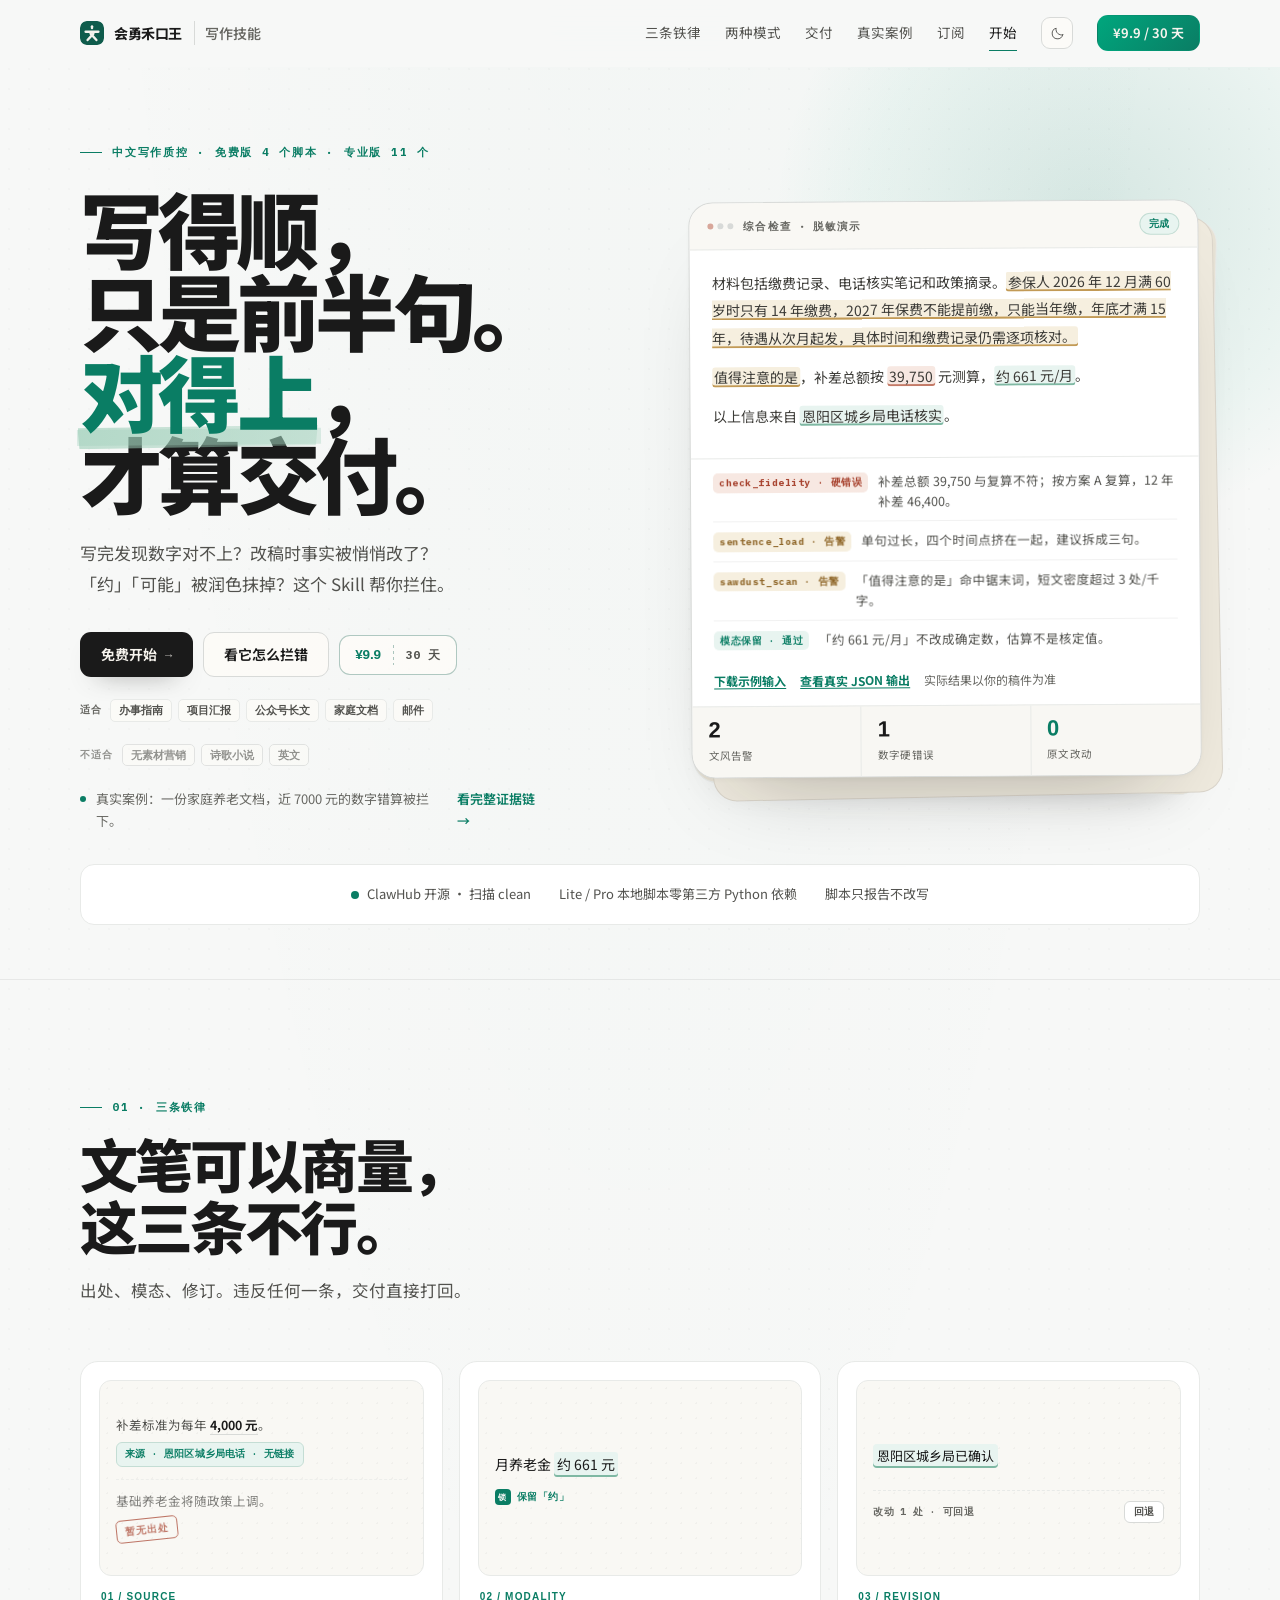
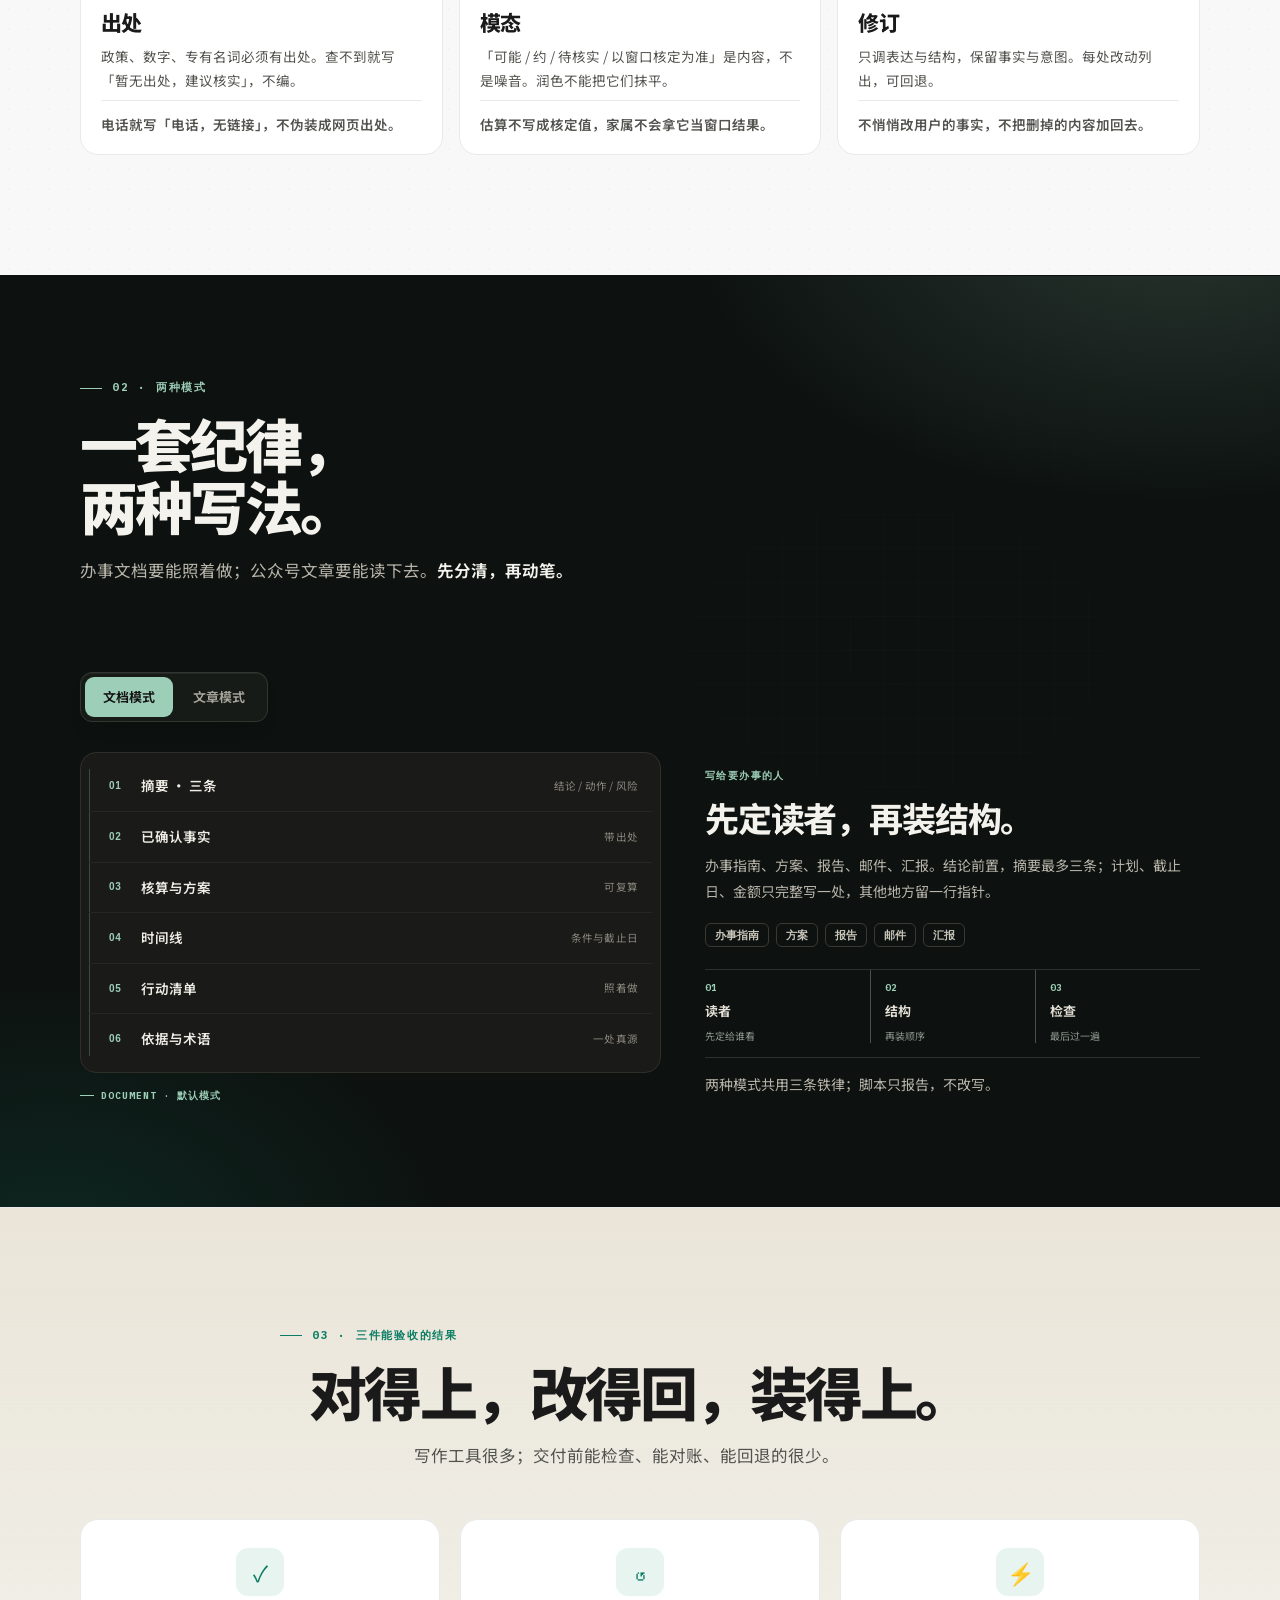
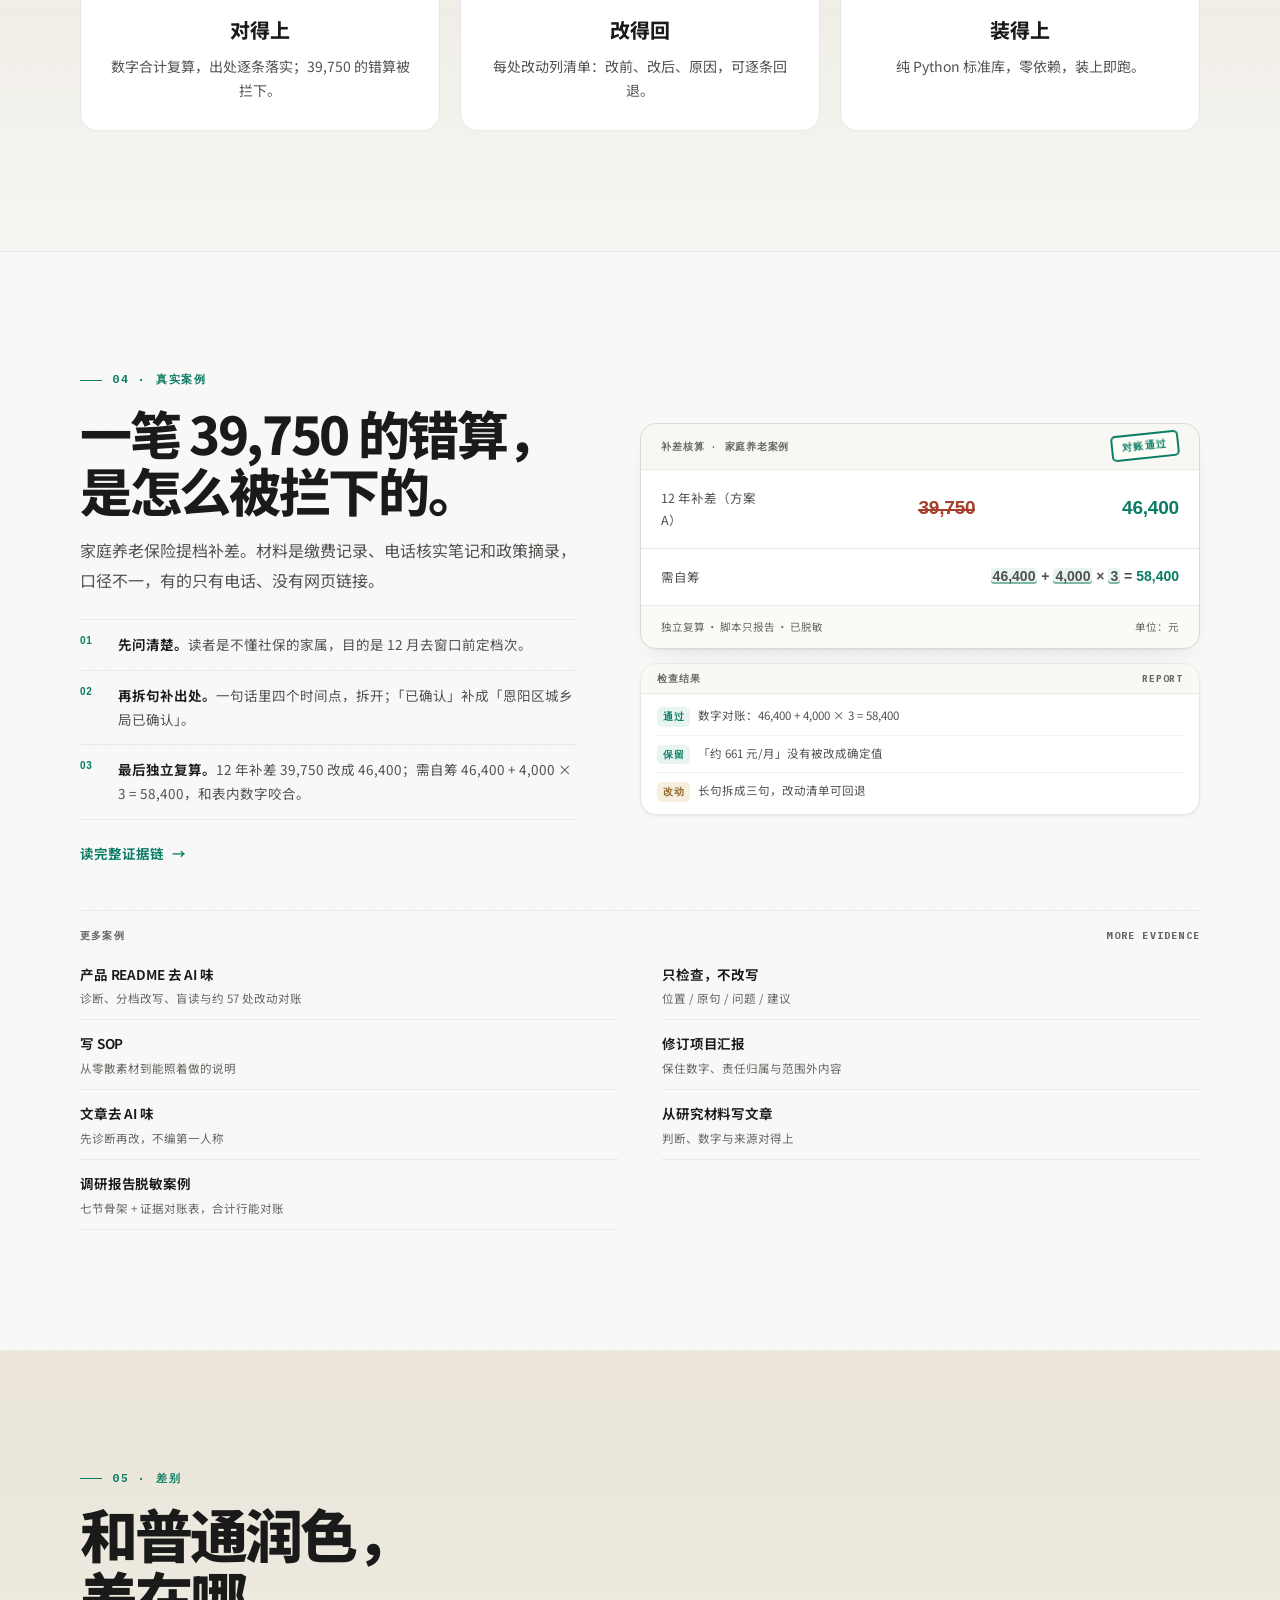
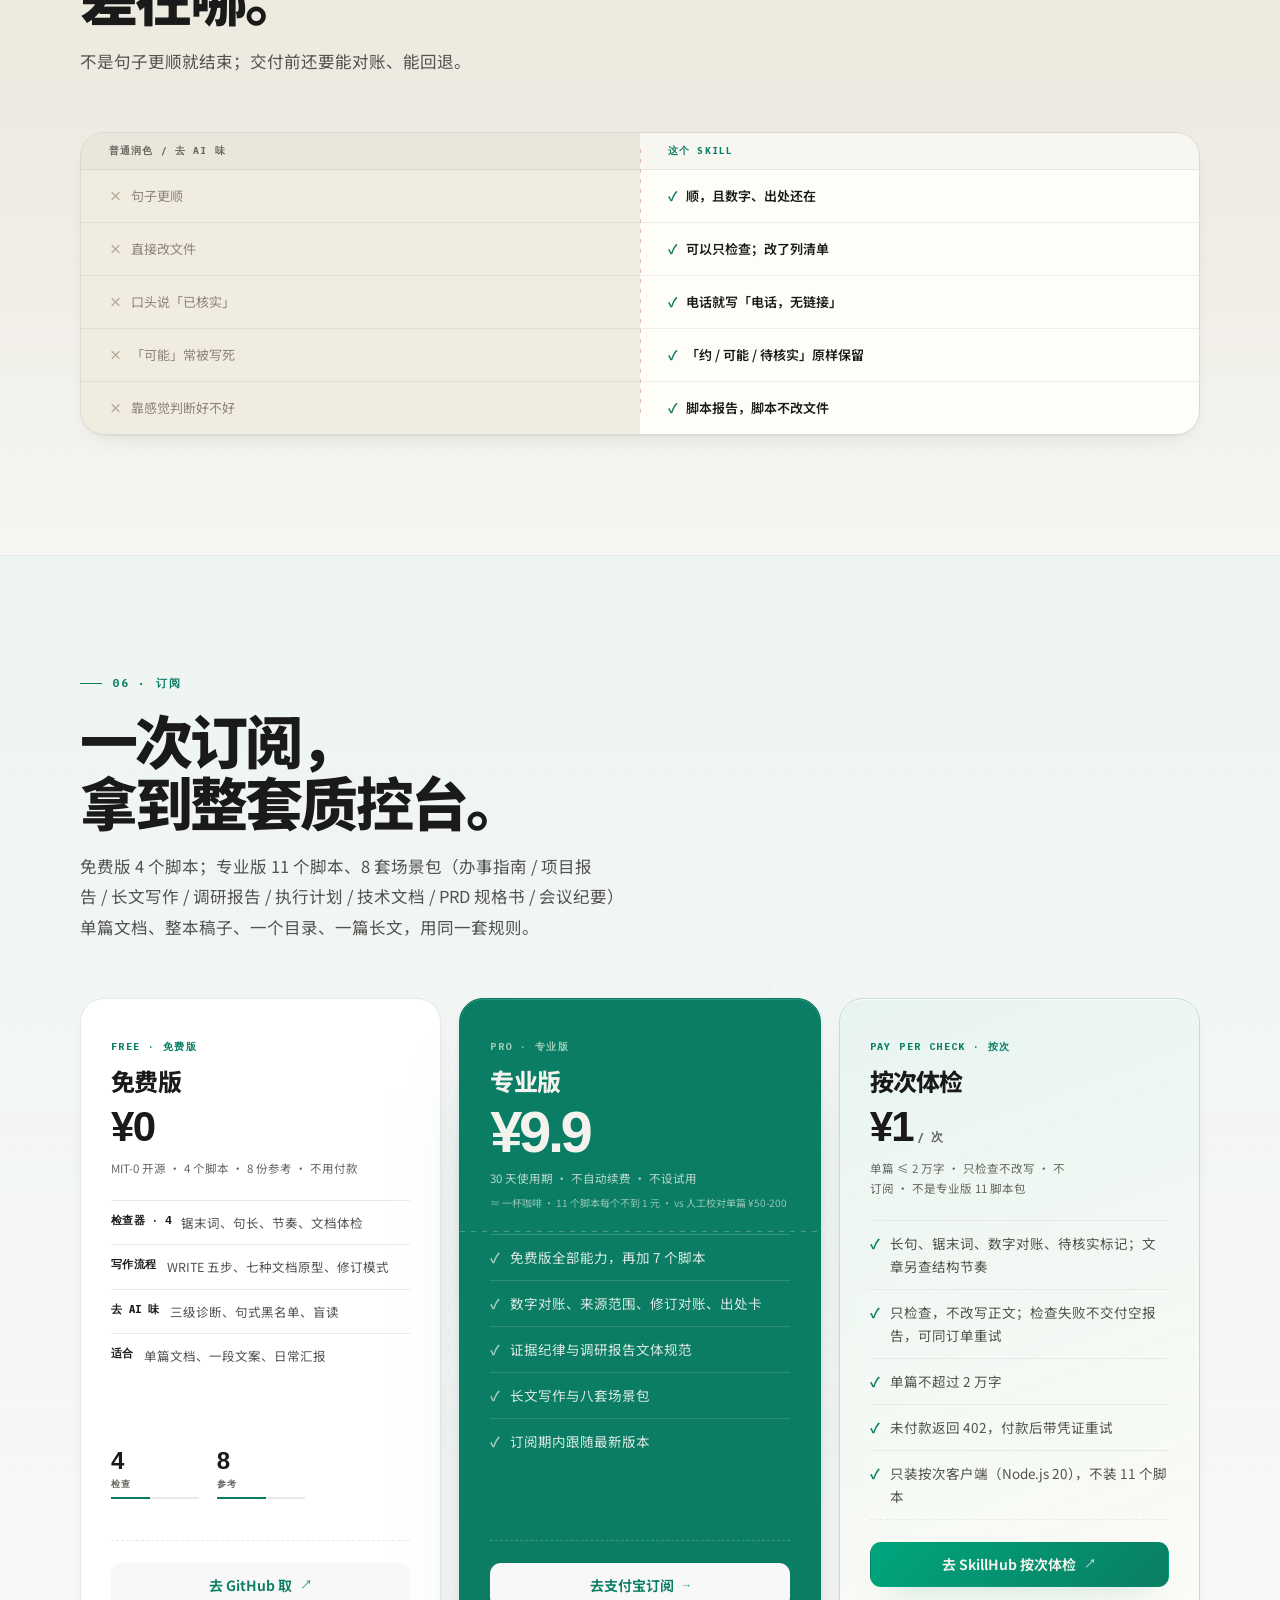
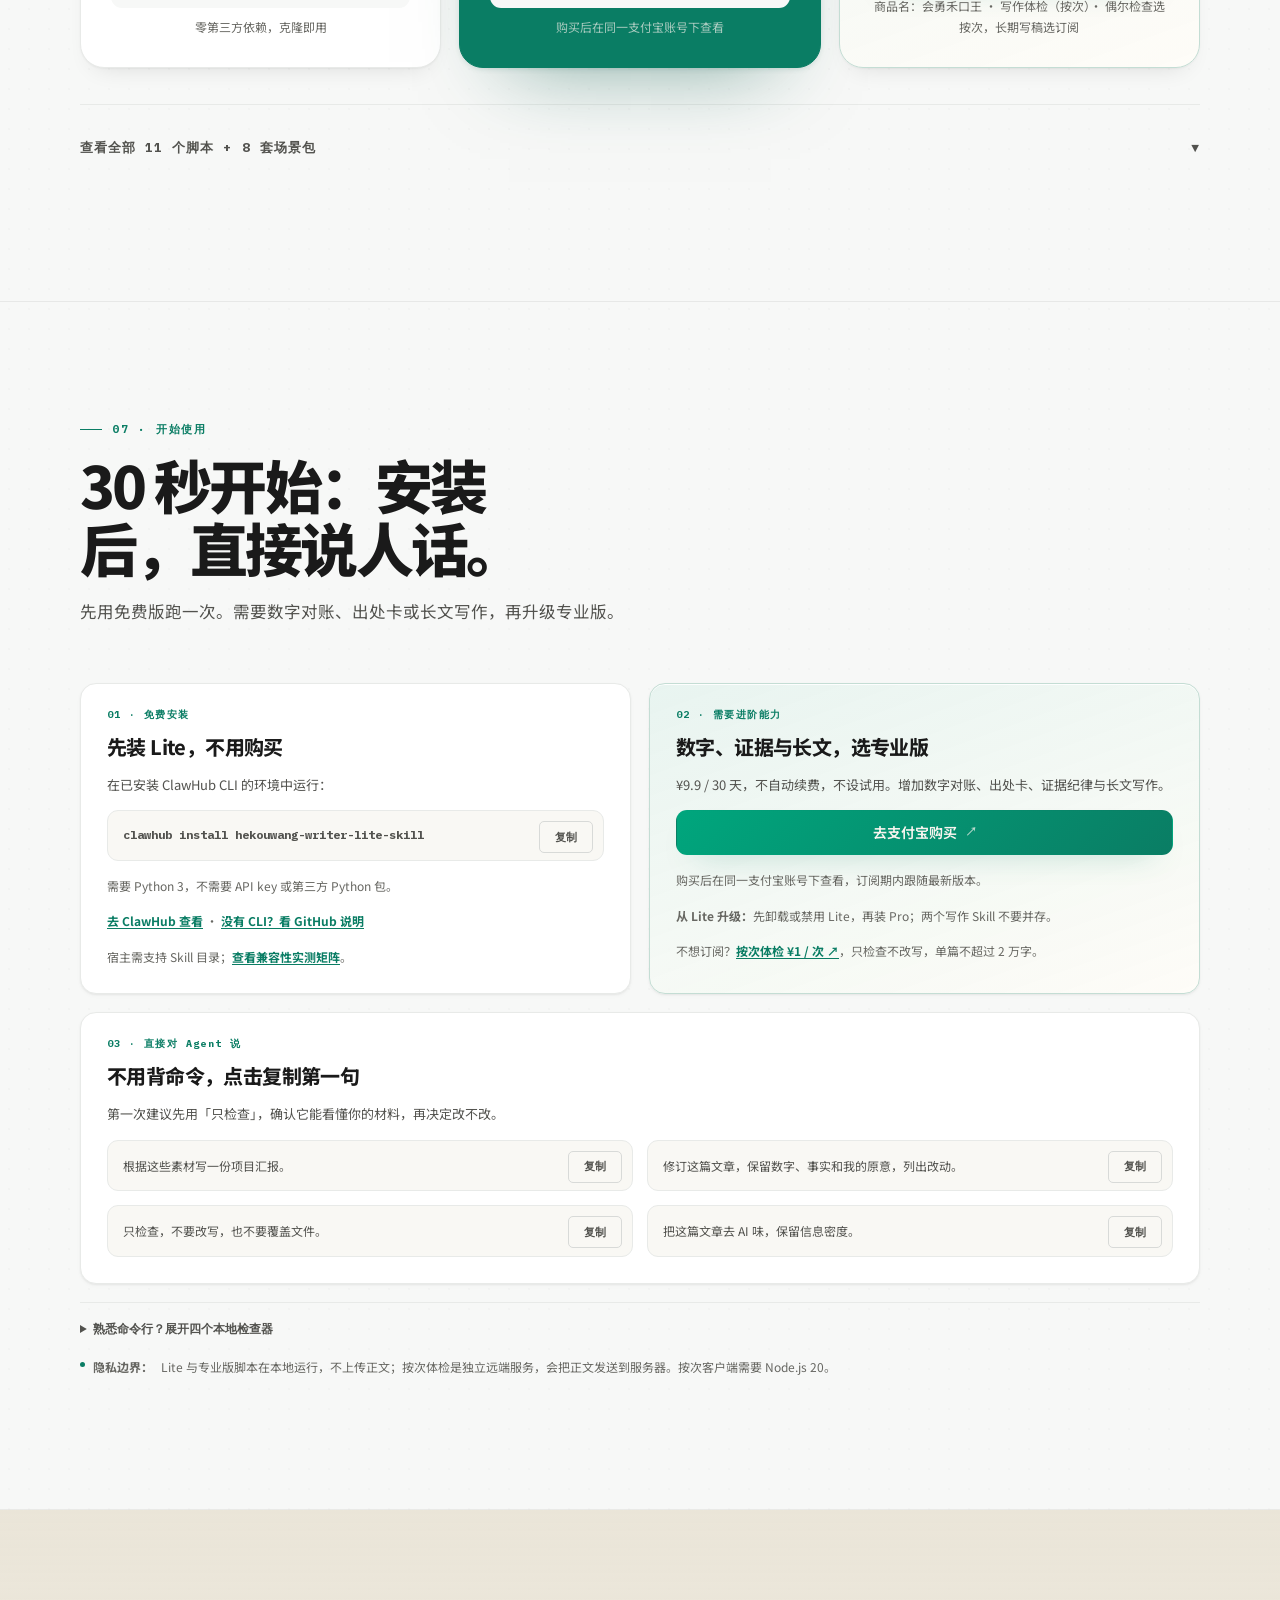
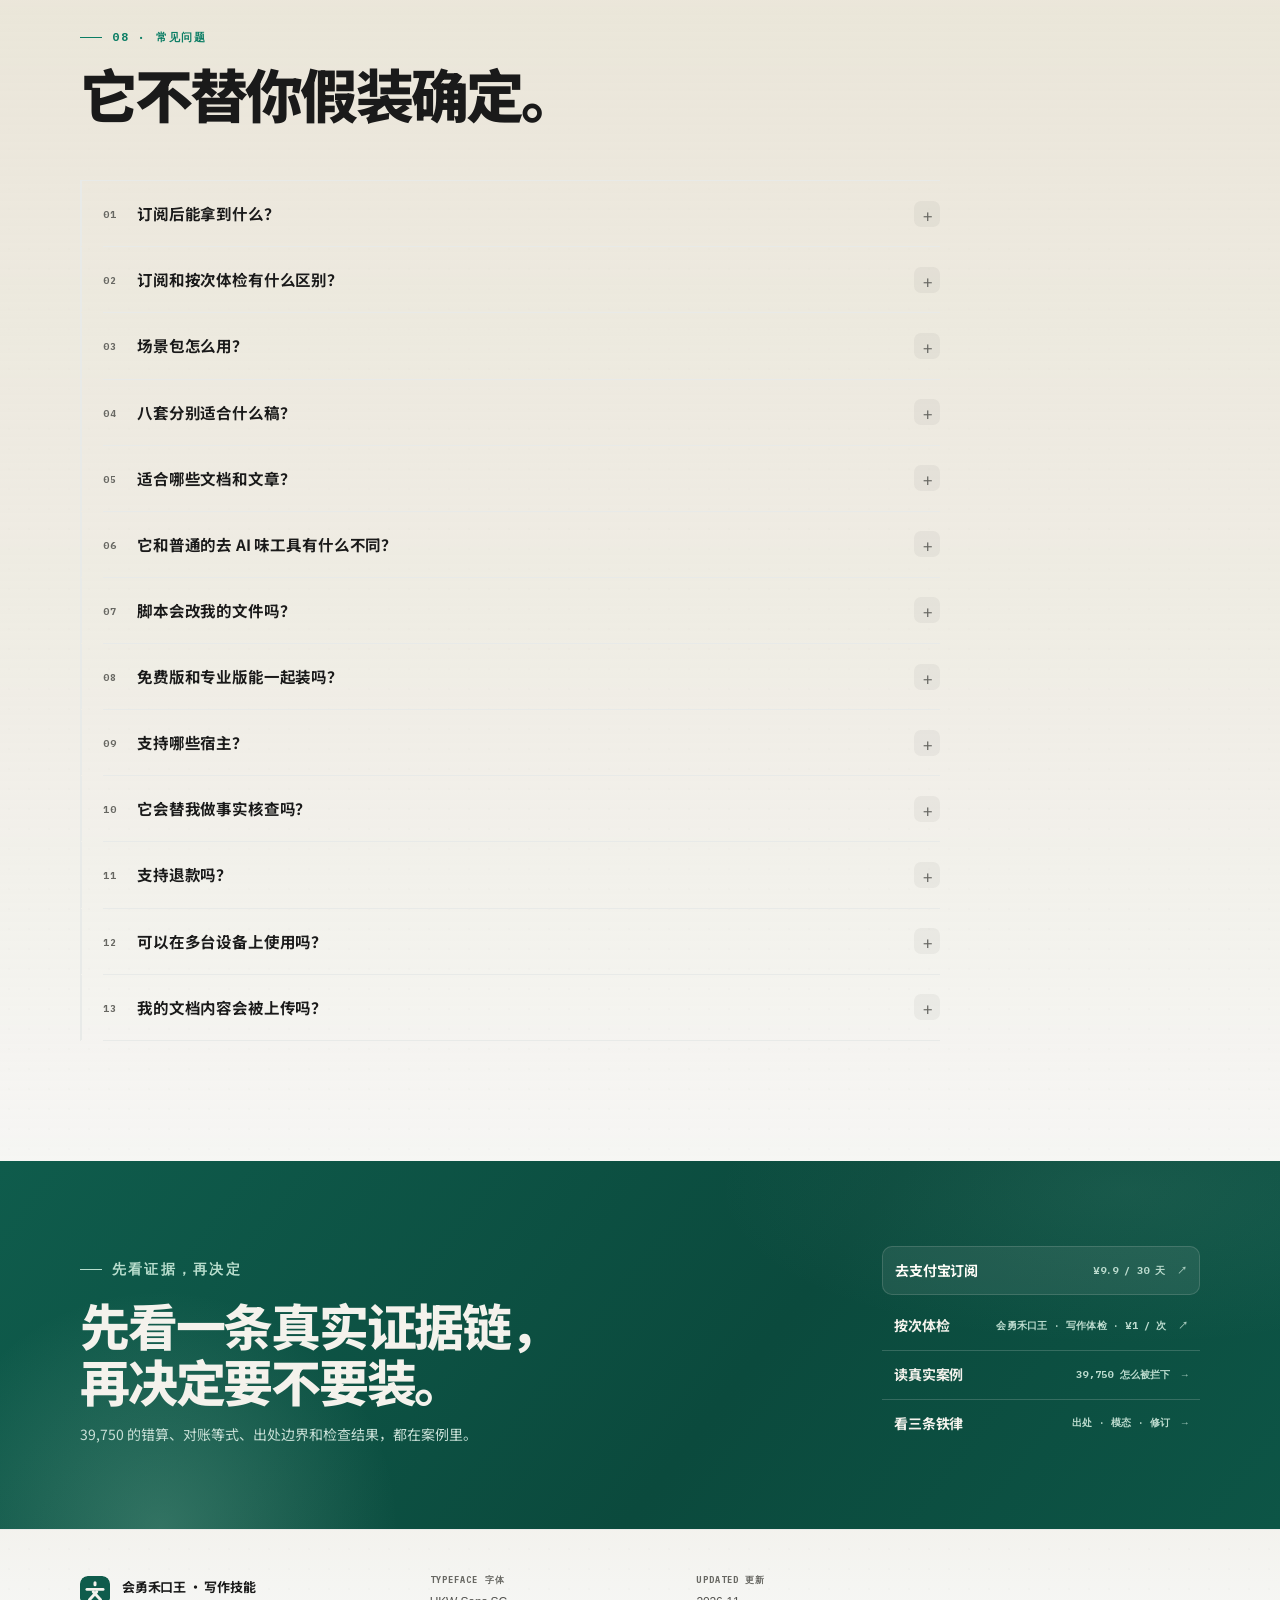
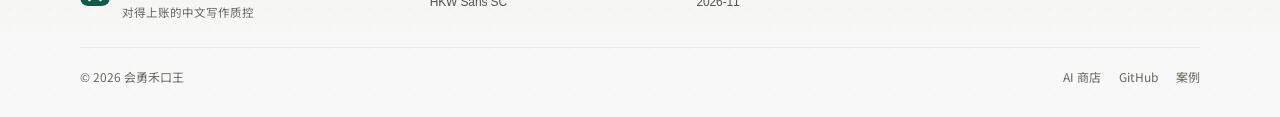
<file: docs/index.html>
<!doctype html>
<html lang="zh-CN">
<head>
<meta charset="utf-8">
<meta name="viewport" content="width=device-width, initial-scale=1">
<script>(function(){document.documentElement.classList.add('js');try{var s=localStorage.getItem('hkw-theme');var d=s?s==='dark':matchMedia('(prefers-color-scheme: dark)').matches;document.documentElement.dataset.theme=d?'dark':'light';}catch(e){document.documentElement.dataset.theme='light';}})();</script>
<meta name="description" content="会勇禾口王 · 写作技能：对得上账的中文写作质控。免费版 4 个检查器开源可用；专业版 11 个只报告不改写的脚本、证据纪律、文体规范与八套场景包，¥9.9 / 30 天订阅；也可按次体检，¥1 / 次。">
<meta name="robots" content="index,follow,max-image-preview:large">
<meta name="theme-color" content="#f7f8f7" media="(prefers-color-scheme: light)">
<meta name="theme-color" content="#111513" media="(prefers-color-scheme: dark)">
<link rel="canonical" href="https://huiyonghkw.github.io/hekouwang-writer-lite-skill/">
<meta property="og:type" content="website">
<meta property="og:locale" content="zh_CN">
<meta property="og:site_name" content="会勇禾口王 · 写作技能">
<meta property="og:title" content="免费版把话说清楚，专业版让数字对得上">
<meta property="og:description" content="中文写作质控：本地写作、修订、只检查与去 AI 味；专业版增加数字对账、证据纪律与 8 套场景包。">
<meta property="og:url" content="https://huiyonghkw.github.io/hekouwang-writer-lite-skill/">
<meta property="og:image" content="https://huiyonghkw.github.io/hekouwang-writer-lite-skill/writer-skill-overview.jpg">
<meta property="og:image:width" content="1200">
<meta property="og:image:height" content="630">
<meta property="og:image:alt" content="中文写作的质量控制台：素材输入、写作修订、检查器与可核对交付">
<meta name="twitter:card" content="summary_large_image">
<meta name="twitter:title" content="会勇禾口王 · 写作技能">
<meta name="twitter:description" content="免费版把话说清楚，专业版让数字对得上。">
<meta name="twitter:image" content="https://huiyonghkw.github.io/hekouwang-writer-lite-skill/writer-skill-overview.jpg">
<link rel="preload" href="fonts/hkw-sans-sc-subset.woff2?v=8" as="font" type="font/woff2" crossorigin>
<link rel="icon" href="icon.svg?v=3" type="image/svg+xml">
<link rel="apple-touch-icon" href="icon.svg?v=3">
<link rel="stylesheet" href="tokens.css?v=7">
<title>会勇禾口王 · 写作技能 — 免费版把话说清楚，专业版让数字对得上</title>
<script type="application/ld+json">
{
  "@context": "https://schema.org",
  "@graph": [
    {
      "@type": "WebSite",
      "name": "会勇禾口王 · 写作技能",
      "url": "https://huiyonghkw.github.io/hekouwang-writer-lite-skill/",
      "inLanguage": "zh-CN"
    },
    {
      "@type": "FAQPage",
      "mainEntity": [
        {
          "@type": "Question",
          "name": "免费版和专业版能一起装吗？",
          "acceptedAnswer": {
            "@type": "Answer",
            "text": "不建议并存。先卸载或禁用 Lite，再安装 Pro，避免重复规则和路由冲突。升级后用同一篇稿子先跑只检查。"
          }
        },
        {
          "@type": "Question",
          "name": "脚本会改我的文件吗？",
          "acceptedAnswer": {
            "@type": "Answer",
            "text": "不会。所有检查器只输出报告；改不改、怎么改，由你确认。"
          }
        },
        {
          "@type": "Question",
          "name": "我的文档内容会被上传吗？",
          "acceptedAnswer": {
            "@type": "Answer",
            "text": "Lite 与专业版脚本在本地运行，不上传正文。按次体检是独立远端服务，会把正文发送到服务器检查。"
          }
        },
        {
          "@type": "Question",
          "name": "订阅和按次体检有什么区别？",
          "acceptedAnswer": {
            "@type": "Answer",
            "text": "订阅提供专业版本地写作、修订、数字对账和场景包；按次体检是独立的远端检查服务，只检查不改写，单篇不超过 2 万字。"
          }
        }
      ]
    }
  ]
}
</script>
<style>
/* ============ 基础 ============ */
/* 窄屏段尾孤行：短段落平衡断行 */
.hero-lede,.section-head .sub,.outcomes-lead .sub,.plan-note,.closing p,.outcomes-list p,.compare-row span,.install-card p,.faq-a p{text-wrap:balance}

:root{
  --ink:#1a1a1a;
  --muted:#52524e;
  --faint:#676762;
  --paper:#f7f8f7;
  --sand:#eef0ee;
  --surface:#ffffff;
  --line:#e8eae8;
  --line-2:#d8dad8;
  --green:#0a7d64;
  --green-2:#088a6e;
  --green-vivid:#00a67d;
  --mint:#9dceb8;
  --soft:#e8f4f0;
  --red:#a6402c;
  --red-soft:#f7e8e2;
  --amber:#8e6527;
  --amber-soft:#f6efdf;
  --mono:'Plex Mono',ui-monospace,SFMono-Regular,Menlo,monospace;
  --num:-apple-system,BlinkMacSystemFont,'SF Pro Display','Segoe UI','PingFang SC',sans-serif;
  --max:1180px;
  --ease:cubic-bezier(.22,1,.36,1);
  --r-lg:24px;
  --r-md:16px;
  --r-sm:9px;
  --shadow-1:0 1px 2px rgba(20,20,19,.05),0 2px 6px -2px rgba(20,20,19,.05);
  --shadow-2:0 1px 2px rgba(20,20,19,.04),0 12px 26px -16px rgba(20,20,19,.16);
  --shadow-3:0 2px 6px -2px rgba(20,20,19,.05),0 44px 88px -52px rgba(20,20,19,.34);
  --shadow:var(--shadow-3);
}
*{box-sizing:border-box}
html{scroll-behavior:smooth;scroll-padding-top:82px}
body{
  margin:0;
  background-color:var(--paper);
  background-image:
    radial-gradient(ellipse 100% 80% at 50% -20%, rgba(10,125,100,.03), transparent 50%),
    radial-gradient(rgba(26,26,26,.018) 1px, transparent 1px);
  background-size:100% 100%, 20px 20px;
  background-position:0 0, -1px -1px;
  color:var(--ink);
  font-family:var(--font);
  line-height:1.75;
  overflow-x:hidden;
  -webkit-font-smoothing:antialiased;
}
a{color:inherit;text-decoration:none}
button{font:inherit;color:inherit}
img,svg{display:block}
::selection{background:var(--mint);color:var(--ink)}
:focus-visible{outline:2px solid var(--green);outline-offset:3px;border-radius:6px}
.shell{max-width:var(--max);margin:0 auto;padding:0 30px}
.sr-only{position:absolute;width:1px;height:1px;padding:0;margin:-1px;overflow:hidden;clip:rect(0 0 0 0);white-space:nowrap;border:0}
.skip{position:fixed;left:16px;top:-60px;z-index:120;background:var(--ink);color:var(--paper);padding:10px 16px;border-radius:10px;transition:top .2s}
.skip:focus{top:12px}

/* ============ 浮动购买按钮 ============ */
.floating-cta{position:fixed;bottom:max(28px,env(safe-area-inset-bottom));right:28px;z-index:80;display:flex;align-items:center;gap:12px;padding:10px 12px;background:var(--surface);border:1px solid var(--line-2);border-radius:14px;box-shadow:var(--shadow-2);opacity:0;transform:translateY(20px) scale(.95);pointer-events:none;transition:opacity .35s var(--ease),transform .35s var(--ease)}
.floating-cta.show{opacity:1;transform:none;pointer-events:auto}
.floating-cta .btn{box-shadow:0 8px 32px -8px rgba(10,125,100,.5),0 0 0 1px rgba(10,125,100,.1)}
.floating-paid{font-size:12px;color:var(--muted);white-space:nowrap}
.floating-close{display:grid;place-items:center;width:32px;height:32px;padding:0;border:1px solid var(--line-2);border-radius:8px;background:transparent;color:var(--muted);cursor:pointer;font-size:18px;line-height:1}
.floating-close:hover{color:var(--ink);border-color:var(--ink)}
@media(max-width:680px){.floating-cta{bottom:calc(12px + env(safe-area-inset-bottom));right:12px;left:12px;gap:8px}.floating-cta .btn{flex:1;width:auto}.floating-close{width:40px;height:40px}.has-floating-cta body{padding-bottom:104px}}

/* ============ 信任条 ============ */
.trust-bar{display:flex;align-items:center;justify-content:center;gap:28px;margin-top:32px;padding:18px 24px;background:var(--surface);border:1px solid var(--line);border-radius:14px;font-size:13px;color:var(--muted)}
.trust-bar .trust-item{display:flex;align-items:center;gap:8px;white-space:nowrap}
.trust-bar .trust-dot{width:8px;height:8px;border-radius:50%;background:var(--green)}
.trust-bar .trust-star{color:#f59e0b}
.trust-bar strong{color:var(--ink);font-weight:700}
@media(max-width:680px){.trust-bar{flex-wrap:wrap;gap:14px 20px;padding:14px 18px;font-size:12px}}

/* ============ 滚动进度 ============ */
.progress{position:fixed;left:0;right:0;top:0;height:2px;z-index:100;pointer-events:none}
.progress i{display:block;height:100%;width:100%;background:var(--green);transform:scaleX(0);transform-origin:left;transition:transform .08s linear}

/* ============ 导航 ============ */
.nav{
  position:sticky;top:0;z-index:90;
  background:rgba(247,248,247,.85);
  border-bottom:1px solid transparent;
  backdrop-filter:blur(20px) saturate(1.3);
  transition:border-color .25s,background .25s;
}
.nav.is-stuck{border-bottom-color:var(--line);background:rgba(255,255,255,.92)}
.nav-inner{height:66px;display:flex;align-items:center;justify-content:space-between;gap:24px}
.brand{display:flex;align-items:center;gap:10px;font-weight:750;letter-spacing:-.03em;font-size:14px;min-width:0}
.brand img{width:24px;height:24px;border-radius:7px;flex:none}
.brand .brand-sub{color:var(--faint);font-weight:550;letter-spacing:0;padding-left:10px;margin-left:2px;border-left:1px solid var(--line-2);white-space:nowrap}
.nav-links{display:flex;align-items:center;gap:24px;font-size:13.5px;color:var(--muted)}
.nav-links a:not(.btn){position:relative;white-space:nowrap}
.nav-links a:not(.btn)::after{content:"";position:absolute;left:0;right:0;bottom:-6px;height:1px;background:var(--green);transform:scaleX(0);transform-origin:left;transition:transform .25s var(--ease)}
.nav-links a:not(.btn):hover{color:var(--ink)}
.nav-links a:not(.btn):hover::after,.nav-links a:not(.btn).is-current::after{transform:scaleX(1)}
.nav-links a:not(.btn).is-current{color:var(--ink)}

.theme-toggle{display:inline-flex;align-items:center;justify-content:center;width:32px;height:32px;flex:none;padding:0;border:1px solid var(--line-2);border-radius:9px;background:rgba(255,253,248,.55);color:var(--muted);cursor:pointer;transition:border-color .2s,color .2s,background .2s,transform .2s var(--ease)}
.theme-toggle:hover{border-color:var(--ink);color:var(--ink);transform:translateY(-1px)}
.theme-toggle svg{width:15px;height:15px;fill:none;stroke:currentColor;stroke-width:1.5;stroke-linecap:round;stroke-linejoin:round}
.theme-toggle .i-sun{display:none}
.theme-toggle .i-moon{display:block}
.theme-toggle--mobile{display:none}
:root[data-theme="dark"] .theme-toggle{background:rgba(255,253,248,.04)}
:root[data-theme="dark"] .theme-toggle .i-sun{display:block}
:root[data-theme="dark"] .theme-toggle .i-moon{display:none}
@media(max-width:960px){.theme-toggle--mobile{display:inline-flex}}
.nav-toggle{display:none;border:1px solid var(--line-2);background:rgba(255,253,248,.7);border-radius:10px;padding:8px 13px;font-size:13px;font-weight:600}
.mobile{display:none;border-top:1px solid var(--line);padding:14px 0 18px}
.mobile a{display:block;padding:9px 0;font-size:14px;color:var(--muted)}
.mobile a:last-child{color:var(--green);font-weight:650}
.nav.is-open .mobile{display:block}

/* ============ 按钮 ============ */
.btn{display:inline-flex;align-items:center;justify-content:center;gap:8px;padding:13px 20px;border-radius:11px;font-size:14px;font-weight:650;border:1px solid transparent;line-height:1.2;transition:transform .2s var(--ease),background .2s,border-color .2s,box-shadow .2s;white-space:nowrap}
.btn:hover{transform:translateY(-1px)}
.btn-primary{background:var(--ink);color:#f7f4ee;box-shadow:0 12px 26px -18px rgba(20,20,19,.7)}
.btn-primary:hover{background:#26251f}
.btn-ghost{background:rgba(255,253,248,.7);border-color:var(--line-2);color:var(--ink)}
.btn-ghost:hover{background:var(--surface);border-color:var(--ink)}
.btn-accent{background:linear-gradient(135deg,var(--green-vivid) 0%,var(--green) 100%);color:#f7f4ee;box-shadow:0 14px 30px -20px rgba(10,125,100,.8),0 0 0 0 rgba(0,166,125,0);transition:transform .2s var(--ease),box-shadow .3s,background .2s}
.btn-accent:hover{background:linear-gradient(135deg,var(--green) 0%,var(--green-2) 100%);box-shadow:0 18px 36px -22px rgba(10,125,100,.9),0 0 24px -4px rgba(0,166,125,.25)}
.btn-price{display:inline-flex;align-items:stretch;gap:0;padding:0;border:1px solid rgba(15,92,76,.32);background:rgba(255,253,248,.72);color:var(--green);border-radius:11px;overflow:hidden;transition:border-color .2s,background .2s,transform .2s var(--ease)}
.btn-price:hover{background:#fffdf8;border-color:var(--green);transform:translateY(-1px)}
.btn-price .p-num{display:flex;align-items:center;padding:12px 12px 12px 15px;font:750 13.5px/1 var(--num);letter-spacing:-.01em;font-variant-numeric:tabular-nums}
.btn-price .p-sep{width:1px;margin:9px 0;background:repeating-linear-gradient(180deg,rgba(15,92,76,.34) 0 3px,transparent 3px 6px)}
.btn-price .p-days{display:flex;align-items:center;padding:12px 15px 12px 12px;font:700 11.5px/1 var(--mono);letter-spacing:.04em;color:var(--muted)}
.btn-cream{background:var(--paper);color:var(--green)}
.btn-cream:hover{background:#fffdf8}
.btn-sm{padding:9px 15px;font-size:13px}
.btn .arrow{font-family:var(--mono);font-size:12px;opacity:.75}

/* ============ 首屏 ============ */
.hero{position:relative;padding:78px 0 54px;overflow:hidden;min-height:92vh;display:flex;flex-direction:column;justify-content:center}
.hero::before{content:"";position:absolute;width:900px;height:900px;right:-260px;top:-300px;border-radius:50%;background:radial-gradient(closest-side,rgba(10,125,100,.14),rgba(0,166,125,.05) 50%,transparent 70%);pointer-events:none;animation:heroGlow 8s ease-in-out infinite alternate}
@keyframes heroGlow{0%{opacity:.8;transform:scale(1)}100%{opacity:1;transform:scale(1.08)}}
.hero-grid{display:grid;grid-template-columns:1.04fr .96fr;gap:58px;align-items:center}
.hero-copy{max-width:620px}
.eyebrow{display:flex;align-items:center;gap:10px;margin:0;font:700 11px/1.4 var(--mono);letter-spacing:.16em;text-transform:uppercase;color:var(--green)}
.eyebrow::before{content:"";width:22px;height:1px;background:currentColor;flex:none}
.hero h1{margin:26px 0 0;font-size:clamp(48px,6.5vw,88px);line-height:0.98;letter-spacing:-.055em;font-weight:900;text-wrap:balance}
.hero h1 span{display:block;opacity:0;transform:translateY(24px);transition:opacity .7s var(--ease),transform .7s var(--ease)}
.is-ready .hero h1 span{opacity:1;transform:none}
.is-ready .hero h1 span:nth-child(1){transition-delay:.1s}
.is-ready .hero h1 span:nth-child(2){transition-delay:.22s}
.is-ready .hero h1 span:nth-child(3){transition-delay:.34s}
.hero h1 em{font-style:normal;color:var(--green);position:relative;z-index:0;white-space:nowrap}
.hero h1 em::before,.hero h1 em::after{content:"";position:absolute;z-index:-1;transform:scaleX(0);transform-origin:left;transition:transform .85s var(--ease) .5s}
.hero h1 em::before{left:-.04em;right:-.06em;bottom:.055em;height:.19em;background:rgba(157,206,184,.34);transform:rotate(-.5deg) scaleX(0);transition-delay:.44s}
.hero h1 em::after{left:-.03em;right:-.03em;bottom:.015em;height:.30em;background:linear-gradient(100deg,rgba(157,206,184,.62),rgba(157,206,184,.46) 62%,rgba(157,206,184,.34));clip-path:polygon(0 16%,100% 3%,99.2% 84%,.8% 100%)}
.is-ready .hero h1 em::before{transform:rotate(-.5deg) scaleX(1)}
.is-ready .hero h1 em::after{transform:scaleX(1)}
.hero-lede{margin:24px 0 0;max-width:32em;font-size:17px;line-height:1.88;color:var(--muted)}
.hero-actions{display:flex;flex-wrap:wrap;align-items:center;gap:10px;margin-top:32px}
.hero-foot{display:flex;gap:10px;align-items:flex-start;margin:22px 0 0;font-size:13px;line-height:1.7;color:var(--faint);max-width:36em}
.hero-foot::before{content:"";width:6px;height:6px;border-radius:50%;background:var(--green);flex:none;margin-top:.62em}
.hero-metrics{display:grid;grid-template-columns:repeat(4,1fr);gap:0;margin-top:56px;border-top:1px solid var(--line-2)}
.hero-metrics div{position:relative;padding:22px 24px 0 0}
.hero-metrics div+div{padding-left:26px;border-left:1px dashed var(--line-2)}
.hero-metrics div::before{content:"";position:absolute;left:0;top:-1px;width:26px;height:2px;background:var(--green)}
.hero-metrics div+div::before{left:26px}
.hero-metrics b{display:block;font:750 30px/1 var(--num);letter-spacing:-.03em;font-variant-numeric:tabular-nums}
.hero-metrics span{display:block;margin-top:10px;font-size:11.5px;color:var(--faint);line-height:1.55;letter-spacing:.01em}
.nw{white-space:nowrap}
.hero-scope{display:flex;flex-wrap:wrap;align-items:center;gap:6px;margin-top:22px}
.hero-scope b{font:700 10px/1 var(--mono);letter-spacing:.12em;color:var(--faint);margin-right:2px}
.hero-scope span{padding:5px 8px;border:1px solid var(--line);border-radius:5px;background:rgba(255,253,248,.6);font:700 10.5px/1 var(--mono);color:var(--muted)}

/* ============ 首屏体检卡 ============ */
.audit-wrap{position:relative;min-width:0}
.audit-wrap::before{content:"";position:absolute;inset:12px -10px -12px 10px;background:#e7e2d5;border:1px solid var(--line);border-radius:var(--r-lg);transform:rotate(1.5deg);box-shadow:0 22px 40px -34px rgba(20,20,19,.35)}
.audit-wrap::after{content:"";position:absolute;inset:20px -18px -20px 18px;background:#efeade;border:1px solid rgba(211,206,195,.7);border-radius:var(--r-lg);transform:rotate(-1.1deg)}
.audit{
  position:relative;z-index:1;background:var(--surface);border:1px solid var(--line-2);
  border-radius:var(--r-lg);box-shadow:var(--shadow-3),inset 0 1px 0 rgba(255,255,255,.9);overflow:hidden;
  transform:rotate(-.35deg);
}
.audit-bar{display:flex;align-items:center;gap:10px;padding:12px 18px;border-bottom:1px solid var(--line);background:rgba(244,242,236,.55)}
.dots{display:flex;gap:4px}
.dots i{width:6px;height:6px;border-radius:50%;background:var(--line-2)}
.dots i:first-child{background:#d8a79a}
.audit-title{font:700 10.5px/1 var(--mono);letter-spacing:.1em;text-transform:uppercase;color:var(--faint)}
.audit-state{margin-left:auto;font:700 10px/1 var(--mono);letter-spacing:.08em;color:var(--faint);padding:5px 8px;border:1px solid var(--line);border-radius:999px;transition:color .3s,border-color .3s,background .3s}
.audit.play .audit-state{color:var(--green);border-color:#c4ddd4;background:var(--soft)}
.audit-doc{position:relative;padding:20px 22px 16px;font-size:14px;line-height:1.95;color:#3d3c38;overflow:hidden}
.audit-doc p{margin:0 0 12px}
.audit-doc p:last-child{margin-bottom:0}
.audit-doc mark{background:transparent;color:inherit;padding:0 2px;border-radius:3px}
.audit.play .m-long{animation:markAmber .45s var(--ease) .85s both}
.audit.play .m-sawdust{animation:markAmber .35s var(--ease) 1.12s both}
.audit.play .m-num{animation:markRed .4s var(--ease) 1.35s both}
.audit.play .m-modal{animation:markGreen .4s var(--ease) 1.58s both}
.audit.play .m-source{animation:markGreen .4s var(--ease) 1.8s both}
@keyframes markAmber{from{background:transparent;box-shadow:inset 0 0 0 rgba(142,101,39,0)}to{background:var(--amber-soft);box-shadow:inset 0 -2px 0 #c29a56}}
@keyframes markRed{from{background:transparent;box-shadow:inset 0 0 0 rgba(166,64,44,0)}to{background:var(--red-soft);box-shadow:inset 0 -2px 0 #c47a67}}
@keyframes markGreen{from{background:transparent;box-shadow:inset 0 0 0 rgba(15,92,76,0)}to{background:var(--soft);box-shadow:inset 0 -2px 0 #7fb8a3}}
.audit-scan{position:absolute;left:0;right:0;top:0;height:100%;pointer-events:none;transform:translateY(-100%);background:linear-gradient(180deg,rgba(157,206,184,0) 0%,rgba(157,206,184,.10) 46%,rgba(157,206,184,.55) 49.4%,#0f5c4c 50%,rgba(157,206,184,.55) 50.6%,rgba(157,206,184,0) 54%,rgba(157,206,184,0) 100%);opacity:0}
.audit.play .audit-scan{animation:scan 2.1s cubic-bezier(.45,0,.25,1) .15s both}
@keyframes scan{0%{transform:translateY(-100%);opacity:0}8%{opacity:1}90%{opacity:1}100%{transform:translateY(100%);opacity:0}}
.audit-findings{display:none;list-style:none;margin:0;padding:4px 22px 12px;border-top:1px solid var(--line)}
.audit.play .audit-findings{display:block}
.audit-findings li{display:flex;gap:10px;align-items:flex-start;padding:9px 0;border-bottom:1px solid rgba(20,20,19,.06);font-size:12.5px;line-height:1.6;color:var(--muted);opacity:0;transform:translateY(6px)}
.audit-findings li:last-child{border-bottom:0}
.audit-evidence{display:flex;flex-wrap:wrap;gap:8px 14px;margin:0;padding:0 22px 14px;font-size:12px;line-height:1.7;color:var(--faint)}
.audit-evidence a{color:var(--green);font-weight:700;text-decoration:underline;text-underline-offset:2px}
.audit.play .audit-findings li{animation:riseIn .45s var(--ease) both}
.audit.play .audit-findings li:nth-child(1){animation-delay:1.15s}
.audit.play .audit-findings li:nth-child(2){animation-delay:1.35s}
.audit.play .audit-findings li:nth-child(3){animation-delay:1.55s}
.audit.play .audit-findings li:nth-child(4){animation-delay:1.75s}
@keyframes riseIn{from{opacity:0;transform:translateY(6px)}to{opacity:1;transform:none}}
.tag{flex:none;font:700 9.5px/1 var(--mono);letter-spacing:.06em;padding:5px 6px;border-radius:5px;margin-top:1px}
.tag.red{color:var(--red);background:var(--red-soft)}
.tag.amber{color:var(--amber);background:var(--amber-soft)}
.tag.green{color:var(--green);background:var(--soft)}
.audit-report{display:grid;grid-template-columns:repeat(3,1fr);border-top:1px solid var(--line);background:rgba(244,242,236,.62)}
.audit-report div{padding:12px 16px;border-right:1px solid var(--line)}
.audit-report div:last-child{border-right:0}
.audit-report b{display:block;font:750 22px/1 var(--num);letter-spacing:-.02em;font-variant-numeric:tabular-nums}
.audit-report span{display:block;margin-top:6px;font-size:10.5px;color:var(--faint);letter-spacing:.02em}
.audit-report .ok{color:var(--green)}

/* ============ 通用 section ============ */
.section{padding:120px 0;border-top:1px solid rgba(20,20,19,.07);position:relative}
.section--soft{background:linear-gradient(180deg,rgba(228,240,236,.5),rgba(244,242,236,0) 72%)}
.section--sand{background:linear-gradient(180deg,rgba(232,226,211,.86),rgba(232,226,211,.52) 58%,rgba(244,242,236,.30))}
.section--sand.section{border-top-color:rgba(20,20,19,.055)}
.section-head{max-width:760px}
.section-head{margin-bottom:56px}
.section-head h2{margin:16px 0 0;font-size:clamp(34px,5vw,58px);line-height:1.08;letter-spacing:-.05em;font-weight:850;text-wrap:balance}
.section-head .sub{margin:18px 0 0;font-size:16.5px;line-height:1.85;color:var(--muted);max-width:42em}
.section-head .sub b{color:var(--ink);font-weight:650}
.section-head--wide{max-width:none}

/* 入场 */
.reveal{opacity:1;transform:none}
.js .reveal{opacity:0;transform:translateY(18px);transition:opacity .7s var(--ease),transform .7s var(--ease);transition-delay:var(--d,0s)}
.js .reveal.on{opacity:1;transform:none}

/* ============ 三条铁律 ============ */
.laws{display:grid;grid-template-columns:repeat(3,1fr);gap:16px;margin-top:44px}
.law{background:var(--surface);border:1px solid var(--line);border-radius:18px;padding:18px;display:flex;flex-direction:column;gap:16px;transition:border-color .25s,box-shadow .35s,transform .3s var(--ease);position:relative;overflow:hidden}
.law::before{content:"";position:absolute;inset:-1px;background:linear-gradient(135deg,rgba(10,125,100,.1),transparent 50%);border-radius:inherit;opacity:0;transition:opacity .3s}
.law:hover{border-color:var(--green);box-shadow:0 28px 56px -44px rgba(10,125,100,.4);transform:translateY(-4px)}
.law:hover::before{opacity:1}
.law-stage{position:relative;height:196px;border-radius:12px;border:1px solid var(--line);background-color:rgba(244,242,236,.55);background-image:radial-gradient(rgba(20,20,19,.035) 1px,transparent 1px);background-size:15px 15px;padding:16px;overflow:hidden;display:flex;flex-direction:column;justify-content:center;gap:12px}
.stage-row{display:flex;flex-direction:column;gap:7px;min-width:0}
.stage-row p{margin:0;font-size:12.5px;line-height:1.65;color:var(--muted)}
.stage-row p b{color:var(--ink);font-weight:650;border-bottom:1px solid var(--line-2)}
.stage-row.is-dim{opacity:.72;border-top:1px dashed var(--line);padding-top:11px}
.source-chip{display:inline-flex;align-self:flex-start;gap:6px;align-items:center;padding:5px 8px;border:1px solid #c4ddd4;border-radius:6px;background:var(--soft);font:700 9.5px/1.3 var(--mono);letter-spacing:.02em;color:var(--green);opacity:0;transform:translateY(5px)}
.law.play .source-chip{animation:riseIn .5s var(--ease) .3s both}
.stamp{display:inline-flex;align-self:flex-start;padding:5px 8px;border:1.5px solid var(--red);border-radius:5px;color:var(--red);font:750 9.5px/1.2 var(--mono);letter-spacing:.1em;transform:rotate(-6deg);opacity:0}
.law.play .stamp{animation:stampIn .45s var(--ease) .95s both}
@keyframes stampIn{0%{opacity:0;transform:rotate(-6deg) scale(1.35)}70%{opacity:1;transform:rotate(-6deg) scale(.96)}100%{opacity:1;transform:rotate(-6deg) scale(1)}}
.modal-line{margin:0;font-size:14px;line-height:1.6;color:var(--ink)}
.token-wrap{position:relative;display:inline-block;padding:1px 3px;border-radius:3px}
.law.play .token-wrap{animation:tokenHold .5s var(--ease) 1.15s both}
@keyframes tokenHold{0%,100%{background:var(--soft);box-shadow:inset 0 -2px 0 #7fb8a3}35%,55%{background:#f3dfd8;box-shadow:inset 0 -2px 0 var(--red);transform:translateX(-2px)}45%{transform:translateX(2px)}}
.strike{position:absolute;left:0;right:0;top:52%;height:2px;background:var(--red);transform:scaleX(0);transform-origin:left;opacity:0}
.law.play .strike{animation:strikeTry 1s var(--ease) .7s both}
@keyframes strikeTry{0%{transform:scaleX(0);opacity:0}30%{transform:scaleX(1);opacity:1}55%{transform:scaleX(1);opacity:1}100%{transform:scaleX(0);opacity:0}}
.lock-badge{display:inline-flex;align-self:flex-start;gap:6px;align-items:center;font:700 9.5px/1 var(--mono);letter-spacing:.05em;color:var(--green);opacity:0}
.lock-badge::before{content:"锁";display:grid;place-items:center;width:16px;height:16px;border-radius:4px;background:var(--green);color:var(--paper);font:700 8px/1 var(--mono)}
.law.play .lock-badge{animation:riseIn .4s var(--ease) 1.35s both}
.diff-line{position:relative;display:flex;flex-wrap:wrap;gap:6px;align-items:center;font-size:13px;line-height:1.7;min-height:44px}
.diff-del,.diff-add{display:inline-block;padding:1px 4px;border-radius:4px;transition:opacity .25s,background .25s}
.diff-del{display:none;color:var(--muted);text-decoration:line-through;text-decoration-color:#c47a67}
.diff-add{background:var(--soft);color:var(--ink);box-shadow:inset 0 -2px 0 #7fb8a3}
.law.play .diff-add{animation:markGreen .5s var(--ease) .35s both}
.law.is-reverted .diff-add{display:none}
.law.is-reverted .diff-del{display:inline-block;text-decoration:none;background:rgba(20,20,19,.055);color:var(--ink);box-shadow:none}
.diff-foot{display:flex;align-items:center;justify-content:space-between;gap:10px;border-top:1px dashed var(--line);padding-top:10px;font:700 9.5px/1 var(--mono);letter-spacing:.04em;color:var(--faint)}
.rollback{border:1px solid var(--line-2);background:var(--surface);border-radius:6px;padding:5px 9px;font:700 10px/1 var(--mono);color:var(--muted);cursor:pointer;transition:border-color .2s,color .2s}
.rollback:hover{border-color:var(--green);color:var(--green)}
.law-copy{display:flex;flex-direction:column;gap:8px;padding:0 2px}
.law-num{font:650 10px/1 var(--num);letter-spacing:.12em;color:var(--green);font-variant-numeric:tabular-nums}
.law h3{margin:0;font-size:21px;line-height:1.2;letter-spacing:-.03em;font-weight:780}
.law-copy>p{margin:0;font-size:13.5px;line-height:1.8;color:var(--muted)}
.law-rule{margin-top:2px;padding-top:11px;border-top:1px solid var(--line);font-size:12px;color:var(--ink);font-weight:600}

/* ============ 两种模式（深色） ============ */
.modes{background:#0d1210;color:#f4f2ec;padding:104px 0;position:relative;overflow:hidden;border-top:1px solid #0d1210}
.modes::before{content:"";position:absolute;inset:0;pointer-events:none;background:
  radial-gradient(58% 46% at 92% -6%,rgba(157,206,184,.18),transparent 66%),
  radial-gradient(44% 40% at 4% 104%,rgba(15,92,76,.28),transparent 70%)}
.modes::after{content:"";position:absolute;inset:0;pointer-events:none;opacity:.34;background-image:
  linear-gradient(rgba(255,255,255,.038) 1px,transparent 1px),
  linear-gradient(90deg,rgba(255,255,255,.038) 1px,transparent 1px);
  background-size:34px 34px;
  -webkit-mask-image:radial-gradient(58% 54% at 70% 40%,#000 4%,transparent 72%);
  mask-image:radial-gradient(58% 54% at 70% 40%,#000 4%,transparent 72%)}
.modes .eyebrow{color:var(--mint)}
.modes .section-head h2{color:#f4f2ec}
.modes .section-head .sub{color:#b9b5aa}
.modes .section-head .sub b{color:#f4f2ec}
.mode-tabs{position:relative;display:inline-flex;gap:2px;padding:4px;border:1px solid #333630;background:#161b18;border-radius:12px;margin-top:30px;box-shadow:inset 0 1px 0 rgba(255,255,255,.06),0 10px 24px -18px rgba(0,0,0,.8)}
.mode-tab{position:relative;z-index:1;border:0;background:transparent;padding:9px 18px;border-radius:9px;font-size:13px;font-weight:650;color:#a8a49a;cursor:pointer;transition:color .25s}
.mode-tab[aria-selected="true"]{color:#141413}
.mode-indicator{position:absolute;z-index:0;top:4px;left:4px;height:calc(100% - 8px);border-radius:9px;background:var(--mint);transition:transform .32s var(--ease),width .32s var(--ease)}
.mode-panels{margin-top:30px}
.mode-panel{display:grid;grid-template-columns:1.08fr .92fr;gap:44px;align-items:center}
.mode-panel[hidden]{display:none}
.modes .shell{position:relative;z-index:1}
.mode-visual{min-width:0}
.outline{border:1px solid #2f2f2a;background:#1a1a18;border-radius:16px;padding:8px;position:relative}
.outline::before{content:"";position:absolute;left:8px;top:16px;bottom:16px;width:1px;background:#2f5148}
.outline-row{display:flex;align-items:center;gap:14px;padding:13px 14px 13px 20px;border-bottom:1px solid #262622;opacity:0;transform:translateX(-8px)}
.outline-row:last-child{border-bottom:0}
.modes.in-view .mode-panel.is-active .outline-row{animation:rowIn .5s var(--ease) both;animation-delay:calc(var(--i) * 90ms + 120ms)}
@keyframes rowIn{from{opacity:0;transform:translateX(-8px)}to{opacity:1;transform:none}}
.outline-row .n{font:650 10px/1 var(--num);color:var(--mint);letter-spacing:.06em;width:18px;flex:none;font-variant-numeric:tabular-nums}
.outline-row .t{font-size:13.5px;color:#eeece4;font-weight:600}
.outline-row .s{margin-left:auto;font-size:10.5px;color:#8a877d;letter-spacing:.02em;text-align:right}
.mode-badge{display:inline-flex;align-items:center;gap:7px;margin-top:18px;font:700 9.5px/1 var(--mono);letter-spacing:.1em;color:var(--mint)}
.mode-badge::before{content:"";width:14px;height:1px;background:currentColor}
.mode-copy .label{font:700 10px/1 var(--mono);letter-spacing:.14em;color:var(--mint)}
.mode-copy h3{margin:12px 0 0;font-size:clamp(24px,2.7vw,34px);line-height:1.2;letter-spacing:-.035em;font-weight:750;color:#f4f2ec}
.mode-copy p{margin:14px 0 0;font-size:14px;line-height:1.85;color:#b9b5aa}
.mode-list{list-style:none;margin:18px 0 0;padding:0;display:flex;flex-wrap:wrap;gap:7px}
.mode-flow{display:grid;grid-template-columns:repeat(3,1fr);margin-top:22px;border-top:1px solid #2c322e}
.mode-flow div{position:relative;padding:13px 12px 0 0;min-width:0}
.mode-flow div+div{padding-left:14px;border-left:1px solid #48524c}
.mode-flow b{display:block;font:700 9px/1 var(--mono);letter-spacing:.1em;color:var(--mint)}
.mode-flow span{display:block;margin-top:8px;font-size:13px;font-weight:650;letter-spacing:-.01em;color:#e4e0d5}
.mode-flow em{display:block;margin-top:5px;font-style:normal;font-size:10px;line-height:1.5;color:#8d968f}
.mode-flow div:first-child{padding-right:14px}
.mode-foot{margin:22px 0 0;padding-top:14px;border-top:1px solid #2c322e;font-size:11px;line-height:1.7;color:#928f84}
.mode-list li{padding:6px 9px;border:1px solid #3a3a34;border-radius:6px;font:700 10.5px/1 var(--mono);color:#c9c5ba}
.rhythm-wrap{border:1px solid #2f2f2a;background:#1a1a18;border-radius:16px;padding:16px 16px 12px}
.rhythm{display:flex;align-items:flex-end;gap:5px;height:172px}
.rhythm i{flex:1;height:calc(var(--h) * 1%);background:#3b564d;border-radius:2px 2px 0 0;transform-origin:bottom;transform:scaleY(0)}
.rhythm i.hot{background:#c29a56}
.modes.in-view .mode-panel.is-active .rhythm i{animation:barGrow .6s var(--ease) both;animation-delay:calc(var(--i) * 32ms + 140ms)}
@keyframes barGrow{from{transform:scaleY(0)}to{transform:scaleY(1)}}
.rhythm-meta{display:flex;justify-content:space-between;gap:10px;margin-top:10px;font:700 9.5px/1 var(--mono);letter-spacing:.06em;color:#8a877d}
.diag-chips{display:flex;flex-wrap:wrap;gap:6px;margin-top:14px}
.diag-chips span{padding:6px 9px;border:1px solid #3a3a34;border-radius:5px;font-size:10.5px;color:#a8a49a;opacity:0;transform:translateY(4px)}
.modes.in-view .mode-panel.is-active .diag-chips span{animation:riseIn .45s var(--ease) both;animation-delay:calc(var(--i) * 60ms + 480ms)}
.diag-chips span.hit{border-color:#6d5a37;color:#d9bd8a;background:rgba(194,154,86,.08)}
.flow{display:flex;align-items:center;gap:8px;margin-top:14px;font:700 10.5px/1 var(--mono);color:#c9c5ba}
.flow i{font-style:normal;color:#8f978f}
.flow b{padding:6px 8px;border-radius:5px;background:#22322c;color:var(--mint);font-weight:650}
.flow em{font-style:normal;color:#5d5a52}

/* ============ 真实案例 ============ */
.case-grid{display:grid;grid-template-columns:.94fr 1.06fr;gap:64px;align-items:center}
.case-copy h2{margin:16px 0 0;font-size:clamp(32px,4.4vw,52px);line-height:1.1;letter-spacing:-.045em;font-weight:800;text-wrap:balance}
.case-copy .lead{margin:18px 0 0;font-size:16px;line-height:1.85;color:var(--muted);max-width:38em}
.case-steps{list-style:none;margin:24px 0 0;padding:0;display:grid;gap:0;border-top:1px solid var(--line)}
.case-steps li{display:grid;grid-template-columns:26px 1fr;gap:12px;padding:13px 0;border-bottom:1px solid var(--line);font-size:13.5px;line-height:1.75;color:var(--muted)}
.case-steps b{color:var(--ink);font-weight:650}
.case-steps .n{font:650 10px/1.5 var(--num);color:var(--green);letter-spacing:.06em;font-variant-numeric:tabular-nums}
.case-link{display:inline-flex;align-items:center;gap:8px;margin-top:22px;font-size:13.5px;font-weight:650;color:var(--green)}
.case-link:hover{gap:12px}
.case-link{transition:gap .2s}
.more-cases{margin-top:44px;border-top:1px solid var(--line);padding-top:20px}
.more-head{display:flex;justify-content:space-between;gap:12px;font:700 10px/1 var(--mono);letter-spacing:.12em;color:var(--faint)}
.more-grid{display:grid;grid-template-columns:1fr 1fr;gap:0 44px;margin-top:10px}
.more-grid a{display:flex;flex-direction:column;gap:4px;padding:12px 0;border-bottom:1px solid var(--line);color:var(--ink)}
.more-grid a b{font-size:13.5px;font-weight:650;letter-spacing:-.01em;transition:color .2s}
.more-grid a span{font-size:11.5px;color:var(--faint);line-height:1.5}
.more-grid a:hover b{color:var(--green)}

/* ============ 案例侧边 ============ */
.case-side{display:flex;flex-direction:column;gap:14px;min-width:0}
.check-card{background:var(--surface);border:1px solid var(--line);border-radius:var(--r-md);overflow:hidden;box-shadow:var(--shadow-1),inset 0 1px 0 rgba(255,255,255,.9)}
.check-head{display:flex;align-items:center;justify-content:space-between;gap:10px;padding:10px 16px;border-bottom:1px solid var(--line);background:rgba(244,242,236,.5);font:700 9.5px/1 var(--mono);letter-spacing:.08em;color:var(--faint)}
.check-card ul{list-style:none;margin:0;padding:4px 16px}
.check-card li{display:flex;gap:8px;align-items:flex-start;padding:8px 0;border-bottom:1px solid rgba(20,20,19,.06);font-size:11.5px;line-height:1.65;color:var(--muted)}
.check-card li:last-child{border-bottom:0}
.ledger-card{position:relative;background:var(--surface);border:1px solid var(--line-2);border-radius:var(--r-md);box-shadow:var(--shadow-2),inset 0 1px 0 rgba(255,255,255,.9);overflow:hidden}
.ledger-head{display:flex;align-items:center;justify-content:space-between;gap:12px;min-height:46px;padding:9px 20px;border-bottom:1px solid var(--line);background:rgba(244,242,236,.6);font:700 9.5px/1.4 var(--mono);letter-spacing:.08em;color:var(--faint)}
.ledger-table{width:100%;border-collapse:collapse}
.ledger-table td{padding:17px 20px;border-bottom:1px solid var(--line);vertical-align:middle}
.ledger-table tr:last-child td{border-bottom:0}
.ledger-table .label{font-size:12.5px;color:var(--muted);width:27%}
.ledger-table .val{font:650 19px/1.2 var(--num);letter-spacing:-.01em;font-variant-numeric:tabular-nums;text-align:right;white-space:nowrap}
.ledger-table .wrong{display:inline-block;color:var(--red);position:relative}
.ledger-table .wrong::after{content:"";position:absolute;left:0;right:0;top:52%;height:2px;background:var(--red);transform:scaleX(0);transform-origin:left}
.case.play .wrong::after{animation:strikeLine .45s var(--ease) .45s both}
@keyframes strikeLine{from{transform:scaleX(0)}to{transform:scaleX(1)}}
.ledger-table .right{color:var(--green)}
.ledger-table .eqline{font:600 14px/1.5 var(--num);color:var(--muted);text-align:right;white-space:nowrap;font-variant-numeric:tabular-nums}
.ledger-table .term{position:relative;padding:0 2px;border-radius:3px}
.case.play .term{animation:markGreen .45s var(--ease) both}
.case.play .term:nth-of-type(1){animation-delay:.9s}
.case.play .term:nth-of-type(2){animation-delay:1.05s}
.case.play .term:nth-of-type(3){animation-delay:1.2s}
.ledger-foot{display:flex;justify-content:space-between;gap:12px;padding:12px 20px;border-top:1px solid var(--line);font-size:10.5px;color:var(--faint);background:rgba(244,242,236,.4)}
.stamp-ok{position:static;border:2px solid var(--green);color:var(--green);padding:5px 9px;border-radius:5px;font:750 10px/1.2 var(--mono);letter-spacing:.14em;transform:rotate(-6deg) scale(1.3);opacity:0;background:rgba(255,253,248,.9)}
.case.play .stamp-ok{animation:stampIn .5s var(--ease) 1.8s both}

/* ============ 订阅 ============ */
.outcomes-grid{display:grid;grid-template-columns:.95fr 1.05fr;gap:48px;align-items:start}
.outcomes-lead{position:sticky;top:104px;align-self:start}
.outcomes-lead h2{margin:16px 0 0;font-size:clamp(32px,4.6vw,52px);line-height:1.1;letter-spacing:-.045em;font-weight:800;text-wrap:balance}
.outcomes-lead .sub{margin:18px 0 0;font-size:16px;line-height:1.85;color:var(--muted);max-width:30em}
.outcomes-list{list-style:none;margin:0;padding:0;border-top:1px solid var(--line)}
.outcomes-list li{display:grid;grid-template-columns:30px minmax(0,1fr);gap:14px;align-items:start;padding:18px 0;border-bottom:1px solid var(--line)}
.outcomes-list .n{font:650 10px/1.6 var(--num);letter-spacing:.08em;color:var(--green);font-variant-numeric:tabular-nums}
.outcomes-list h3{display:flex;align-items:center;gap:10px;margin:0;font-size:19px;line-height:1.3;letter-spacing:-.025em;font-weight:750}
.outcomes-list h3 .tag{margin-top:0;transform:translateY(-1px)}
.outcomes-list p{margin:6px 0 0;font-size:13px;line-height:1.75;color:var(--muted);max-width:34em}
.verify-steps{list-style:none;margin:30px 0 0;padding:0;border-top:1px solid var(--line)}
.verify-steps li{display:grid;grid-template-columns:30px 1fr;gap:4px 12px;padding:14px 0;border-bottom:1px solid var(--line)}
.verify-steps span{grid-row:1/3;font:650 9.5px/1.9 var(--num);letter-spacing:.06em;color:var(--green);font-variant-numeric:tabular-nums}
.verify-steps b{font-size:13.5px;font-weight:700;letter-spacing:-.01em}
.verify-steps em{font-style:normal;font-size:12px;line-height:1.65;color:var(--faint)}
.deliverables{margin-top:44px;border-top:1px solid var(--line);padding-top:20px}
.deliverables-head{display:flex;justify-content:space-between;gap:12px;font:700 10px/1 var(--mono);letter-spacing:.12em;color:var(--faint)}
.deliverables-grid{display:grid;grid-template-columns:repeat(5,1fr);gap:12px;margin-top:14px}
.deliverables-grid>div{position:relative;padding:20px 16px 18px;border:1px solid var(--line);border-radius:12px;background:var(--surface);min-width:0;box-shadow:var(--shadow-1);transition:transform .22s var(--ease),box-shadow .22s}
.deliverables-grid>div::before{content:"";position:absolute;left:12px;right:12px;top:-1px;height:1px;background:repeating-linear-gradient(90deg,rgba(140,134,120,.55) 0 3px,transparent 3px 7px)}
.deliverables-grid>div:hover{transform:translateY(-2px);box-shadow:var(--shadow-2)}
.deliverables-grid b{display:block;font:650 9.5px/1 var(--num);letter-spacing:.08em;color:var(--green);font-variant-numeric:tabular-nums}
.deliverables-grid h3{margin:8px 0 0;font-size:14px;line-height:1.3;letter-spacing:-.02em;font-weight:750}
.deliverables-grid p{margin:4px 0 0;font-size:11px;line-height:1.6;color:var(--faint)}
.compare-table{position:relative;display:grid;grid-template-columns:1fr 1fr;margin-top:38px;border:1px solid var(--line-2);border-radius:var(--r-lg);overflow:hidden;box-shadow:var(--shadow-2);background:linear-gradient(90deg,#f1ece0 0 50%,#fffdf8 50% 100%)}
.compare-table::after{content:"";position:absolute;left:50%;top:16px;bottom:16px;width:1px;pointer-events:none;background:repeating-linear-gradient(180deg,rgba(166,64,44,.34) 0 4px,transparent 4px 10px)}
.compare-row{display:contents}
.compare-row span{padding:15px 28px;border-bottom:1px solid rgba(20,20,19,.065);font-size:13px;line-height:1.7;color:var(--muted)}
.compare-row:last-child span{border-bottom:0}
.compare-row:not(.compare-head) span:first-child{color:#8b8477}
.compare-row:not(.compare-head) span:first-child::before{content:"×";display:inline-block;margin-right:9px;color:#b3a798;font-weight:700}
.compare-row span:last-child{color:var(--ink);font-weight:600}
.compare-row:not(.compare-head) span:last-child::before{content:"✓";display:inline-block;margin-right:9px;color:var(--green);font-weight:750}
.compare-head span{padding-top:13px;padding-bottom:13px;background:rgba(20,20,19,.028);font:700 9.5px/1 var(--mono);letter-spacing:.12em;text-transform:uppercase;color:var(--faint)}
.compare-head span:last-child{color:var(--green);font-weight:650}
.plan-grid{display:grid;grid-template-columns:repeat(3,1fr);gap:18px;margin-top:42px;align-items:stretch}
.plan{display:flex;flex-direction:column;background:var(--surface);border:1px solid var(--line);border-radius:var(--r-lg);padding:30px;box-shadow:var(--shadow-2),inset 0 1px 0 rgba(255,255,255,.9);transition:transform .25s var(--ease),box-shadow .25s;position:relative;overflow:hidden}
.plan::before{content:"";position:absolute;inset:-1px;background:linear-gradient(135deg,rgba(10,125,100,.12),transparent 60%);border-radius:inherit;opacity:0;transition:opacity .3s var(--ease);z-index:0}
.plan:hover::before{opacity:1}
.plan>*{position:relative;z-index:1}
.plan--paid{background:var(--green);border-color:var(--green);color:#f4f2ec;position:relative;overflow:hidden;box-shadow:0 2px 6px -2px rgba(15,92,76,.2),0 44px 80px -50px rgba(15,92,76,.55),inset 0 1px 0 rgba(255,255,255,.16)}
.plan--paid::before{content:"";position:absolute;width:360px;height:360px;right:-150px;top:-170px;border-radius:50%;background:radial-gradient(closest-side,rgba(157,206,184,.28),transparent 70%)}
.plan--paid .plan-head::after{content:"";position:absolute;left:-30px;right:-30px;bottom:-20px;height:1px;background:repeating-linear-gradient(90deg,rgba(244,242,236,.26) 0 5px,transparent 5px 11px)}
.plan--paid>*{position:relative;z-index:1}
.plan-head{display:flex;align-items:flex-start;justify-content:space-between;gap:16px;position:relative}
.plan-kicker{font:700 10px/1 var(--mono);letter-spacing:.14em;color:var(--green)}
.plan--paid .plan-kicker{color:var(--mint)}
.plan h3{margin:10px 0 0;font-size:24px;line-height:1.2;letter-spacing:-.03em;font-weight:780}
.plan-price{margin-top:10px;font:750 42px/1 var(--num);letter-spacing:-.04em;font-variant-numeric:tabular-nums}
.plan-price small{font:700 12px/1 var(--mono);letter-spacing:0;color:var(--faint);margin-left:4px}
.plan-price--paid{font-size:58px;line-height:.9;letter-spacing:-.06em}
.plan-spec li{grid-template-columns:92px minmax(0,1fr);gap:16px;align-items:baseline}
.plan-spec li::before{display:none}
.plan-spec b{font:700 10.5px/1.7 var(--mono);letter-spacing:.04em;color:var(--ink);white-space:nowrap}
.plan-spec span{font-size:12.5px;line-height:1.7;color:var(--muted)}
.plan-toolbar{display:grid;grid-template-columns:repeat(3,1fr);gap:18px;margin-top:auto;padding-top:30px}
.plan-toolbar div{display:flex;flex-direction:column;gap:6px;min-width:0}
.plan-toolbar b{font:750 24px/1 var(--num);letter-spacing:-.02em;font-variant-numeric:tabular-nums}
.plan-toolbar span{font:700 9px/1 var(--mono);letter-spacing:.12em;color:var(--faint)}
.plan-toolbar i{position:relative;height:2px;margin-top:3px;background:var(--line);overflow:hidden}
.plan-toolbar i::after{content:"";position:absolute;left:0;top:0;bottom:0;width:var(--w);background:var(--green)}
.plan--paid .plan-price small{color:#b9d8cc}
.plan-note{margin:10px 0 0;font-size:11.5px;color:var(--faint)}
.plan--paid .plan-note{color:#b9d8cc}
.plan ul{list-style:none;margin:22px 0 0;padding:0;border-top:1px solid var(--line)}
.plan--paid ul{border-top-color:rgba(244,242,236,.18)}
.plan li{display:flex;gap:10px;align-items:flex-start;padding:11px 0;border-bottom:1px solid var(--line);font-size:13.5px;line-height:1.7;color:var(--muted)}
.plan--paid li{border-bottom-color:rgba(244,242,236,.14);color:#dce9e4}
.plan li:last-child{border-bottom:0}
.plan li::before{content:"✓";flex:none;font-weight:750;color:var(--green)}
.plan--paid li::before{color:var(--mint)}
.plan-actions{margin-top:auto;padding-top:22px;border-top:1px dashed var(--line);display:flex;flex-direction:column;gap:8px}
.plan-actions .fine{font-size:12px;color:var(--faint);text-align:center}
.plan--paid .plan-actions .fine{color:#a9cbbf}
.plan--percall{border-color:#c4ddd4;background:linear-gradient(160deg,var(--soft),rgba(255,253,248,.9))}
.plan--paid .plan-actions{border-top-color:rgba(244,242,236,.22)}
.toolbench{margin-top:36px;border-top:1px solid var(--line);padding-top:24px;display:flex;flex-direction:column;gap:15px}
.toolbench-toggle{display:flex;align-items:center;justify-content:space-between;padding:12px 0;border:0;background:transparent;cursor:pointer;width:100%;text-align:left;font:700 13px/1 var(--mono);letter-spacing:.08em;color:var(--muted);transition:color .2s}
.toolbench-toggle:hover{color:var(--ink)}
.toolbench-toggle .arrow{transition:transform .3s var(--ease)}
.toolbench.is-open .toolbench-toggle .arrow{transform:rotate(180deg)}
.toolbench-content{display:grid;grid-template-rows:0fr;transition:grid-template-rows .4s var(--ease)}
.toolbench-content>div{overflow:hidden}
.toolbench.is-open .toolbench-content{grid-template-rows:1fr}
.tool-group{display:flex;flex-wrap:wrap;align-items:center;gap:7px}
.tool-group h4{flex:0 0 100%;display:flex;align-items:center;gap:7px;margin:0 0 2px;font:700 10px/1 var(--mono);letter-spacing:.12em;color:var(--faint)}
.tool-ico{width:12.5px;height:12.5px;flex:none;fill:none;stroke:var(--green);stroke-width:1.35;stroke-linecap:round;stroke-linejoin:round}
.chip{padding:7px 10px;border:1px solid var(--line);border-radius:7px;background:var(--surface);font:700 11px/1.3 var(--mono);color:var(--muted);transition:border-color .2s,color .2s,transform .2s}
.chip:hover{border-color:var(--line-2);color:var(--ink);transform:translateY(-1px)}
.tool-note{margin:16px 0 0;font-size:10.5px;color:var(--faint)}

/* ============ 开始使用 ============ */
.install-grid{display:grid;grid-template-columns:1fr 1fr;gap:18px;margin-top:40px}
.install-card{background:var(--surface);border:1px solid var(--line);border-radius:var(--r-md);padding:26px;display:flex;flex-direction:column;gap:14px;box-shadow:var(--shadow-1),inset 0 1px 0 rgba(255,255,255,.9);transition:transform .25s var(--ease),box-shadow .25s}
.install-card--buy{background:linear-gradient(160deg,var(--soft),rgba(255,253,248,.9));border-color:#c4ddd4}
.install-card--wide{grid-column:1/-1}
.install-kicker{font:700 10px/1 var(--mono);letter-spacing:.14em;color:var(--green)}
.install-card h3{margin:0;font-size:20px;line-height:1.25;letter-spacing:-.03em;font-weight:760}
.install-card p{margin:0;font-size:13px;line-height:1.8;color:var(--muted)}
.install-card .fine a{color:var(--green);font-weight:700;text-decoration:underline;text-underline-offset:2px}
.install-card .fine{font-size:12px;color:var(--faint)}
.copy-btn{border:1px solid #3a3a34;background:transparent;color:#c9c5ba;border-radius:5px;padding:6px 8px;min-width:54px;min-height:32px;font:700 11px/1.2 var(--mono);cursor:pointer;transition:border-color .2s,color .2s}
.copy-btn:hover{border-color:#7d7a72;color:#fffdf8}
.wide-grid{display:grid;grid-template-columns:1.35fr .65fr;gap:20px;align-items:start}
.wide-notes b{display:block;margin-bottom:8px;font:700 10px/1 var(--mono);letter-spacing:.12em;color:var(--faint)}
.wide-notes ul{list-style:none;margin:0;padding:0}
.wide-notes li{position:relative;padding:7px 0 7px 14px;font-size:11.5px;line-height:1.65;color:var(--muted);border-bottom:1px solid rgba(20,20,19,.06)}
.wide-notes li:last-child{border-bottom:0}
.wide-notes li::before{content:"";position:absolute;left:0;top:.85em;width:5px;height:5px;border-radius:50%;background:var(--green)}
.prompt-box{border:1px solid var(--line);background:rgba(244,242,236,.55);border-radius:11px;padding:14px 15px;position:relative}
.prompt-box p{margin:0;padding-right:46px;font-size:12px;line-height:1.8;color:var(--muted)}
.prompt-box .copy-btn{position:absolute;right:10px;top:10px;border-color:var(--line-2);color:var(--muted)}
.prompt-box .copy-btn:hover{border-color:var(--green);color:var(--green);background:var(--soft)}
.hosts{display:flex;flex-wrap:wrap;gap:6px}
.hosts span{padding:5px 8px;border-radius:5px;background:rgba(20,20,19,.045);font-size:10.5px;color:var(--muted)}
.command-box p{font:650 12px/1.7 var(--mono);overflow-wrap:anywhere}
.prompt-grid{display:grid;grid-template-columns:1fr 1fr;gap:14px}
.cli-details{margin-top:18px;border-top:1px solid var(--line);padding-top:16px}
.cli-details summary{cursor:pointer;font:700 12px/1.6 var(--mono);color:var(--muted)}
.cli-details summary:hover{color:var(--green)}
.cli-details pre{margin:14px 0 0;padding:16px;overflow-x:auto;border:1px solid var(--line);border-radius:11px;background:rgba(244,242,236,.55);font:11px/1.9 var(--mono);color:var(--muted);white-space:pre}
.cli-details p{margin:12px 0 0;font-size:11px;line-height:1.8;color:var(--faint)}
.install-note{margin-top:18px;font-size:12px;color:var(--faint);display:flex;gap:8px;align-items:flex-start}
.install-note::before{content:"";width:5px;height:5px;border-radius:50%;background:var(--green);flex:none;margin-top:.5em}

/* ============ FAQ ============ */
.faq-wrap{max-width:860px;margin-top:36px;border-top:1px solid var(--line);counter-reset:faq;padding-left:22px;border-left:1px solid var(--line)}
.faq-item{position:relative;border-bottom:1px solid var(--line);counter-increment:faq}
.faq-item::before{content:"";position:absolute;left:-22px;top:0;bottom:0;width:1px;background:var(--line);transition:background .25s}
.faq-item.open::before{background:var(--green)}
.faq-q{width:100%;display:flex;align-items:center;justify-content:space-between;gap:18px;padding:19px 0;border:0;background:transparent;text-align:left;font-size:15.5px;font-weight:680;letter-spacing:-.01em;cursor:pointer}
.faq-q>span:first-child::before{content:counter(faq,decimal-leading-zero);display:inline-block;width:34px;font:700 9.5px/1 var(--mono);letter-spacing:.1em;color:var(--faint);vertical-align:2px}
.faq-plus{flex:none;display:grid;place-items:center;width:26px;height:26px;border-radius:7px;background:rgba(20,20,19,.045);color:var(--faint);font-size:17px;font-weight:400;transition:transform .3s var(--ease),background .2s,color .2s}
.faq-item.open .faq-plus{transform:rotate(45deg);background:var(--soft);color:var(--green)}
.faq-a{display:grid;grid-template-rows:0fr;transition:grid-template-rows .35s var(--ease)}
.faq-a>div{overflow:hidden}
.faq-a p{margin:0;padding:0 0 19px;font-size:13.5px;line-height:1.85;color:var(--muted);max-width:66ch}
.faq-item.open .faq-a{grid-template-rows:1fr}

/* ============ 收尾 ============ */
.closing{background:linear-gradient(128deg,#0f5c4c 0%,#0b4a3d 58%,#0d5546 100%);color:#f4f2ec;padding:82px 0;position:relative;overflow:hidden}
.closing::before{content:"";position:absolute;width:680px;height:680px;left:-180px;bottom:-340px;border-radius:50%;background:radial-gradient(closest-side,rgba(157,206,184,.26),transparent 70%)}
.closing::after{content:"";position:absolute;inset:0;pointer-events:none;opacity:.5;background:radial-gradient(46% 60% at 88% 8%,rgba(157,206,184,.18),transparent 70%)}
.closing-actions{position:relative;z-index:1}
.closing .shell{position:relative;z-index:1}
.closing-grid{display:flex;align-items:flex-end;justify-content:space-between;gap:40px;position:relative}
.closing h2{margin:14px 0 0;font-size:clamp(30px,4.2vw,50px);line-height:1.12;letter-spacing:-.045em;font-weight:800;max-width:14em}
.closing p{margin:14px 0 0;font-size:14px;line-height:1.8;color:#c8e0d7;max-width:36em}
.closing .eyebrow{color:#b8ddcd}
.closing-actions{display:flex;flex-direction:column;flex:none;width:318px}
.closing-step{display:flex;align-items:center;justify-content:space-between;gap:16px;padding:14px 12px;line-height:1.4;border-bottom:1px solid rgba(244,242,236,.18);transition:transform .25s var(--ease),background .25s,border-color .25s}
.closing-step b{font-size:14px;font-weight:700;letter-spacing:-.01em;color:#f4f2ec;white-space:nowrap}
.closing-step span{font:700 10px/1 var(--mono);letter-spacing:.02em;color:#bddccf;white-space:nowrap}
.closing-step i{font-style:normal;margin-left:5px;opacity:.88}
.closing-step:hover{background:rgba(244,242,236,.045);transform:translateX(3px)}
.closing-step:first-child{background:rgba(244,242,236,.075);border:1px solid rgba(244,242,236,.15);border-radius:10px;margin-bottom:7px}
.closing-step:first-child b{color:#fffdf8}
.closing-step:last-child{border-bottom:0}
.closing .btn-accent{background:var(--paper);color:var(--green)}
.closing .btn-accent:hover{background:#fffdf8}
.closing .btn-ghost{background:transparent;border-color:rgba(244,242,236,.35);color:#f4f2ec}
.closing .btn-ghost:hover{border-color:#f4f2ec;background:rgba(255,255,255,.06)}
.footer{padding:46px 0 30px;border-top:1px solid var(--line);font-size:12px;color:var(--faint);background:linear-gradient(180deg,rgba(234,229,216,.30),rgba(244,242,236,0) 60%)}
.footer-top{display:grid;grid-template-columns:1.35fr repeat(3,1fr);gap:30px;padding-bottom:26px;border-bottom:1px solid var(--line)}
.footer-brand{display:flex;gap:12px;align-items:flex-start;min-width:0}
.footer-brand img{width:30px;height:30px;border-radius:8px;flex:none}
.footer-brand b{display:block;font-size:13px;font-weight:700;letter-spacing:-.015em;color:var(--ink)}
.footer-brand span{display:block;margin-top:5px;font-size:11.5px;line-height:1.5;color:var(--faint)}
.footer-col{display:flex;flex-direction:column;gap:7px;min-width:0}
.footer-k{font:700 8.5px/1 var(--mono);letter-spacing:.13em;color:var(--faint)}
.footer-col span:last-child{font-family:var(--num);font-size:12px;color:var(--muted);letter-spacing:-.01em;font-variant-numeric:tabular-nums}
.footer-bottom{display:flex;flex-wrap:wrap;justify-content:space-between;gap:14px;padding-top:18px}
.footer-links{display:flex;gap:18px}
.footer a:hover{color:var(--ink)}

/* ============ 响应式 ============ */
@media(max-width:1080px){
  .hero-grid{gap:38px}
  .hero h1{font-size:clamp(42px,6.2vw,74px)}
  .case-grid{gap:38px}
  .nav-links{gap:18px}
  .plan{padding:24px}
  .plan h3{font-size:22px}
}
@media(max-width:960px){
  .nav-inner>.theme-toggle{margin-left:auto}
  .nav-links{display:none}
  .nav-toggle{display:inline-flex}
  .hero{padding-top:66px;min-height:auto}
  .hero-grid{grid-template-columns:1fr;gap:44px}
  .hero-copy{max-width:none;order:2}
  .audit-wrap{order:1}
  .outcomes-cards{grid-template-columns:1fr!important}
  .hero h1{font-size:clamp(44px,7.4vw,70px)}
  .audit-wrap{max-width:560px}
  .hero-metrics{grid-template-columns:repeat(2,1fr);row-gap:20px;margin-top:52px}
  .hero-metrics div{padding-right:16px}
  .laws{grid-template-columns:1fr;gap:14px}
  .law{display:grid;grid-template-columns:minmax(0,1fr) minmax(0,1.05fr);align-items:center;gap:20px}
  .law-stage{height:180px}
  .mode-panel{grid-template-columns:1fr;gap:26px}
  .case-grid{grid-template-columns:1fr;gap:34px}
  .plan-grid{grid-template-columns:1fr}
  .install-grid{grid-template-columns:1fr}
  .closing-grid{flex-direction:column;align-items:flex-start;gap:26px}
}
@media(max-width:680px){
  .shell{padding:0 18px}
  #plans .section-head .sub br{display:none}
  #plans .section-head .sub{text-wrap:balance}
  .nav-inner{gap:12px}
  .brand-sub{display:none}
  .section{padding:80px 0}
  .hero{padding:54px 0 44px}
  .hero h1{font-size:clamp(36px,10.6vw,52px);letter-spacing:-.05em}
  .hero-lede{font-size:16px}
  .hero-actions{flex-direction:column;align-items:stretch}
  .hero-actions .btn{width:100%}
  .hero-actions .btn-price{align-self:flex-start}
  .hero-metrics{grid-template-columns:1fr;row-gap:0;margin-top:34px}
  .hero-metrics div{display:flex;align-items:baseline;gap:14px;padding:13px 0;border-bottom:1px solid var(--line)}
  .hero-metrics div+div{padding-left:0;border-left:0}
  .hero-metrics div::before{display:none}
  .hero-metrics b{font-size:22px;min-width:38px}
  .hero-metrics span{margin-top:0;font-size:12px}
  .audit{transform:none;border-radius:16px}
  .audit-wrap::before{display:none}
  .audit-doc{font-size:13px;padding:16px 16px 12px}
  .audit-findings{padding:2px 16px 10px}
  .audit-report div{padding:11px 12px}
  .audit-report b{font-size:19px}
  .law{display:flex;flex-direction:column;align-items:stretch;gap:16px}
  .mode-tabs{width:100%}
  .mode-tab{flex:1;padding:9px 10px}
  .mode-panel{gap:22px}
  .rhythm{height:140px;gap:4px}
  .ledger-table td{padding:14px 14px}
  .ledger-table .label{width:34%}
  .ledger-table .val{font-size:16px}
  .ledger-table .eqline{font-size:11.5px;white-space:normal}
  .plan{padding:22px}
  .plan-price{font-size:36px}
  .tool-group{gap:6px}
  .chip{font-size:10px}
  .wide-grid,.prompt-grid{grid-template-columns:1fr}
  .more-grid{grid-template-columns:1fr;gap:0}
  .closing-actions{width:100%}
  .closing-step{padding:14px 0}
  .closing-step span{font-size:9.5px}
  .closing{padding:60px 0}
  .footer{padding:34px 0 24px}
  .footer-top{grid-template-columns:repeat(3,1fr);gap:18px 14px;padding-bottom:20px}
  .footer-brand{grid-column:1/-1;margin-bottom:2px}
  .footer-brand b{font-size:12.5px}
  .footer-k{font-size:8px;letter-spacing:.08em}
  .footer-col span:last-child{font-size:11.5px}
  .footer-bottom{flex-direction:column;gap:10px}
}
/* ============ 减少动态时的最终状态 ============ */
.reduce .m-long,.reduce .m-sawdust{background:var(--amber-soft);box-shadow:inset 0 -2px 0 #c29a56}
.reduce .m-num{background:var(--red-soft);box-shadow:inset 0 -2px 0 #c47a67}
.reduce .m-modal,.reduce .m-source{background:var(--soft);box-shadow:inset 0 -2px 0 #7fb8a3}
.reduce .audit-findings li,.reduce .source-chip,.reduce .lock-badge{opacity:1;transform:none}
.reduce .stamp{opacity:1;transform:rotate(-6deg)}
.reduce .stamp-ok{opacity:1;transform:rotate(-6deg) scale(1)}
.reduce .wrong::after{transform:scaleX(1)}
.reduce .term{background:var(--soft);box-shadow:inset 0 -2px 0 #7fb8a3}
.reduce .outline-row{opacity:1;transform:none}
.reduce .rhythm i{transform:scaleY(1)}
.reduce .diag-chips span{opacity:1;transform:none}
@media(prefers-reduced-motion:reduce){
  html{scroll-behavior:auto}
  *,*::before,*::after{animation-duration:.001ms!important;animation-delay:0s!important;transition-duration:.001ms!important}
  .reveal{opacity:1!important;transform:none!important}
}
.reduce .reveal{opacity:1!important;transform:none!important}
.reduce *,.reduce *::before,.reduce *::after{animation:none!important;transition:none!important}
@media(max-width:960px){
  .outcomes-grid{grid-template-columns:1fr;gap:26px}
  .outcomes-lead{position:static}
  .deliverables-grid{grid-template-columns:repeat(3,1fr)}
  .deliverables-grid>div:nth-child(3){border-right:0}
  .deliverables-grid>div:nth-child(n+4){border-top:1px solid var(--line)}
}
@media(max-width:680px){
  .copy-btn{min-height:44px}
  .hero-scope{margin-top:18px;gap:5px}
  .hero-scope span{font-size:10px;padding:5px 7px}
  .outcomes-list li{grid-template-columns:30px minmax(0,1fr);gap:10px;padding:15px 0}
  .outcomes-list .tag{grid-column:2;justify-self:start;margin-top:2px}
  .outcomes-list h3{font-size:18px}
  .outcomes-list p{font-size:12.5px}
  .deliverables-grid{grid-template-columns:1fr}
  .deliverables-grid>div{border-right:0;border-top:1px solid var(--line)}
  .deliverables-grid>div:first-child{border-top:0}
  .compare-row{grid-template-columns:1fr 1fr}
  .compare-row span{padding:12px 14px;font-size:12px}
  .compare-head span{font-size:8.5px}
}

/* ============ 系统暗色模式 ============ */

:root[data-theme="dark"]{
    --ink:#f0f0ee;
    --muted:#a0a09a;
    --faint:#707068;
    --paper:#0c0d0c;
    --sand:#141514;
    --surface:#1a1b1a;
    --line:#2a2b2a;
    --line-2:#3a3b3a;
    --green:#4ecca3;
    --green-2:#6ee7b7;
    --green-vivid:#34d399;
    --mint:#86efac;
    --soft:rgba(111,191,164,.13);
    --red:#e08a76;
    --red-soft:rgba(160,64,44,.20);
    --amber:#d8b06a;
    --amber-soft:rgba(142,101,39,.20);
    --shadow-1:0 1px 2px rgba(0,0,0,.35);
    --shadow-2:0 2px 8px rgba(0,0,0,.32),0 16px 36px -22px rgba(0,0,0,.62);
    --shadow-3:0 6px 18px -8px rgba(0,0,0,.5),0 50px 100px -60px rgba(0,0,0,.9);
    --shadow:var(--shadow-3);
  }
:root[data-theme="dark"] body{background-image:radial-gradient(rgba(236,233,225,.032) 1px,transparent 1px)}
:root[data-theme="dark"] body::before{background:radial-gradient(58% 40% at 6% -8%,rgba(111,191,164,.06),transparent 62%)}
:root[data-theme="dark"] body::after{opacity:.04}
:root[data-theme="dark"] .nav{background:rgba(12,13,12,.85);position:sticky;z-index:90}
:root[data-theme="dark"] .nav-toggle{background:rgba(255,253,248,.06)}
:root[data-theme="dark"] .copy-btn{border-color:rgba(255,253,248,.2)}
:root[data-theme="dark"] .nav.is-stuck{background:rgba(12,13,12,.95)}
:root[data-theme="dark"] .brand .brand-sub{border-left-color:var(--line-2)}
:root[data-theme="dark"] .btn-primary{background:#e8e5dd;color:#141413;box-shadow:0 12px 26px -18px rgba(0,0,0,.8)}
:root[data-theme="dark"] .btn-primary:hover{background:#f7f4ee}
:root[data-theme="dark"] .btn-ghost{background:rgba(255,253,248,.035);border-color:var(--line-2)}
:root[data-theme="dark"] .btn-ghost:hover{background:rgba(255,253,248,.07);border-color:var(--ink)}
:root[data-theme="dark"] .btn-price{background:rgba(255,253,248,.035);border-color:rgba(111,191,164,.28)}
:root[data-theme="dark"] .btn-price:hover{background:rgba(255,253,248,.07);border-color:var(--green)}
:root[data-theme="dark"] .btn-cream{background:#ece9e1;color:#0f5c4c}
:root[data-theme="dark"] .btn-cream:hover{background:#fffdf8}
:root[data-theme="dark"] .hero h1 em::before{background:rgba(157,206,184,.10)}
:root[data-theme="dark"] .hero h1 em::after{background:linear-gradient(100deg,rgba(157,206,184,.24),rgba(157,206,184,.15) 62%,rgba(157,206,184,.10))}
:root[data-theme="dark"] .hero-scope span{background:rgba(255,253,248,.04)}
:root[data-theme="dark"] .audit-wrap::before{background:#151b18;border-color:var(--line);box-shadow:0 22px 40px -30px rgba(0,0,0,.85)}
:root[data-theme="dark"] .audit-wrap::after{background:#121714;border-color:var(--line)}
:root[data-theme="dark"] .audit-bar{background:rgba(25,31,28,.72)}
:root[data-theme="dark"] .audit-report{background:rgba(25,31,28,.78)}
:root[data-theme="dark"] .audit-doc{color:#cfcbc1}
:root[data-theme="dark"] .audit.play .audit-state{border-color:rgba(111,191,164,.34)}
:root[data-theme="dark"] .source-chip{border-color:rgba(111,191,164,.28)}
:root[data-theme="dark"] .law-stage{background-color:rgba(255,253,248,.025);background-image:radial-gradient(rgba(236,233,225,.04) 1px,transparent 1px)}
:root[data-theme="dark"] .stamp-ok{background:rgba(17,21,19,.88)}
:root[data-theme="dark"] .deliverables-grid>div::before{background:repeating-linear-gradient(90deg,rgba(255,253,248,.16) 0 3px,transparent 3px 7px)}
:root[data-theme="dark"] .modes{background:#0a0e0c;border-top-color:#0a0e0c}
:root[data-theme="dark"] .compare-table{background:linear-gradient(90deg,#121614 0 50%,#1d2420 50% 100%)}
:root[data-theme="dark"] .compare-head span{background:rgba(255,255,255,.03)}
:root[data-theme="dark"] .compare-table::after{background:repeating-linear-gradient(180deg,rgba(224,138,118,.26) 0 4px,transparent 4px 10px)}
:root[data-theme="dark"] .plan--paid{background:#17453a;border-color:#1d5345}
:root[data-theme="dark"] .plan--paid::before{background:radial-gradient(closest-side,rgba(157,206,184,.14),transparent 70%)}
:root[data-theme="dark"] .install-card--buy{background:linear-gradient(160deg,rgba(111,191,164,.10),rgba(255,253,248,.03));border-color:rgba(111,191,164,.24)}
:root[data-theme="dark"] .prompt-box,:root[data-theme="dark"] .cli-details pre{background:rgba(255,253,248,.035)}
:root[data-theme="dark"] .faq-plus{background:rgba(255,253,248,.06)}
:root[data-theme="dark"] .footer{background:linear-gradient(180deg,rgba(255,253,248,.025),rgba(17,21,19,0) 60%)}
:root[data-theme="dark"] .section--sand{background:linear-gradient(180deg,rgba(255,253,248,.052),rgba(255,253,248,.022) 58%,rgba(17,21,19,0))}
:root[data-theme="dark"] .section--sand.section{border-top-color:rgba(255,253,248,.06)}
:root[data-theme="dark"] .section--soft{background:linear-gradient(180deg,rgba(111,191,164,.07),rgba(17,21,19,0) 72%)}
:root[data-theme="dark"] .section{border-top-color:rgba(255,253,248,.06)}
:root[data-theme="dark"] .closing .btn-accent{background:#ece9e1;color:#0f5c4c}
</style>
<noscript><style>
:root[data-theme="dark"] .reveal{opacity:1!important;transform:none!important}
:root[data-theme="dark"] .hero h1 em::after{transform:scaleX(1)}
:root[data-theme="dark"] .m-long,.m-sawdust{background:var(--amber-soft);box-shadow:inset 0 -2px 0 #c29a56}
:root[data-theme="dark"] .m-num{background:var(--red-soft);box-shadow:inset 0 -2px 0 #c47a67}
:root[data-theme="dark"] .m-modal,.m-source{background:var(--soft);box-shadow:inset 0 -2px 0 #7fb8a3}
:root[data-theme="dark"] .audit-findings li,.source-chip,.lock-badge{opacity:1;transform:none}
:root[data-theme="dark"] .stamp{opacity:1;transform:rotate(-6deg)}
:root[data-theme="dark"] .stamp-ok{opacity:1;transform:rotate(-6deg) scale(1)}
:root[data-theme="dark"] .wrong::after{transform:scaleX(1)}
:root[data-theme="dark"] .term{background:var(--soft);box-shadow:inset 0 -2px 0 #7fb8a3}
:root[data-theme="dark"] .outline-row{opacity:1;transform:none}
:root[data-theme="dark"] .rhythm i{transform:scaleY(1)}
:root[data-theme="dark"] .diag-chips span{opacity:1;transform:none}
</style></noscript>
</head>
<body>
<a class="skip" href="#main">跳到正文</a>
<span class="sr-only" id="copy-status" aria-live="polite"></span>
<div class="floating-cta" id="floating-cta" aria-hidden="true" inert>
  <a class="btn btn-accent" href="#install" data-metric="floating_free_start">免费开始 <span class="arrow">→</span></a>
  <a class="floating-paid" href="#buy" data-metric="floating_paid_start">专业版 ¥9.9</a>
  <button class="floating-close" id="floating-close" type="button" aria-label="关闭浮动开始提示">×</button>
</div>
<div class="progress" aria-hidden="true"><i id="progress-bar"></i></div>

<header class="nav" id="nav">
  <div class="shell nav-inner">
    <a class="brand" href="#top" aria-label="回到首页">
      <img src="icon.svg?v=3" width="24" height="24" alt="">
      <span>会勇禾口王</span>
      <span class="brand-sub">写作技能</span>
    </a>
    <nav class="nav-links" aria-label="主导航">
      <a href="#laws">三条铁律</a>
      <a href="#modes">两种模式</a>
      <a href="#outcomes">交付</a>
      <a href="#case">真实案例</a>
      <a href="#plans">订阅</a>
      <a href="#install">开始</a>
      <button class="theme-toggle" type="button" aria-label="切换亮色 / 暗色" title="切换亮色 / 暗色"><svg class="i-moon" viewBox="0 0 24 24" aria-hidden="true"><path d="M20.4 14.1A8.6 8.6 0 0 1 9.9 3.6 8.6 8.6 0 1 0 20.4 14.1Z"/></svg><svg class="i-sun" viewBox="0 0 24 24" aria-hidden="true"><circle cx="12" cy="12" r="4.1"/><path d="M12 2.4v2.2M12 19.4v2.2M4.9 4.9l1.6 1.6M17.5 17.5l1.6 1.6M2.4 12h2.2M19.4 12h2.2M4.9 19.1l1.6-1.6M17.5 6.5l1.6-1.6"/></svg></button><a class="btn btn-accent btn-sm" href="#plans">¥9.9 / 30 天</a>
    </nav>
    <button class="theme-toggle theme-toggle--mobile" type="button" aria-label="切换亮色 / 暗色" title="切换亮色 / 暗色"><svg class="i-moon" viewBox="0 0 24 24" aria-hidden="true"><path d="M20.4 14.1A8.6 8.6 0 0 1 9.9 3.6 8.6 8.6 0 1 0 20.4 14.1Z"/></svg><svg class="i-sun" viewBox="0 0 24 24" aria-hidden="true"><circle cx="12" cy="12" r="4.1"/><path d="M12 2.4v2.2M12 19.4v2.2M4.9 4.9l1.6 1.6M17.5 17.5l1.6 1.6M2.4 12h2.2M19.4 12h2.2M4.9 19.1l1.6-1.6M17.5 6.5l1.6-1.6"/></svg></button><button class="nav-toggle" id="nav-toggle" aria-expanded="false" aria-controls="mobile-menu">菜单</button>
  </div>
  <div class="mobile" id="mobile-menu">
    <div class="shell">
      <a href="#laws">三条铁律</a>
      <a href="#modes">两种模式</a>
      <a href="#outcomes">交付</a>
      <a href="#case">真实案例</a>
      <a href="#plans">订阅</a>
      <a href="#install">开始</a>
      <a href="#plans">¥9.9 / 30 天 · 订阅</a>
    </div>
  </div>
</header>

<main id="main">
  <!-- ============ 首屏 ============ -->
  <section class="hero" id="top">
    <div class="shell">
      <div class="hero-grid">
        <div class="hero-copy">
          <p class="eyebrow reveal">中文写作质控 · 免费版 4 个脚本 · 专业版 11 个</p>
          <h1 class="reveal" style="--d:.06s">
            <span>写得顺，</span>
            <span>只是前半句。</span>
            <span><em>对得上</em>，才算交付。</span>
          </h1>
          <p class="hero-lede reveal" style="--d:.12s">写完发现数字对不上？改稿时事实被悄悄改了？「约」「可能」被润色抹掉？这个 Skill 帮你拦住。</p>
          <div class="hero-actions reveal" style="--d:.18s">
            <a class="btn btn-primary" href="#install" data-metric="hero_free_start">免费开始 <span class="arrow">→</span></a>
            <a class="btn btn-ghost" href="#case" data-metric="hero_case">看它怎么拦错</a>
            <a class="btn-price" href="#plans" data-metric="hero_paid"><span class="p-num">¥9.9</span><span class="p-sep" aria-hidden="true"></span><span class="p-days">30 天</span></a>
          </div>
          <div class="hero-scope reveal" style="--d:.22s">
            <b>适合</b><span>办事指南</span><span>项目汇报</span><span>公众号长文</span><span>家庭文档</span><span>邮件</span>
          </div>
          <div class="hero-scope reveal" style="--d:.24s;opacity:.7">
            <b style="color:var(--faint)">不适合</b><span style="border-color:var(--line-2);color:var(--faint)">无素材营销</span><span style="border-color:var(--line-2);color:var(--faint)">诗歌小说</span><span style="border-color:var(--line-2);color:var(--faint)">英文</span>
          </div>
          <p class="hero-foot reveal" style="--d:.26s">真实案例：一份家庭养老文档，近 7000 元的数字错算被拦下。<a href="#case" style="color:var(--green);font-weight:600;margin-left:4px">看完整证据链 →</a></p>
        </div>

        <div class="audit-wrap reveal" style="--d:.2s">
          <div class="audit" id="audit" aria-label="文档体检演示">
            <div class="audit-bar">
              <span class="dots" aria-hidden="true"><i></i><i></i><i></i></span>
              <span class="audit-title">综合检查 · 脱敏演示</span>
              <span class="audit-state" id="audit-state">待扫描</span>
            </div>
            <div class="audit-doc" id="audit-doc">
              <p>材料包括缴费记录、电话核实笔记和政策摘录。<mark class="m-long">参保人 2026 年 12 月满 60 岁时只有 14 年缴费，2027 年保费不能提前缴，只能当年缴，年底才满 15 年，待遇从次月起发，具体时间和缴费记录仍需逐项核对。</mark></p>
              <p><mark class="m-sawdust">值得注意的是</mark>，补差总额按 <mark class="m-num">39,750</mark> 元测算，<mark class="m-modal">约 661 元/月</mark>。</p>
              <p>以上信息来自 <mark class="m-source">恩阳区城乡局电话核实</mark>。</p>
              <div class="audit-scan" aria-hidden="true"></div>
            </div>
            <ul class="audit-findings" aria-label="检查结果">
              <li><span class="tag red">check_fidelity · 硬错误</span><span>补差总额 39,750 与复算不符；按方案 A 复算，12 年补差 46,400。</span></li>
              <li><span class="tag amber">sentence_load · 告警</span><span>单句过长，四个时间点挤在一起，建议拆成三句。</span></li>
              <li><span class="tag amber">sawdust_scan · 告警</span><span>「值得注意的是」命中锯末词，短文密度超过 3 处/千字。</span></li>
              <li><span class="tag green">模态保留 · 通过</span><span>「约 661 元/月」不改成确定数，估算不是核定值。</span></li>
            </ul>
            <p class="audit-evidence"><a href="examples/checker-demo.md" download>下载示例输入</a><a href="examples/checker-demo.json" target="_blank" rel="noreferrer">查看真实 JSON 输出</a><span>实际结果以你的稿件为准</span></p>
            <div class="audit-report">
              <div><b id="audit-r1">0</b><span>文风告警</span></div>
              <div><b id="audit-r2">0</b><span>数字硬错误</span></div>
              <div><b class="ok" id="audit-r3">0</b><span>原文改动</span></div>
            </div>
          </div>
        </div>
      </div>

      <div class="trust-bar reveal" style="--d:.3s">
        <div class="trust-item"><span class="trust-dot"></span>ClawHub 开源 · 扫描 clean</div>
        <div class="trust-item">Lite / Pro 本地脚本零第三方 Python 依赖</div>
        <div class="trust-item">脚本只报告不改写</div>
      </div>
    </div>
  </section>

  <!-- ============ 三条铁律 ============ -->
  <section class="section" id="laws">
    <div class="shell">
      <div class="section-head reveal">
        <p class="eyebrow">01 · 三条铁律</p>
        <h2>文笔可以商量，<br>这三条不行。</h2>
        <p class="sub">出处、模态、修订。违反任何一条，交付直接打回。</p>
      </div>

      <div class="laws">
        <article class="law reveal" data-law="source" style="--d:.04s">
          <div class="law-stage">
            <div class="stage-row">
              <p>补差标准为每年 <b>4,000 元</b>。</p>
              <span class="source-chip">来源 · 恩阳区城乡局电话 · 无链接</span>
            </div>
            <div class="stage-row is-dim">
              <p>基础养老金将随政策上调。</p>
              <span class="stamp">暂无出处</span>
            </div>
          </div>
          <div class="law-copy">
            <span class="law-num">01 / SOURCE</span>
            <h3>出处</h3>
            <p>政策、数字、专有名词必须有出处。查不到就写「暂无出处，建议核实」，不编。</p>
            <p class="law-rule">电话就写「电话，无链接」，不伪装成网页出处。</p>
          </div>
        </article>

        <article class="law reveal" data-law="modal" style="--d:.1s">
          <div class="law-stage">
            <p class="modal-line">月养老金 <span class="token-wrap">约 661 元<span class="strike" aria-hidden="true"></span></span></p>
            <span class="lock-badge">保留「约」</span>
          </div>
          <div class="law-copy">
            <span class="law-num">02 / MODALITY</span>
            <h3>模态</h3>
            <p>「可能 / 约 / 待核实 / 以窗口核定为准」是内容，不是噪音。润色不能把它们抹平。</p>
            <p class="law-rule">估算不写成核定值，家属不会拿它当窗口结果。</p>
          </div>
        </article>

        <article class="law reveal" data-law="revise" style="--d:.16s">
          <div class="law-stage">
            <div class="diff-line" aria-live="polite">
              <span class="diff-del">已确认</span>
              <span class="diff-add">恩阳区城乡局已确认</span>
            </div>
            <div class="diff-foot">
              <span class="diff-status">改动 1 处 · 可回退</span>
              <button class="rollback" type="button" data-rollback>回退</button>
            </div>
          </div>
          <div class="law-copy">
            <span class="law-num">03 / REVISION</span>
            <h3>修订</h3>
            <p>只调表达与结构，保留事实与意图。每处改动列出，可回退。</p>
            <p class="law-rule">不悄悄改用户的事实，不把删掉的内容加回去。</p>
          </div>
        </article>
      </div>
    </div>
  </section>

  <!-- ============ 两种模式 ============ -->
  <section class="modes" id="modes">
    <div class="shell">
      <div class="section-head reveal">
        <p class="eyebrow">02 · 两种模式</p>
        <h2>一套纪律，<br>两种写法。</h2>
        <p class="sub">办事文档要能照着做；公众号文章要能读下去。<b>先分清，再动笔。</b></p>
      </div>

      <div class="mode-tabs reveal" role="tablist" aria-label="两种模式">
        <span class="mode-indicator" aria-hidden="true"></span>
        <button class="mode-tab" id="tab-doc" role="tab" aria-selected="true" aria-controls="panel-doc" tabindex="0">文档模式</button>
        <button class="mode-tab" id="tab-article" role="tab" aria-selected="false" aria-controls="panel-article" tabindex="-1">文章模式</button>
      </div>

      <div class="mode-panels">
        <div class="mode-panel is-active" id="panel-doc" role="tabpanel" aria-labelledby="tab-doc">
          <div class="mode-visual">
            <div class="outline" aria-label="文档结构示意">
              <div class="outline-row" style="--i:0"><span class="n">01</span><span class="t">摘要 · 三条</span><span class="s">结论 / 动作 / 风险</span></div>
              <div class="outline-row" style="--i:1"><span class="n">02</span><span class="t">已确认事实</span><span class="s">带出处</span></div>
              <div class="outline-row" style="--i:2"><span class="n">03</span><span class="t">核算与方案</span><span class="s">可复算</span></div>
              <div class="outline-row" style="--i:3"><span class="n">04</span><span class="t">时间线</span><span class="s">条件与截止日</span></div>
              <div class="outline-row" style="--i:4"><span class="n">05</span><span class="t">行动清单</span><span class="s">照着做</span></div>
              <div class="outline-row" style="--i:5"><span class="n">06</span><span class="t">依据与术语</span><span class="s">一处真源</span></div>
            </div>
            <span class="mode-badge">DOCUMENT · 默认模式</span>
          </div>
          <div class="mode-copy">
            <span class="label">写给要办事的人</span>
            <h3>先定读者，再装结构。</h3>
            <p>办事指南、方案、报告、邮件、汇报。结论前置，摘要最多三条；计划、截止日、金额只完整写一处，其他地方留一行指针。</p>
            <ul class="mode-list"><li>办事指南</li><li>方案</li><li>报告</li><li>邮件</li><li>汇报</li></ul>
            <div class="mode-flow" aria-hidden="true">
              <div><b>01</b><span>读者</span><em>先定给谁看</em></div>
              <div><b>02</b><span>结构</span><em>再装顺序</em></div>
              <div><b>03</b><span>检查</span><em>最后过一遍</em></div>
            </div>
            <p class="mode-foot">两种模式共用三条铁律；脚本只报告，不改写。</p>
          </div>
        </div>

        <div class="mode-panel" id="panel-article" role="tabpanel" aria-labelledby="tab-article" hidden>
          <div class="mode-visual">
            <div class="rhythm-wrap">
              <div class="rhythm" aria-label="句长节奏示意">
                <i style="--h:38;--i:0"></i><i style="--h:62;--i:1"></i><i style="--h:44;--i:2"></i><i style="--h:78;--i:3"></i><i style="--h:35;--i:4"></i><i style="--h:56;--i:5"></i><i style="--h:42;--i:6"></i><i class="hot" style="--h:96;--i:7"></i><i style="--h:48;--i:8"></i><i style="--h:66;--i:9"></i><i style="--h:31;--i:10"></i><i style="--h:58;--i:11"></i><i style="--h:40;--i:12"></i><i style="--h:52;--i:13"></i>
              </div>
              <div class="rhythm-meta"><span>句长 / 节奏</span><span>一根长柱 = 一句要拆</span></div>
              <div class="diag-chips">
                <span class="hit" style="--i:0">没有「我」</span><span class="hit" style="--i:1">破折号过多</span><span style="--i:2">工整对仗</span><span class="hit" style="--i:3">无据拔高</span><span style="--i:4">章节符号</span><span style="--i:5">空泛总结</span><span style="--i:6">概念包装</span>
              </div>
              <div class="flow"><b>诊断</b><em>→</em><b>改写</b><em>→</em><b>盲读</b></div>
            </div>
            <span class="mode-badge">ARTICLE · 文章模式</span>
          </div>
          <div class="mode-copy">
            <span class="label">写给要读完的人</span>
            <h3>先诊断，再改写。</h3>
            <p>专业版写公众号、头条正文，并可做七类定位、轻中重分档的去 AI 味；免费版只做成稿去 AI 味，按三级诊断加句式黑名单逐条处理。事实、数字、结论强度都不动。</p>
            <ul class="mode-list"><li>公众号</li><li>头条</li><li>长文</li><li>去 AI 味</li></ul>
            <div class="mode-flow" aria-hidden="true">
              <div><b>01</b><span>诊断</span><em>三级 / 七类定位</em></div>
              <div><b>02</b><span>改写</span><em>事实与密度不动</em></div>
              <div><b>03</b><span>盲读</span><em>不看作答再读</em></div>
            </div>
            <p class="mode-foot">先诊断再改写；不编第一人称，不承诺绕过检测。</p>
          </div>
        </div>
      </div>
    </div>
  </section>

  <!-- ============ 交付结果 ============ -->
  <section class="section section--sand" id="outcomes">
    <div class="shell">
      <div class="section-head reveal" style="text-align:center;max-width:720px;margin:0 auto">
        <p class="eyebrow">03 · 三件能验收的结果</p>
        <h2>对得上，改得回，装得上。</h2>
        <p class="sub">写作工具很多；交付前能检查、能对账、能回退的很少。</p>
      </div>
      <div class="outcomes-cards reveal" style="display:grid;grid-template-columns:repeat(3,1fr);gap:20px;margin-top:48px">
        <div class="outcome-card" style="background:var(--surface);border:1px solid var(--line);border-radius:18px;padding:28px;text-align:center">
          <span style="display:inline-flex;align-items:center;justify-content:center;width:48px;height:48px;border-radius:12px;background:var(--soft);color:var(--green);font-size:22px;margin-bottom:16px">✓</span>
          <h3 style="margin:0 0 8px;font-size:20px;font-weight:750">对得上</h3>
          <p style="margin:0;font-size:14px;color:var(--muted);line-height:1.7">数字合计复算，出处逐条落实；39,750 的错算被拦下。</p>
        </div>
        <div class="outcome-card" style="background:var(--surface);border:1px solid var(--line);border-radius:18px;padding:28px;text-align:center">
          <span style="display:inline-flex;align-items:center;justify-content:center;width:48px;height:48px;border-radius:12px;background:var(--soft);color:var(--green);font-size:22px;margin-bottom:16px">↺</span>
          <h3 style="margin:0 0 8px;font-size:20px;font-weight:750">改得回</h3>
          <p style="margin:0;font-size:14px;color:var(--muted);line-height:1.7">每处改动列清单：改前、改后、原因，可逐条回退。</p>
        </div>
        <div class="outcome-card" style="background:var(--surface);border:1px solid var(--line);border-radius:18px;padding:28px;text-align:center">
          <span style="display:inline-flex;align-items:center;justify-content:center;width:48px;height:48px;border-radius:12px;background:var(--soft);color:var(--green);font-size:22px;margin-bottom:16px">⚡</span>
          <h3 style="margin:0 0 8px;font-size:20px;font-weight:750">装得上</h3>
          <p style="margin:0;font-size:14px;color:var(--muted);line-height:1.7">纯 Python 标准库，零依赖，装上即跑。</p>
        </div>
      </div>
    </div>
  </section>

  <!-- ============ 真实案例 ============ -->
  <section class="section" id="case">
    <div class="shell">
      <div class="case-grid">
        <div class="case-copy reveal">
          <p class="eyebrow">04 · 真实案例</p>
          <h2>一笔 39,750 的错算，<br>是怎么被拦下的。</h2>
          <p class="lead">家庭养老保险提档补差。材料是缴费记录、电话核实笔记和政策摘录，口径不一，有的只有电话、没有网页链接。</p>
          <ol class="case-steps">
            <li><span class="n">01</span><span><b>先问清楚。</b>读者是不懂社保的家属，目的是 12 月去窗口前定档次。</span></li>
            <li><span class="n">02</span><span><b>再拆句补出处。</b>一句话里四个时间点，拆开；「已确认」补成「恩阳区城乡局已确认」。</span></li>
            <li><span class="n">03</span><span><b>最后独立复算。</b>12 年补差 39,750 改成 46,400；需自筹 46,400 + 4,000 × 3 = 58,400，和表内数字咬合。</span></li>
          </ol>
          <a class="case-link" href="cases/family-pension-case.html">读完整证据链 <span aria-hidden="true">→</span></a>
        </div>

        <div class="case-side case reveal" id="case-ledger" style="--d:.08s">
          <div class="ledger-card">
            <div class="ledger-head"><span>补差核算 · 家庭养老案例</span><span class="stamp-ok" aria-hidden="true">对账通过</span></div>
            <table class="ledger-table">
              <tbody>
                <tr>
                  <td class="label">12 年补差（方案 A）</td>
                  <td class="val"><span class="wrong">39,750</span></td>
                  <td class="val right" id="case-right">46,400</td>
                </tr>
                <tr>
                  <td class="label">需自筹</td>
                  <td class="eqline" colspan="2"><span class="term">46,400</span> + <span class="term">4,000</span> × <span class="term">3</span> = <span class="right">58,400</span></td>
                </tr>
              </tbody>
            </table>
            <div class="ledger-foot"><span>独立复算 · 脚本只报告 · 已脱敏</span><span>单位：元</span></div>
          </div>
          <div class="check-card">
            <div class="check-head"><span>检查结果</span><span>REPORT</span></div>
            <ul>
              <li><span class="tag green">通过</span>数字对账：46,400 + 4,000 × 3 = 58,400</li>
              <li><span class="tag green">保留</span>「约 661 元/月」没有被改成确定值</li>
              <li><span class="tag amber">改动</span>长句拆成三句，改动清单可回退</li>
            </ul>
          </div>
        </div>
      </div>

      <div class="more-cases reveal" id="more-cases">
        <div class="more-head"><span>更多案例</span><span>MORE EVIDENCE</span></div>
        <div class="more-grid">
          <a href="cases/terminal-readme-deai-case.html"><b>产品 README 去 AI 味</b><span>诊断、分档改写、盲读与约 57 处改动对账</span></a>
          <a href="cases/doc-checkup-only.html"><b>只检查，不改写</b><span>位置 / 原句 / 问题 / 建议</span></a>
          <a href="cases/write-sop.html"><b>写 SOP</b><span>从零散素材到能照着做的说明</span></a>
          <a href="cases/revise-project-report.html"><b>修订项目汇报</b><span>保住数字、责任归属与范围外内容</span></a>
          <a href="cases/deai-rewrite.html"><b>文章去 AI 味</b><span>先诊断再改，不编第一人称</span></a>
          <a href="cases/article-from-research.html"><b>从研究材料写文章</b><span>判断、数字与来源对得上</span></a>
          <a href="cases/research-report-sample.html"><b>调研报告脱敏案例</b><span>七节骨架 + 证据对账表，合计行能对账</span></a>
        </div>
      </div>
    </div>
  </section>

  <!-- ============ 差别 ============ -->
  <section class="section section--sand" id="compare">
    <div class="shell">
      <div class="section-head reveal">
        <p class="eyebrow">05 · 差别</p>
        <h2>和普通润色，<br>差在哪。</h2>
        <p class="sub">不是句子更顺就结束；交付前还要能对账、能回退。</p>
      </div>
      <div class="compare-table reveal" style="--d:.06s">
        <div class="compare-row compare-head"><span>普通润色 / 去 AI 味</span><span>这个 Skill</span></div>
        <div class="compare-row"><span>句子更顺</span><span>顺，且数字、出处还在</span></div>
        <div class="compare-row"><span>直接改文件</span><span>可以只检查；改了列清单</span></div>
        <div class="compare-row"><span>口头说「已核实」</span><span>电话就写「电话，无链接」</span></div>
        <div class="compare-row"><span>「可能」常被写死</span><span>「约 / 可能 / 待核实」原样保留</span></div>
        <div class="compare-row"><span>靠感觉判断好不好</span><span>脚本报告，脚本不改文件</span></div>
      </div>
    </div>
  </section>

  <!-- ============ 订阅 ============ -->
  <section class="section section--soft" id="plans">
    <div class="shell">
      <div class="section-head reveal">
        <p class="eyebrow">06 · 订阅</p>
        <h2>一次订阅，<br>拿到整套质控台。</h2>
        <p class="sub">免费版 4 个脚本；专业版 11 个脚本、8 套场景包（办事指南 / 项目报告 / 长文写作 / 调研报告 / 执行计划 / 技术文档 / PRD 规格书 / 会议纪要）<br>单篇文档、整本稿子、<span class="nw">一个目录</span>、一篇长文，用同一套规则。</p>
      </div>

      <div class="plan-grid">
        <article class="plan reveal" style="--d:.04s">
          <div class="plan-head">
            <div>
              <span class="plan-kicker">FREE · 免费版</span>
              <h3>免费版</h3>
              <div class="plan-price"><span>¥0</span></div>
              <p class="plan-note">MIT-0 开源 · 4 个脚本 · 8 份参考 · 不用付款</p>
            </div>
          </div>
          <ul class="plan-spec">
            <li><b>检查器 · 4</b><span>锯末词、句长、节奏、文档体检</span></li>
            <li><b>写作流程</b><span>WRITE 五步、七种文档原型、修订模式</span></li>
            <li><b>去 AI 味</b><span>三级诊断、句式黑名单、盲读</span></li>
            <li><b>适合</b><span>单篇文档、一段文案、日常汇报</span></li>
          </ul>
          <div class="plan-toolbar" aria-hidden="true">
            <div><b>4</b><span>检查</span><i style="--w:44%"></i></div>
            <div><b>8</b><span>参考</span><i style="--w:56%"></i></div>
          </div>
          <div class="plan-actions">
            <a class="btn btn-cream" href="https://github.com/huiyonghkw/hekouwang-writer-lite-skill" target="_blank" rel="noreferrer">去 GitHub 取 <span class="arrow">↗</span></a>
            <span class="fine">零第三方依赖，克隆即用</span>
          </div>
        </article>

        <article class="plan plan--paid reveal" style="--d:.1s">
          <div class="plan-head">
            <div>
              <span class="plan-kicker">PRO · 专业版</span>
              <h3>专业版</h3>
              <div class="plan-price plan-price--paid"><span>¥9.9</span></div>
              <p class="plan-note">30 天使用期 · 不自动续费 · 不设试用</p>
              <p class="plan-note" style="margin-top:6px;font-size:10px;opacity:.8">≈ 一杯咖啡 · 11 个脚本每个不到 1 元 · vs 人工校对单篇 ¥50-200</p>
            </div>
          </div>
          <ul>
            <li>免费版全部能力，再加 7 个脚本</li>
            <li>数字对账、来源范围、修订对账、出处卡</li>
            <li>证据纪律与调研报告文体规范</li>
            <li>长文写作与八套场景包</li>
            <li>订阅期内跟随最新版本</li>
          </ul>
          <div class="plan-actions">
            <a class="btn btn-cream" href="#buy">去支付宝订阅 <span class="arrow">→</span></a>
            <span class="fine">购买后在同一支付宝账号下查看</span>
          </div>
        </article>

        <article class="plan plan--percall reveal" style="--d:.14s">
          <div class="plan-head">
            <div>
              <span class="plan-kicker">PAY PER CHECK · 按次</span>
              <h3>按次体检</h3>
              <div class="plan-price"><span>¥1</span><small>/ 次</small></div>
              <p class="plan-note">单篇 ≤ 2 万字 · 只检查不改写 · 不订阅 · 不是专业版 11 脚本包</p>
            </div>
          </div>
          <ul>
            <li>长句、锯末词、数字对账、待核实标记；文章另查结构节奏</li>
            <li>只检查，不改写正文；检查失败不交付空报告，可同订单重试</li>
            <li>单篇不超过 2 万字</li>
            <li>未付款返回 402，付款后带凭证重试</li>
            <li>只装按次客户端（Node.js 20），不装 11 个脚本</li>
          </ul>
          <div class="plan-actions">
            <a class="btn btn-accent" href="https://skillhub.cn/skills/indiv-huiyonghkw/hekouwang-writer-skill" target="_blank" rel="noreferrer" data-metric="buy_skillhub">去 SkillHub 按次体检 <span class="arrow">↗</span></a>
            <span class="fine">商品名：会勇禾口王 · 写作体检（按次）· 偶尔检查选按次，长期写稿选订阅</span>
          </div>
        </article>
      </div>

      <div class="toolbench reveal" id="tools" style="--d:.16s">
        <button class="toolbench-toggle" type="button" aria-expanded="false">
          <span>查看全部 11 个脚本 + 8 套场景包</span>
          <span class="arrow">▼</span>
        </button>
        <div class="toolbench-content">
          <div>
            <div class="tool-group">
              <h4><svg class="tool-ico" viewBox="0 0 16 16" aria-hidden="true"><circle cx="7" cy="7" r="4.1"/><path d="M10.1 10.1 13.8 13.8"/></svg>检查器 · 6</h4>
              <span class="chip">sawdust 锯末词</span><span class="chip">sentence 句长</span><span class="chip">rhythm 节奏</span><span class="chip">doc_lint 文档体检</span><span class="chip">check_fidelity 数字对账</span><span class="chip">scope_lint 范围来源</span>
            </div>
            <div class="tool-group">
              <h4><svg class="tool-ico" viewBox="0 0 16 16" aria-hidden="true"><path d="M4 2.5h5.5L12.5 6v7.5H4z"/><path d="M9.3 2.6V6h3.1"/><path d="m6 9.6 1.4 1.4 2.7-3"/></svg>交付工具 · 2</h4>
              <span class="chip">change_list 修订对账</span><span class="chip">provenance_card 出处卡</span>
            </div>
            <div class="tool-group">
              <h4><svg class="tool-ico" viewBox="0 0 16 16" aria-hidden="true"><rect x="2.6" y="2.6" width="4.6" height="4.6" rx="1"/><rect x="8.8" y="2.6" width="4.6" height="4.6" rx="1"/><rect x="2.6" y="8.8" width="4.6" height="4.6" rx="1"/><rect x="8.8" y="8.8" width="4.6" height="4.6" rx="1"/></svg>专业工具 · 3</h4>
              <span class="chip">number_ledger 数字台账</span><span class="chip">目录批量体检</span><span class="chip">术语表草稿</span>
            </div>
            <div class="tool-group">
              <h4><svg class="tool-ico" viewBox="0 0 16 16" aria-hidden="true"><path d="M2.6 4.6h4l1.2 1.5h5.6v7H2.6z"/><path d="M2.6 4.6V3.2h4.2l1.1 1.4"/></svg>场景包 · 8</h4>
              <span class="chip">办事指南 · 办事材料</span><span class="chip">项目报告 · 汇报周报</span><span class="chip">长文写作 · 公众号长文</span><span class="chip">调研报告 · 竞品选型</span><span class="chip">执行计划 · 迁移落地</span><span class="chip">技术文档 · README / ADR</span><span class="chip">PRD 规格书 · 需求验收</span><span class="chip">会议纪要 · 行动项</span>
            </div>
            <p class="tool-note">11 个脚本全部随订阅提供，只报告，不改写你的文件。</p>
          </div>
        </div>
      </div>
    </div>
  </section>

  <!-- ============ 开始使用 ============ -->
  <section class="section" id="install">
    <div class="shell">
      <div class="section-head reveal">
        <p class="eyebrow">07 · 开始使用</p>
        <h2>30 秒开始：安装后，直接说人话。</h2>
        <p class="sub">先用免费版跑一次。需要数字对账、出处卡或长文写作，再升级专业版。</p>
      </div>

      <div class="install-grid">
        <article class="install-card reveal" style="--d:.04s">
          <span class="install-kicker">01 · 免费安装</span>
          <h3>先装 Lite，不用购买</h3>
          <p>在已安装 ClawHub CLI 的环境中运行：</p>
          <div class="prompt-box command-box">
            <button class="copy-btn" type="button" data-copy="#install-lite">复制</button>
            <p id="install-lite">clawhub install hekouwang-writer-lite-skill</p>
          </div>
          <p class="fine">需要 Python 3，不需要 API key 或第三方 Python 包。</p>
          <p class="fine"><a href="https://clawhub.ai/huiyonghkw/hekouwang-writer-lite-skill" target="_blank" rel="noreferrer" data-metric="install_clawhub">去 ClawHub 查看</a> · <a href="https://github.com/huiyonghkw/hekouwang-writer-lite-skill" target="_blank" rel="noreferrer" data-metric="install_github">没有 CLI？看 GitHub 说明</a></p>
          <p class="fine">宿主需支持 Skill 目录；<a href="compatibility.html">查看兼容性实测矩阵</a>。</p>
        </article>

        <article class="install-card install-card--buy reveal" id="buy" style="--d:.08s;scroll-margin-top:96px">
          <span class="install-kicker">02 · 需要进阶能力</span>
          <h3>数字、证据与长文，选专业版</h3>
          <p>¥9.9 / 30 天，不自动续费，不设试用。增加数字对账、出处卡、证据纪律与长文写作。</p>
          <a class="btn btn-accent" href="https://skillpay.alipay.com/user/product?merchantId=2088302457563894&amp;productId=P0806000212858939" target="_blank" rel="noreferrer" data-metric="buy_skillpay">去支付宝购买 <span class="arrow">↗</span></a>
          <p class="fine">购买后在同一支付宝账号下查看，订阅期内跟随最新版本。</p>
          <p class="fine"><b>从 Lite 升级：</b>先卸载或禁用 Lite，再装 Pro；两个写作 Skill 不要并存。</p>
          <p class="fine">不想订阅？<a href="https://skillhub.cn/skills/indiv-huiyonghkw/hekouwang-writer-skill" target="_blank" rel="noreferrer"><b>按次体检 ¥1 / 次 ↗</b></a>，只检查不改写，单篇不超过 2 万字。</p>
        </article>

        <article class="install-card install-card--wide reveal" style="--d:.12s">
          <span class="install-kicker">03 · 直接对 Agent 说</span>
          <h3>不用背命令，点击复制第一句</h3>
          <p>第一次建议先用「只检查」，确认它能看懂你的材料，再决定改不改。</p>
          <div class="prompt-grid">
            <div class="prompt-box">
              <button class="copy-btn" type="button" data-copy="#task-write">复制</button>
              <p id="task-write">根据这些素材写一份项目汇报。</p>
            </div>
            <div class="prompt-box">
              <button class="copy-btn" type="button" data-copy="#task-revise">复制</button>
              <p id="task-revise">修订这篇文章，保留数字、事实和我的原意，列出改动。</p>
            </div>
            <div class="prompt-box">
              <button class="copy-btn" type="button" data-copy="#task-check">复制</button>
              <p id="task-check">只检查，不要改写，也不要覆盖文件。</p>
            </div>
            <div class="prompt-box">
              <button class="copy-btn" type="button" data-copy="#task-deai">复制</button>
              <p id="task-deai">把这篇文章去 AI 味，保留信息密度。</p>
            </div>
          </div>
        </article>
      </div>

      <details class="cli-details reveal">
        <summary>熟悉命令行？展开四个本地检查器</summary>
        <pre><code>python3 &lt;skill&gt;/scripts/sawdust_scan.py 文档.md
python3 &lt;skill&gt;/scripts/sentence_load.py 文档.md
python3 &lt;skill&gt;/scripts/rhythm_scan.py 文档.md
python3 &lt;skill&gt;/scripts/doc_lint.py 文档.md</code></pre>
        <p>把 <code>&lt;skill&gt;</code> 换成安装目录。四个检查器都支持 stdin 和 <code>--json</code>，只报告，不修改文档。</p>
      </details>

      <p class="install-note reveal"><strong>隐私边界：</strong>Lite 与专业版脚本在本地运行，不上传正文；按次体检是独立远端服务，会把正文发送到服务器。按次客户端需要 Node.js 20。</p>
    </div>
  </section>

  <!-- ============ FAQ ============ -->
  <section class="section section--sand" id="faq">
    <div class="shell">
      <div class="section-head reveal">
        <p class="eyebrow">08 · 常见问题</p>
        <h2>它不替你假装确定。</h2>
      </div>
      <div class="faq-wrap reveal">
        <div class="faq-item">
          <button class="faq-q" type="button" aria-expanded="false"><span>订阅后能拿到什么？</span><span class="faq-plus" aria-hidden="true">+</span></button>
          <div class="faq-a"><div><p>11 个脚本：6 个检查器、2 个交付工具、3 个专业工具；另有 8 套场景包、两种模式与三条铁律。30 天内使用，跟随最新版本；到期后手动续订，不自动扣款。</p></div></div>
        </div>
        <div class="faq-item">
          <button class="faq-q" type="button" aria-expanded="false"><span>订阅和按次体检有什么区别？</span><span class="faq-plus" aria-hidden="true">+</span></button>
          <div class="faq-a"><div><p>订阅 ¥9.9 / 30 天，拿整套 11 个脚本、8 套场景包，可以改稿、数字对账、写长文和批量体检；按次 ¥1 / 次，只把一段正文交给远端做体检，只检查不改写，单篇不超过 2 万字。按次体检是独立的远端检查服务，不是专业版 11 脚本包。偶尔检查选按次，长期写稿选订阅。</p></div></div>
        </div>
        <div class="faq-item">
          <button class="faq-q" type="button" aria-expanded="false"><span>场景包怎么用？</span><span class="faq-plus" aria-hidden="true">+</span></button>
          <div class="faq-a"><div><p>场景包是交稿检查清单和脚本清单，不是模板生成器。按主场景选一套，照清单逐项核；命中多套时再叠加相关项。脚本只报告，不改写你的文件。</p></div></div>
        </div>
        <div class="faq-item">
          <button class="faq-q" type="button" aria-expanded="false"><span>八套分别适合什么稿？</span><span class="faq-plus" aria-hidden="true">+</span></button>
          <div class="faq-a"><div><p>办事指南：办事材料、政策、家庭文档；项目报告：汇报、周报、进度；长文写作：公众号、头条、长文章；调研报告：竞品调研、技术选型、市场分析、现状与代码分析；执行计划：迁移、规范落地、分批开发计划；技术文档：README、How-to、API Reference、ADR；PRD 规格书：产品需求、功能规格、验收口径；会议纪要：行动项、决议、待核实分层。</p></div></div>
        </div>
        <div class="faq-item">
          <button class="faq-q" type="button" aria-expanded="false"><span>适合哪些文档和文章？</span><span class="faq-plus" aria-hidden="true">+</span></button>
          <div class="faq-a"><div><p>办事指南、方案、报告、说明、邮件、汇报、家庭文档；公众号、头条正文和去 AI 味。不适合无素材营销文案、诗歌、小说、英文。</p></div></div>
        </div>
        <div class="faq-item">
          <button class="faq-q" type="button" aria-expanded="false"><span>它和普通的去 AI 味工具有什么不同？</span><span class="faq-plus" aria-hidden="true">+</span></button>
          <div class="faq-a"><div><p>那些产品主攻读感。本 Skill 主攻出处、数字和修订能不能对上，并用只报告不改写的脚本检查。文章模式也能去 AI 味，但不拿编造的细节换「人味」，不承诺绕过检测。</p></div></div>
        </div>
        <div class="faq-item">
          <button class="faq-q" type="button" aria-expanded="false"><span>脚本会改我的文件吗？</span><span class="faq-plus" aria-hidden="true">+</span></button>
          <div class="faq-a"><div><p>不会。所有检查器只输出报告；修订对账比较改前改后，出处卡只抽数字草稿。改不改、怎么改，由你确认。</p></div></div>
        </div>
        <div class="faq-item">
          <button class="faq-q" type="button" aria-expanded="false"><span>免费版和专业版能一起装吗？</span><span class="faq-plus" aria-hidden="true">+</span></button>
          <div class="faq-a"><div><p>不建议并存。先卸载或禁用 Lite，再安装 Pro，避免重复规则和路由冲突。升级后用同一篇稿子先跑「只检查」，确认数字对账、出处卡等进阶能力符合预期，再开始正式修订。</p></div></div>
        </div>
        <div class="faq-item">
          <button class="faq-q" type="button" aria-expanded="false"><span>支持哪些宿主？</span><span class="faq-plus" aria-hidden="true">+</span></button>
          <div class="faq-a"><div><p>宿主需要支持 Skill 目录和 Python 3。具体兼容性以<a href="compatibility.html">实测矩阵</a>为准；尚未完成宿主验收的条目标为「待验收」，不把目录可识别等同于完整兼容。</p></div></div>
        </div>
        <div class="faq-item">
          <button class="faq-q" type="button" aria-expanded="false"><span>它会替我做事实核查吗？</span><span class="faq-plus" aria-hidden="true">+</span></button>
          <div class="faq-a"><div><p>不会。它保护出处、标出缺口；事实核查仍需要来源和人的判断。脚本过关也不等于业务事实已经核定。</p></div></div>
        </div>
        <div class="faq-item">
          <button class="faq-q" type="button" aria-expanded="false"><span>支持退款吗？</span><span class="faq-plus" aria-hidden="true">+</span></button>
          <div class="faq-a"><div><p>不支持退款。建议先用免费版体验，确认适合再订阅专业版。免费版 4 个检查器覆盖核心功能，GitHub 开源可用。</p></div></div>
        </div>
        <div class="faq-item">
          <button class="faq-q" type="button" aria-expanded="false"><span>可以在多台设备上使用吗？</span><span class="faq-plus" aria-hidden="true">+</span></button>
          <div class="faq-a"><div><p>可以。同一支付宝账号购买后，可在你的多台设备上安装使用。脚本是本地运行，不联网验证。</p></div></div>
        </div>
        <div class="faq-item">
          <button class="faq-q" type="button" aria-expanded="false"><span>我的文档内容会被上传吗？</span><span class="faq-plus" aria-hidden="true">+</span></button>
          <div class="faq-a"><div><p>不会。所有脚本都在本地运行，不联网、不上传。你的文档内容只在你自己的设备上处理。按次体检除外——那是远端服务，会把正文发送到服务器检查。</p></div></div>
        </div>
      </div>
    </div>
  </section>

  <!-- ============ 收尾 ============ -->
  <section class="closing">
    <div class="shell closing-grid">
      <div>
        <p class="eyebrow">先看证据，再决定</p>
        <h2>先看一条真实证据链，<br>再决定要不要装。</h2>
        <p>39,750 的错算、对账等式、出处边界和检查结果，都在案例里。</p>
      </div>
      <div class="closing-actions">
        <a class="closing-step" href="#buy">
          <b>去支付宝订阅</b>
          <span>¥9.9 / 30 天 <i>↗</i></span>
        </a>
        <a class="closing-step" href="https://skillhub.cn/skills/indiv-huiyonghkw/hekouwang-writer-skill" target="_blank" rel="noreferrer">
          <b>按次体检</b>
          <span>会勇禾口王 · 写作体检 · ¥1 / 次 <i>↗</i></span>
        </a>
        <a class="closing-step" href="cases/family-pension-case.html">
          <b>读真实案例</b>
          <span>39,750 怎么被拦下 <i>→</i></span>
        </a>
        <a class="closing-step" href="#laws">
          <b>看三条铁律</b>
          <span>出处 · 模态 · 修订 <i>→</i></span>
        </a>
      </div>
    </div>
  </section>
</main>

<footer class="footer">
  <div class="shell">
    <div class="footer-top">
      <div class="footer-brand">
        <img src="icon.svg?v=3" width="30" height="30" alt="">
        <div>
          <b>会勇禾口王 · 写作技能</b>
          <span>对得上账的中文写作质控</span>
        </div>
      </div>
      <div class="footer-col"><span class="footer-k">TYPEFACE 字体</span><span>HKW Sans SC</span></div>
      <div class="footer-col"><span class="footer-k">UPDATED 更新</span><span>2026-11</span></div>
    </div>
    <div class="footer-bottom">
      <span>© 2026 会勇禾口王</span>
      <div class="footer-links">
        <a href="https://skillpay.alipay.com/public/huiyonghkw" target="_blank" rel="noreferrer">AI 商店</a>
        <a href="https://github.com/huiyonghkw/hekouwang-writer-lite-skill" target="_blank" rel="noreferrer">GitHub</a>
        <a href="#more-cases">案例</a>
      </div>
    </div>
  </div>
</footer>

<script>
(function(){
  const doc=document.documentElement;
  doc.classList.add('js');
  const reduced=matchMedia('(prefers-reduced-motion: reduce)').matches;
  const still=new URLSearchParams(location.search).has('still');
  if(reduced||still) doc.classList.add('reduce');

  const $=(s,r=document)=>r.querySelector(s);
  const $$=(s,r=document)=>[...r.querySelectorAll(s)];
  const fmt=n=>n.toLocaleString('en-US');
  const track=name=>document.dispatchEvent(new CustomEvent('hkw:metric',{detail:{name}}));
  /* ---------- 亮 / 暗切换 ---------- */
  const themeBtns=$$('.theme-toggle');
  const syncThemeLabel=()=>{
    const dark=document.documentElement.dataset.theme==='dark';
    themeBtns.forEach(b=>{
      b.setAttribute('aria-label',dark?'切换到亮色模式':'切换到暗色模式');
      b.setAttribute('title',dark?'切换到亮色模式':'切换到暗色模式');
    });
  };
  themeBtns.forEach(b=>b.addEventListener('click',()=>{
    const next=document.documentElement.dataset.theme==='dark'?'light':'dark';
    document.documentElement.dataset.theme=next;
    try{localStorage.setItem('hkw-theme',next);}catch(e){}
    syncThemeLabel();
  }));
  syncThemeLabel();


  /* ---------- 入场 ---------- */
  const reveals=$$('.reveal');
  const revealAll=()=>reveals.forEach(el=>el.classList.add('on'));
  if(reduced||still||!('IntersectionObserver' in window)){
    revealAll();
  }else{
    const io=new IntersectionObserver((es)=>{
      es.forEach(e=>{if(e.isIntersecting){e.target.classList.add('on');io.unobserve(e.target);}});
    },{threshold:.12,rootMargin:'0px 0px -6% 0px'});
    reveals.forEach(el=>io.observe(el));
    setTimeout(revealAll,3000);
  }

  /* ---------- 数字滚动 ---------- */
  const countTo=(el,from,to,dur=900,delay=0)=>{
    if(!el) return;
    if(reduced||still){el.textContent=fmt(to);return;}
    setTimeout(()=>{
      const t0=performance.now();
      const step=(now)=>{
        const p=Math.min(1,(now-t0)/dur);
        const e=1-Math.pow(1-p,3);
        el.textContent=fmt(Math.round(from+(to-from)*e));
        if(p<1) requestAnimationFrame(step);
      };
      requestAnimationFrame(step);
    },delay);
  };

  /* ---------- 场景播放 ---------- */
  const playScene=(el)=>{
    if(el.classList.contains('play')) return;
    el.classList.add('play');
    if(el.id==='audit'){
      const state=$('#audit-state');
      if(state){
        if(reduced||still){state.textContent='完成';}
        else{state.textContent='扫描中';setTimeout(()=>state.textContent='完成',2200);}
      }
      countTo($('#audit-r1'),0,2,600,1400);
      countTo($('#audit-r2'),0,1,350,1500);
      countTo($('#audit-r3'),0,0,0,0);
    }
    if(el.id==='case-ledger'){
      countTo($('#case-right'),39750,46400,1000,600);
    }
  };
  const auditEl=$('#audit');
  if(auditEl&&!reduced&&!still){
    setTimeout(()=>playScene(auditEl),700);
  }
  const scenes=$$('.audit, .law, .case');
  if(reduced||still||!('IntersectionObserver' in window)){
    scenes.forEach(playScene);
  }else{
    const sio=new IntersectionObserver((es)=>{
      es.forEach(e=>{if(e.isIntersecting){playScene(e.target);sio.unobserve(e.target);}});
    },{threshold:.28});
    scenes.forEach(el=>sio.observe(el));
  }

  /* ---------- 指标条计数 ---------- */
  const metricNums=$$('.hero-metrics b[data-count]');
  if(metricNums.length){
    if(reduced||still||!('IntersectionObserver' in window)){
      metricNums.forEach(el=>{el.textContent=el.dataset.count;});
    }else{
      const hio=new IntersectionObserver((es)=>{
        es.forEach(e=>{
          if(!e.isIntersecting) return;
          const el=e.target;
          countTo(el,0,Number(el.dataset.count),720,80);
          hio.unobserve(el);
        });
      },{threshold:.55});
      metricNums.forEach(el=>{el.textContent='0';hio.observe(el);});
    }
  }

  /* ---------- 模式区进场后再播放 ---------- */
  const modesSection=$('#modes');
  if(modesSection){
    if(reduced||still||!('IntersectionObserver' in window)){
      modesSection.classList.add('in-view');
    }else{
      const mio=new IntersectionObserver((es)=>{
        es.forEach(e=>{
          if(!e.isIntersecting) return;
          modesSection.classList.add('in-view');
          mio.unobserve(modesSection);
        });
      },{threshold:.18});
      mio.observe(modesSection);
    }
  }

  /* ---------- 首屏高亮 ---------- */
  requestAnimationFrame(()=>doc.classList.add('is-ready'));

  /* ---------- 修订回退 ---------- */
  $$('[data-rollback]').forEach(btn=>{
    btn.addEventListener('click',()=>{
      const card=btn.closest('.law');
      const reverted=card.classList.toggle('is-reverted');
      btn.textContent=reverted?'重做':'回退';
      const status=$('.diff-status',card);
      if(status) status.textContent=reverted?'已回退到原句':'改动 1 处 · 可回退';
    });
  });

  /* ---------- 模式切换 ---------- */
  const tabs=$$('.mode-tab');
  const panels=$$('.mode-panel');
  const indicator=$('.mode-indicator');
  const moveIndicator=()=>{
    const tab=tabs.find(t=>t.getAttribute('aria-selected')==='true');
    if(!tab||!indicator) return;
    indicator.style.width=tab.offsetWidth+'px';
    indicator.style.transform=`translateX(${tab.offsetLeft-4}px)`;
  };
  const activate=(tab)=>{
    tabs.forEach(t=>{
      const on=t===tab;
      t.setAttribute('aria-selected',String(on));
      t.tabIndex=on?0:-1;
    });
    panels.forEach(p=>{
      const on=p.id===tab.getAttribute('aria-controls');
      p.hidden=!on;
      p.classList.toggle('is-active',on);
      if(on){
        p.classList.remove('is-active');
        void p.offsetWidth;
        p.classList.add('is-active');
      }
    });
    moveIndicator();
  };
  tabs.forEach((tab,i)=>{
    tab.addEventListener('click',()=>activate(tab));
    tab.addEventListener('keydown',e=>{
      let next;
      if(e.key==='ArrowRight') next=(i+1)%tabs.length;
      else if(e.key==='ArrowLeft') next=(i-1+tabs.length)%tabs.length;
      else if(e.key==='Home') next=0;
      else if(e.key==='End') next=tabs.length-1;
      else return;
      e.preventDefault();
      tabs[next].focus();
      activate(tabs[next]);
    });
  });
  requestAnimationFrame(moveIndicator);
  if(document.fonts&&document.fonts.ready) document.fonts.ready.then(moveIndicator);
  addEventListener('resize',moveIndicator,{passive:true});

  /* ---------- FAQ ---------- */
  const setFaq=(item,open)=>{
    const btn=$('.faq-q',item);
    const panel=$('.faq-a',item);
    item.classList.toggle('open',open);
    if(btn) btn.setAttribute('aria-expanded',String(open));
    if(panel){
      panel.setAttribute('aria-hidden',String(!open));
      panel.inert=!open;
    }
  };
  $$('.faq-item').forEach(item=>{
    setFaq(item,false);
    const btn=$('.faq-q',item);
    if(btn) btn.addEventListener('click',()=>setFaq(item,!item.classList.contains('open')));
  });

  /* ---------- 工具列表折叠 ---------- */
  const setBench=(bench,open)=>{
    const btn=$('.toolbench-toggle',bench);
    const content=$('.toolbench-content',bench);
    bench.classList.toggle('is-open',open);
    if(btn) btn.setAttribute('aria-expanded',String(open));
    if(content){
      content.setAttribute('aria-hidden',String(!open));
      content.inert=!open;
    }
  };
  $$('.toolbench').forEach(bench=>{
    setBench(bench,false);
    const btn=$('.toolbench-toggle',bench);
    if(btn) btn.addEventListener('click',()=>setBench(bench,!bench.classList.contains('is-open')));
  });

  /* ---------- 复制 ---------- */
  const copyStatus=$('#copy-status');
  const copyText=async(text,btn)=>{
    let ok=false;
    try{await navigator.clipboard.writeText(text);ok=true;}
    catch(e){
      const t=document.createElement('textarea');
      t.value=text;t.style.position='fixed';t.style.opacity='0';
      document.body.appendChild(t);t.select();
      try{ok=document.execCommand('copy');}catch(_){}
      t.remove();
    }
    if(copyStatus) copyStatus.textContent=ok?'已复制到剪贴板':'复制失败，请手动选择文本';
    if(!btn) return;
    const old=btn.textContent;
    btn.textContent=ok?'已复制':'复制失败';
    setTimeout(()=>{btn.textContent=old;},1600);
  };
  $$('[data-copy-text]').forEach(btn=>{
    if(!btn.getAttribute('aria-label')) btn.setAttribute('aria-label','复制文本');
    btn.addEventListener('click',()=>{
      track('copy_text');
      copyText(btn.dataset.copyText,btn);
    });
  });
  $$('[data-copy]').forEach(btn=>{
    const target=$(btn.dataset.copy);
    if(target&&!btn.getAttribute('aria-label')){
      const label=target.innerText.trim().replace(/\s+/g,' ').slice(0,24);
      btn.setAttribute('aria-label',`复制：${label}`);
    }
    btn.addEventListener('click',()=>{
      if(target){
        track(`copy_${btn.dataset.copy.slice(1)}`);
        copyText(target.innerText,btn);
      }
    });
  });
  $$('[data-metric]').forEach(el=>el.addEventListener('click',()=>track(el.dataset.metric)));

  /* ---------- 导航与进度 ---------- */
  const nav=$('#nav');
  const bar=$('#progress-bar');
  const floatingCta=$('#floating-cta');
  const floatingClose=$('#floating-close');
  const floatingStops=[$('#install'),$('.footer')].filter(Boolean);
  let floatingDismissed=false;
  const updateFloating=()=>{
    if(!floatingCta) return;
    const nearStop=floatingStops.some(el=>{
      const rect=el.getBoundingClientRect();
      return rect.top<innerHeight*.88&&rect.bottom>0;
    });
    const show=scrollY>500&&!nearStop&&!floatingDismissed;
    floatingCta.classList.toggle('show',show);
    floatingCta.setAttribute('aria-hidden',String(!show));
    floatingCta.inert=!show;
    doc.classList.toggle('has-floating-cta',show);
  };
  if(floatingClose) floatingClose.addEventListener('click',()=>{
    floatingDismissed=true;
    updateFloating();
  });
  const links=$$('.nav-links a[href^="#"]:not(.btn)');
  const sections=links.map(a=>$(a.getAttribute('href'))).filter(Boolean);
  let ticking=false;
  const onScroll=()=>{
    if(ticking) return;
    ticking=true;
    requestAnimationFrame(()=>{
      const y=scrollY;
      if(nav) nav.classList.toggle('is-stuck',y>8);
      updateFloating();
      const h=document.documentElement.scrollHeight-innerHeight;
      if(bar) bar.style.transform=`scaleX(${h>0?Math.min(1,y/h):0})`;
      ticking=false;
    });
  };
  addEventListener('scroll',onScroll,{passive:true});
  onScroll();
  if('IntersectionObserver' in window&&sections.length){
    const nio=new IntersectionObserver((es)=>{
      es.forEach(e=>{
        if(!e.isIntersecting) return;
        const id=e.target.id;
        links.forEach(a=>a.classList.toggle('is-current',a.getAttribute('href')==='#'+id));
      });
    },{rootMargin:'-45% 0px -50% 0px'});
    sections.forEach(s=>nio.observe(s));
  }

  /* ---------- 移动菜单 ---------- */
  const toggle=$('#nav-toggle');
  if(toggle&&nav){
    const setMenu=(open,focusFirst=false)=>{
      nav.classList.toggle('is-open',open);
      toggle.setAttribute('aria-expanded',String(open));
      toggle.textContent=open?'关闭':'菜单';
      const menu=$('#mobile-menu');
      if(menu){
        menu.setAttribute('aria-hidden',String(!open));
        menu.inert=!open;
        if(open&&focusFirst){
          const first=$('a',menu);
          if(first) first.focus();
        }
      }
    };
    setMenu(false);
    toggle.addEventListener('click',()=>setMenu(!nav.classList.contains('is-open'),true));
    $$('#mobile-menu a').forEach(a=>a.addEventListener('click',()=>setMenu(false)));
    document.addEventListener('click',e=>{
      if(nav.classList.contains('is-open')&&!nav.contains(e.target)) setMenu(false);
    });
    document.addEventListener('keydown',e=>{
      if(e.key==='Escape'&&nav.classList.contains('is-open')){
        setMenu(false);
        toggle.focus();
      }
    });
  }
})();
</script>
</body>
</html>
</file>
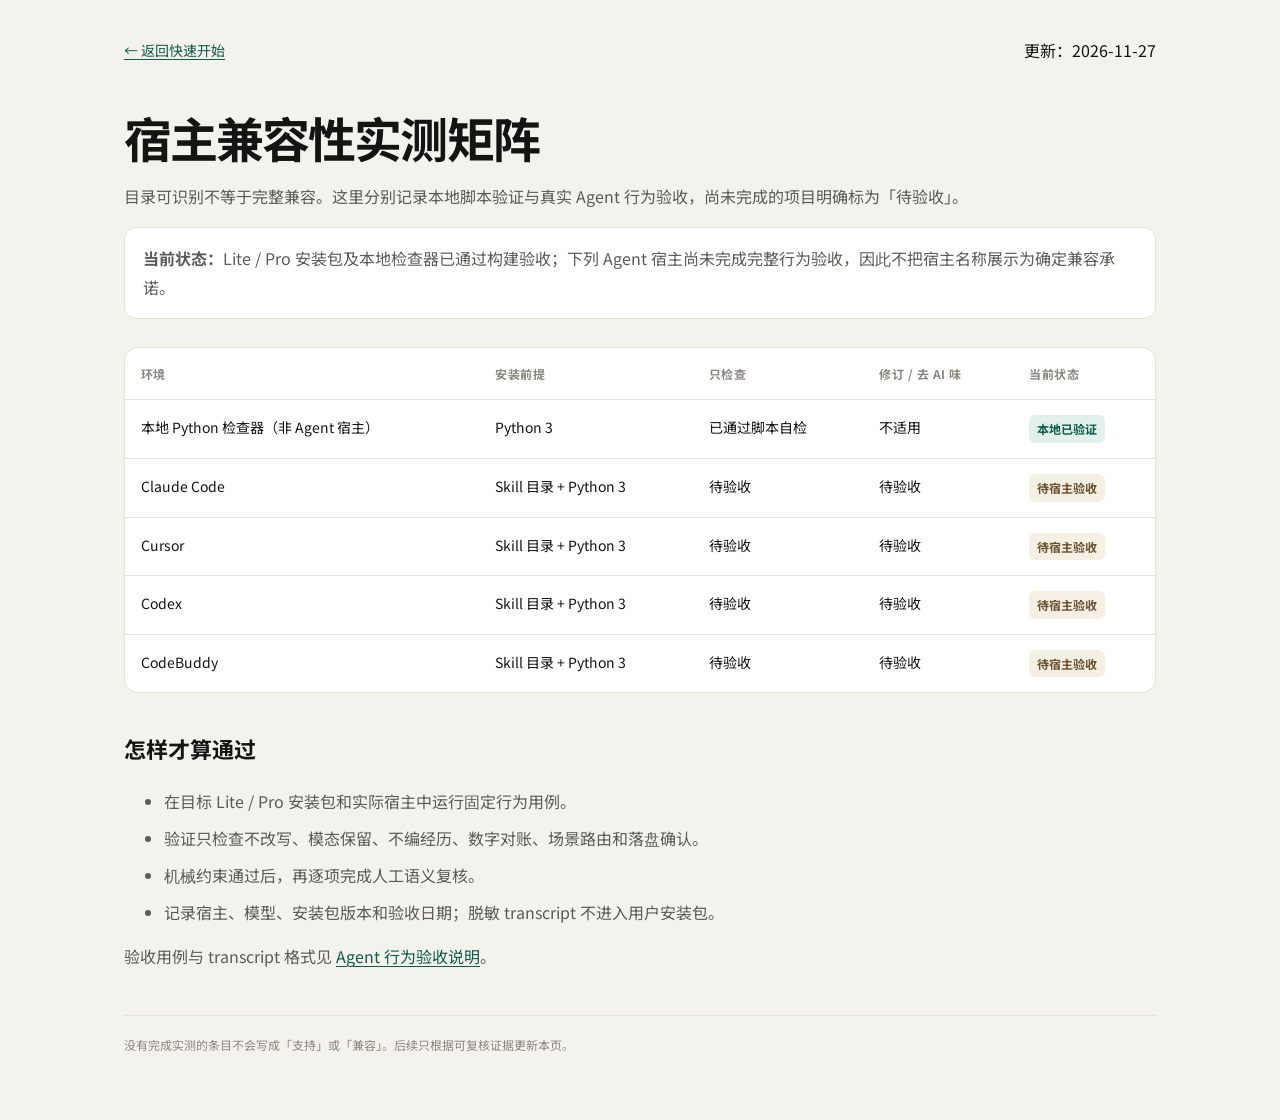
<file: docs/compatibility.html>
<!doctype html>
<html lang="zh-CN">
<head>
<meta charset="utf-8">
<meta name="viewport" content="width=device-width, initial-scale=1">
<meta name="description" content="会勇禾口王写作技能的宿主兼容性实测矩阵：区分本地脚本验证与完整 Agent 行为验收，未完成项目明确标为待验收。">
<link rel="canonical" href="https://huiyonghkw.github.io/hekouwang-writer-lite-skill/compatibility.html">
<link rel="icon" href="icon.svg?v=3" type="image/svg+xml">
<link rel="stylesheet" href="tokens.css?v=7">
<title>宿主兼容性实测矩阵 · 会勇禾口王写作技能</title>
<style>
body{max-width:1080px;margin:0 auto;padding:36px 24px 64px;color:var(--ink);font-family:var(--font);background:var(--paper);line-height:1.8}
a{color:var(--accent);text-underline-offset:3px}
header{display:flex;justify-content:space-between;align-items:center;gap:20px;margin-bottom:44px}
header a{font-size:14px}
h1{margin:0 0 12px;font-size:clamp(30px,5vw,48px);line-height:1.2;letter-spacing:-.04em}
p{color:var(--muted)}
.notice{padding:16px 18px;border:1px solid var(--line);border-radius:12px;background:var(--surface)}
.table-wrap{overflow-x:auto;margin-top:28px;border:1px solid var(--line);border-radius:14px;background:var(--surface)}
table{width:100%;min-width:720px;border-collapse:collapse;font-size:14px}
th,td{padding:15px 16px;border-bottom:1px solid var(--line);text-align:left;vertical-align:top}
th{color:var(--faint);font-size:12px;letter-spacing:.04em}
tr:last-child td{border-bottom:0}
.status{display:inline-block;padding:3px 8px;border-radius:6px;background:var(--warn-bg);color:var(--warn-ink);font-size:12px;font-weight:700;white-space:nowrap}
.status.ok{background:var(--accent-soft);color:var(--accent)}
section{margin-top:36px}
h2{font-size:22px}
li{margin:8px 0;color:var(--muted)}
footer{margin-top:44px;padding-top:18px;border-top:1px solid var(--line);font-size:12px;color:var(--faint)}
@media(max-width:640px){body{padding:24px 16px 44px}header{align-items:flex-start;flex-direction:column;gap:8px;margin-bottom:30px}}
</style>
</head>
<body>
<header><a href="index.html#install">← 返回快速开始</a><span>更新：2026-11-27</span></header>
<main>
<h1>宿主兼容性实测矩阵</h1>
<p>目录可识别不等于完整兼容。这里分别记录本地脚本验证与真实 Agent 行为验收，尚未完成的项目明确标为「待验收」。</p>
<p class="notice"><strong>当前状态：</strong>Lite / Pro 安装包及本地检查器已通过构建验收；下列 Agent 宿主尚未完成完整行为验收，因此不把宿主名称展示为确定兼容承诺。</p>
<div class="table-wrap">
<table>
<thead><tr><th>环境</th><th>安装前提</th><th>只检查</th><th>修订 / 去 AI 味</th><th>当前状态</th></tr></thead>
<tbody>
<tr><td>本地 Python 检查器（非 Agent 宿主）</td><td>Python 3</td><td>已通过脚本自检</td><td>不适用</td><td><span class="status ok">本地已验证</span></td></tr>
<tr><td>Claude Code</td><td>Skill 目录 + Python 3</td><td>待验收</td><td>待验收</td><td><span class="status">待宿主验收</span></td></tr>
<tr><td>Cursor</td><td>Skill 目录 + Python 3</td><td>待验收</td><td>待验收</td><td><span class="status">待宿主验收</span></td></tr>
<tr><td>Codex</td><td>Skill 目录 + Python 3</td><td>待验收</td><td>待验收</td><td><span class="status">待宿主验收</span></td></tr>
<tr><td>CodeBuddy</td><td>Skill 目录 + Python 3</td><td>待验收</td><td>待验收</td><td><span class="status">待宿主验收</span></td></tr>
</tbody>
</table>
</div>
<section>
<h2>怎样才算通过</h2>
<ul>
<li>在目标 Lite / Pro 安装包和实际宿主中运行固定行为用例。</li>
<li>验证只检查不改写、模态保留、不编经历、数字对账、场景路由和落盘确认。</li>
<li>机械约束通过后，再逐项完成人工语义复核。</li>
<li>记录宿主、模型、安装包版本和验收日期；脱敏 transcript 不进入用户安装包。</li>
</ul>
<p>验收用例与 transcript 格式见 <a href="https://github.com/huiyonghkw/hekouwang-writer-lite-skill/blob/main/evals/README.md" target="_blank" rel="noreferrer">Agent 行为验收说明</a>。</p>
</section>
</main>
<footer>没有完成实测的条目不会写成「支持」或「兼容」。后续只根据可复核证据更新本页。</footer>
</body>
</html>
</file>
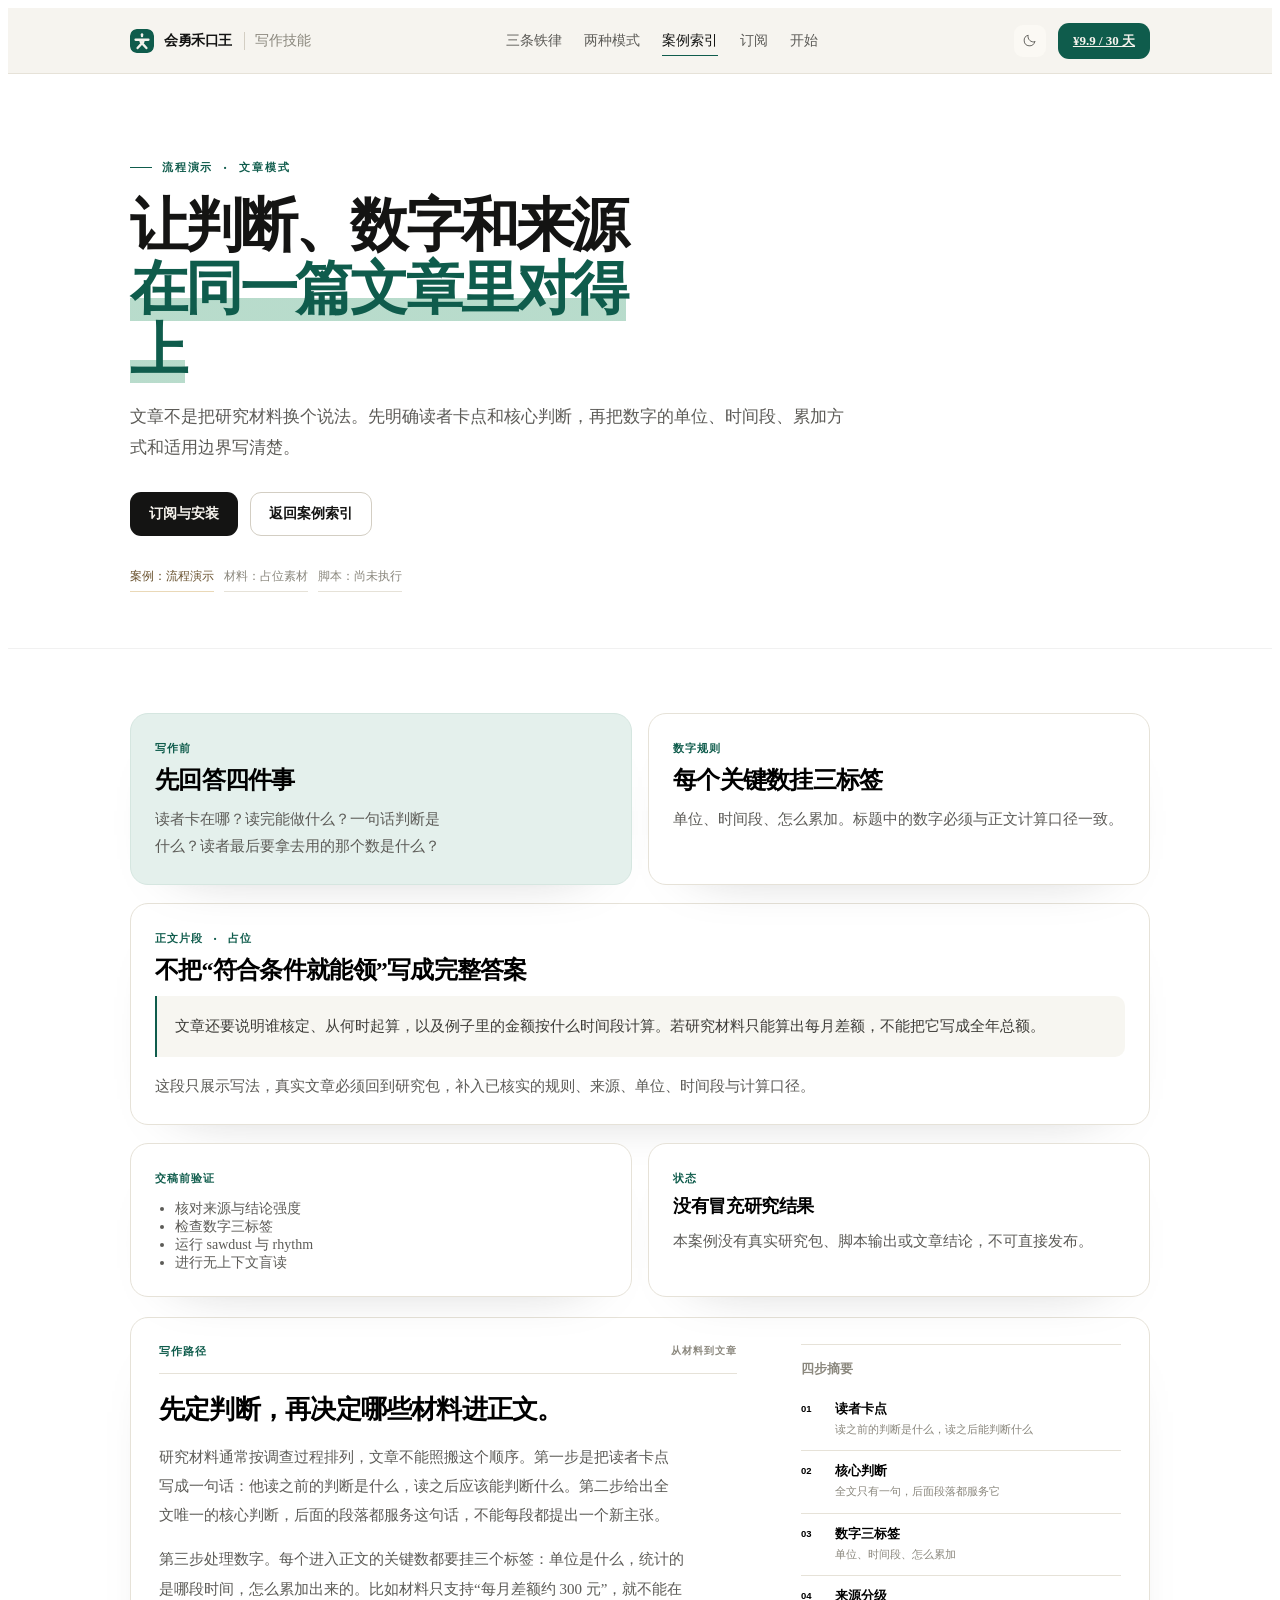
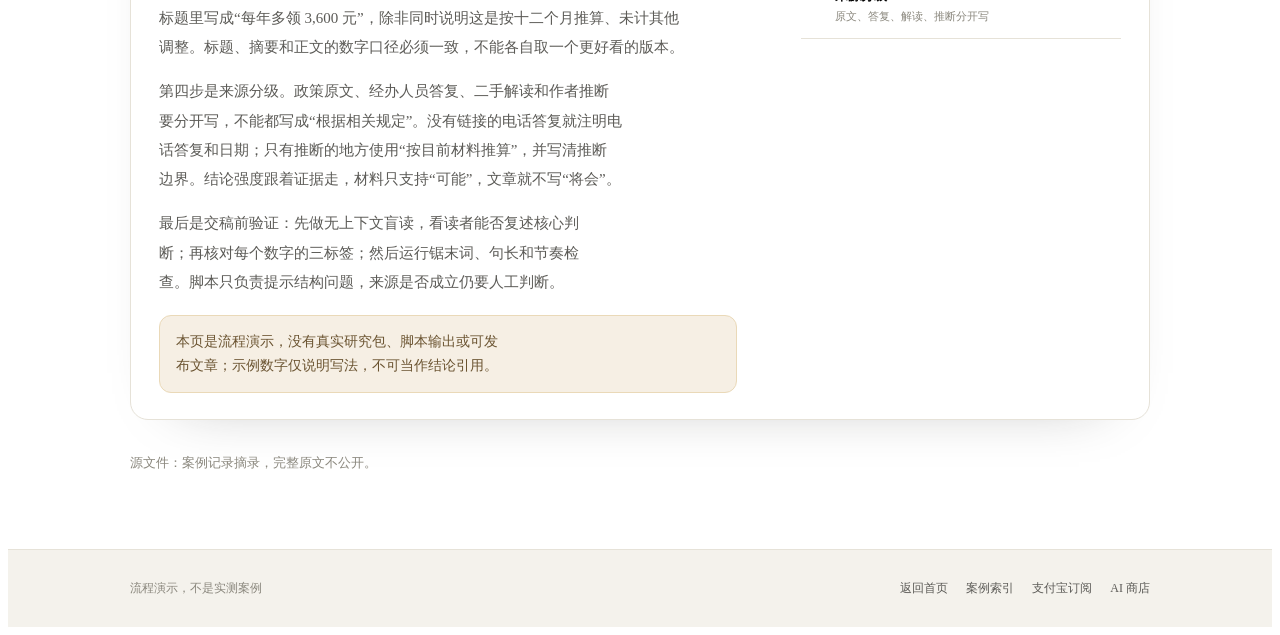
<file: docs/cases/article-from-research.html>
<!doctype html><html lang="zh-CN"><head><meta charset="utf-8"><meta name="viewport" content="width=device-width,initial-scale=1">
<script>(function(){try{var s=localStorage.getItem('hkw-theme');var d=s?s==='dark':matchMedia('(prefers-color-scheme: dark)').matches;document.documentElement.dataset.theme=d?'dark':'light';}catch(e){document.documentElement.dataset.theme='light';}})();</script><title>从研究材料写文章 · writer-skill 案例</title><link rel="icon" href="../icon.svg?v=3" type="image/svg+xml"><link rel="stylesheet" href="../tokens.css?v=7"><link rel="stylesheet" href="style.css?v=8"><link rel="stylesheet" href="case-upgrade.css?v=10"></head><body><header class="top"><div class="wrap top-inner"><a class="brand" href="../index.html"><img class="brand-icon" src="../icon.svg?v=3" width="24" height="24" alt=""><span>会勇禾口王</span><span class="brand-sub">写作技能</span></a><nav class="nav" aria-label="主导航"><a href="../index.html#laws">三条铁律</a><a href="../index.html#modes">两种模式</a><a class="is-current" href="../index.html#more-cases">案例索引</a><a href="../index.html#plans">订阅</a><a href="../index.html#install">开始</a></nav><div class="top-actions"><button class="theme-toggle" type="button" aria-label="切换亮色 / 暗色" title="切换亮色 / 暗色"><svg class="i-moon" viewBox="0 0 24 24" aria-hidden="true"><path d="M20.4 14.1A8.6 8.6 0 0 1 9.9 3.6 8.6 8.6 0 1 0 20.4 14.1Z"/></svg><svg class="i-sun" viewBox="0 0 24 24" aria-hidden="true"><circle cx="12" cy="12" r="4.1"/><path d="M12 2.4v2.2M12 19.4v2.2M4.9 4.9l1.6 1.6M17.5 17.5l1.6 1.6M2.4 12h2.2M19.4 12h2.2M4.9 19.1l1.6-1.6M17.5 6.5l1.6-1.6"/></svg></button><a class="top-cta" href="../index.html#plans">¥9.9 / 30 天</a></div></div></header><section class="hero"><div class="wrap"><span class="label">流程演示 · 文章模式</span><h1>让判断、数字和来源<br><span>在同一篇文章里对得上</span></h1><p>文章不是把研究材料换个说法。先明确读者卡点和核心判断，再把数字的单位、时间段、累加方式和适用边界写清楚。</p><div class="hero-links"><a class="button primary" href="../index.html#install">订阅与安装</a><a class="button" href="../index.html#more-cases">返回案例索引</a></div><div class="statusbar"><span class="demo">案例：流程演示</span><span>材料：占位素材</span><span>脚本：尚未执行</span></div></div></section><main class="content"><div class="wrap"><div class="grid"><article class="card soft"><span class="tag">写作前</span><h2>先回答四件事</h2><p>读者卡在哪？读完能做什么？一句话判断是什么？读者最后要拿去用的那个数是什么？</p></article><article class="card"><span class="tag">数字规则</span><h2>每个关键数挂三标签</h2><p>单位、时间段、怎么累加。标题中的数字必须与正文计算口径一致。</p></article></div><div class="card" style="margin-top:18px"><span class="tag">正文片段 · 占位</span><h2>不把“符合条件就能领”写成完整答案</h2><blockquote class="quote">文章还要说明谁核定、从何时起算，以及例子里的金额按什么时间段计算。若研究材料只能算出每月差额，不能把它写成全年总额。</blockquote><p style="margin-top:16px">这段只展示写法，真实文章必须回到研究包，补入已核实的规则、来源、单位、时间段与计算口径。</p></div><div class="grid" style="margin-top:18px"><article class="card"><span class="tag">交稿前验证</span><ul><li>核对来源与结论强度</li><li>检查数字三标签</li><li>运行 sawdust 与 rhythm</li><li>进行无上下文盲读</li></ul></article><article class="card"><span class="tag">状态</span><h3>没有冒充研究结果</h3><p>本案例没有真实研究包、脚本输出或文章结论，不可直接发布。</p></article></div><section class="card proof-card proof-card--split">
<div class="proof-main">
<div class="section-heading"><span class="tag">写作路径</span><span class="section-index">从材料到文章</span></div>
<h2>先定判断，再决定哪些材料进正文。</h2>
<p>研究材料通常按调查过程排列，文章不能照搬这个顺序。第一步是把读者卡点写成一句话：他读之前的判断是什么，读之后应该能判断什么。第二步给出全文唯一的核心判断，后面的段落都服务这句话，不能每段都提出一个新主张。</p><p>第三步处理数字。每个进入正文的关键数都要挂三个标签：单位是什么，统计的是哪段时间，怎么累加出来的。比如材料只支持“每月差额约 300 元”，就不能在标题里写成“每年多领 3,600 元”，除非同时说明这是按十二个月推算、未计其他调整。标题、摘要和正文的数字口径必须一致，不能各自取一个更好看的版本。</p><p>第四步是来源分级。政策原文、经办人员答复、二手解读和作者推断要分开写，不能都写成“根据相关规定”。没有链接的电话答复就注明电话答复和日期；只有推断的地方使用“按目前材料推算”，并写清推断边界。结论强度跟着证据走，材料只支持“可能”，文章就不写“将会”。</p><p>最后是交稿前验证：先做无上下文盲读，看读者能否复述核心判断；再核对每个数字的三标签；然后运行锯末词、句长和节奏检查。脚本只负责提示结构问题，来源是否成立仍要人工判断。</p>
<div class="notice" style="margin-top:18px">本页是流程演示，没有真实研究包、脚本输出或可发布文章；示例数字仅说明写法，不可当作结论引用。</div>
</div>
<aside class="proof-aside" aria-label="写作路径四步">
<span class="aside-k">四步摘要</span>
<ol>
<li><b>01</b><span>读者卡点</span><em>读之前的判断是什么，读之后能判断什么</em></li>
<li><b>02</b><span>核心判断</span><em>全文只有一句，后面段落都服务它</em></li>
<li><b>03</b><span>数字三标签</span><em>单位、时间段、怎么累加</em></li>
<li><b>04</b><span>来源分级</span><em>原文、答复、解读、推断分开写</em></li>
</ol>
</aside>
</section>
<p class="source">源文件：案例记录摘录，完整原文不公开。</p></div></main><footer class="footer"><div class="wrap"><span>流程演示，不是实测案例</span><div class="footer-links"><a href="../index.html">返回首页</a><a href="../index.html#more-cases">案例索引</a><a href="../index.html#buy">支付宝订阅</a><a href="https://skillpay.alipay.com/public/huiyonghkw" target="_blank" rel="noreferrer">AI 商店</a></div></div></footer><script>(function(){var b=document.querySelectorAll('.theme-toggle');if(!b.length)return;var sync=function(){var d=document.documentElement.dataset.theme==='dark';b.forEach(function(x){x.setAttribute('aria-label',d?'切换到亮色模式':'切换到暗色模式');x.setAttribute('title',d?'切换到亮色模式':'切换到暗色模式');});};b.forEach(function(x){x.addEventListener('click',function(){var n=document.documentElement.dataset.theme==='dark'?'light':'dark';document.documentElement.dataset.theme=n;try{localStorage.setItem('hkw-theme',n)}catch(e){}sync();});});sync();})();</script></body></html>
</file>
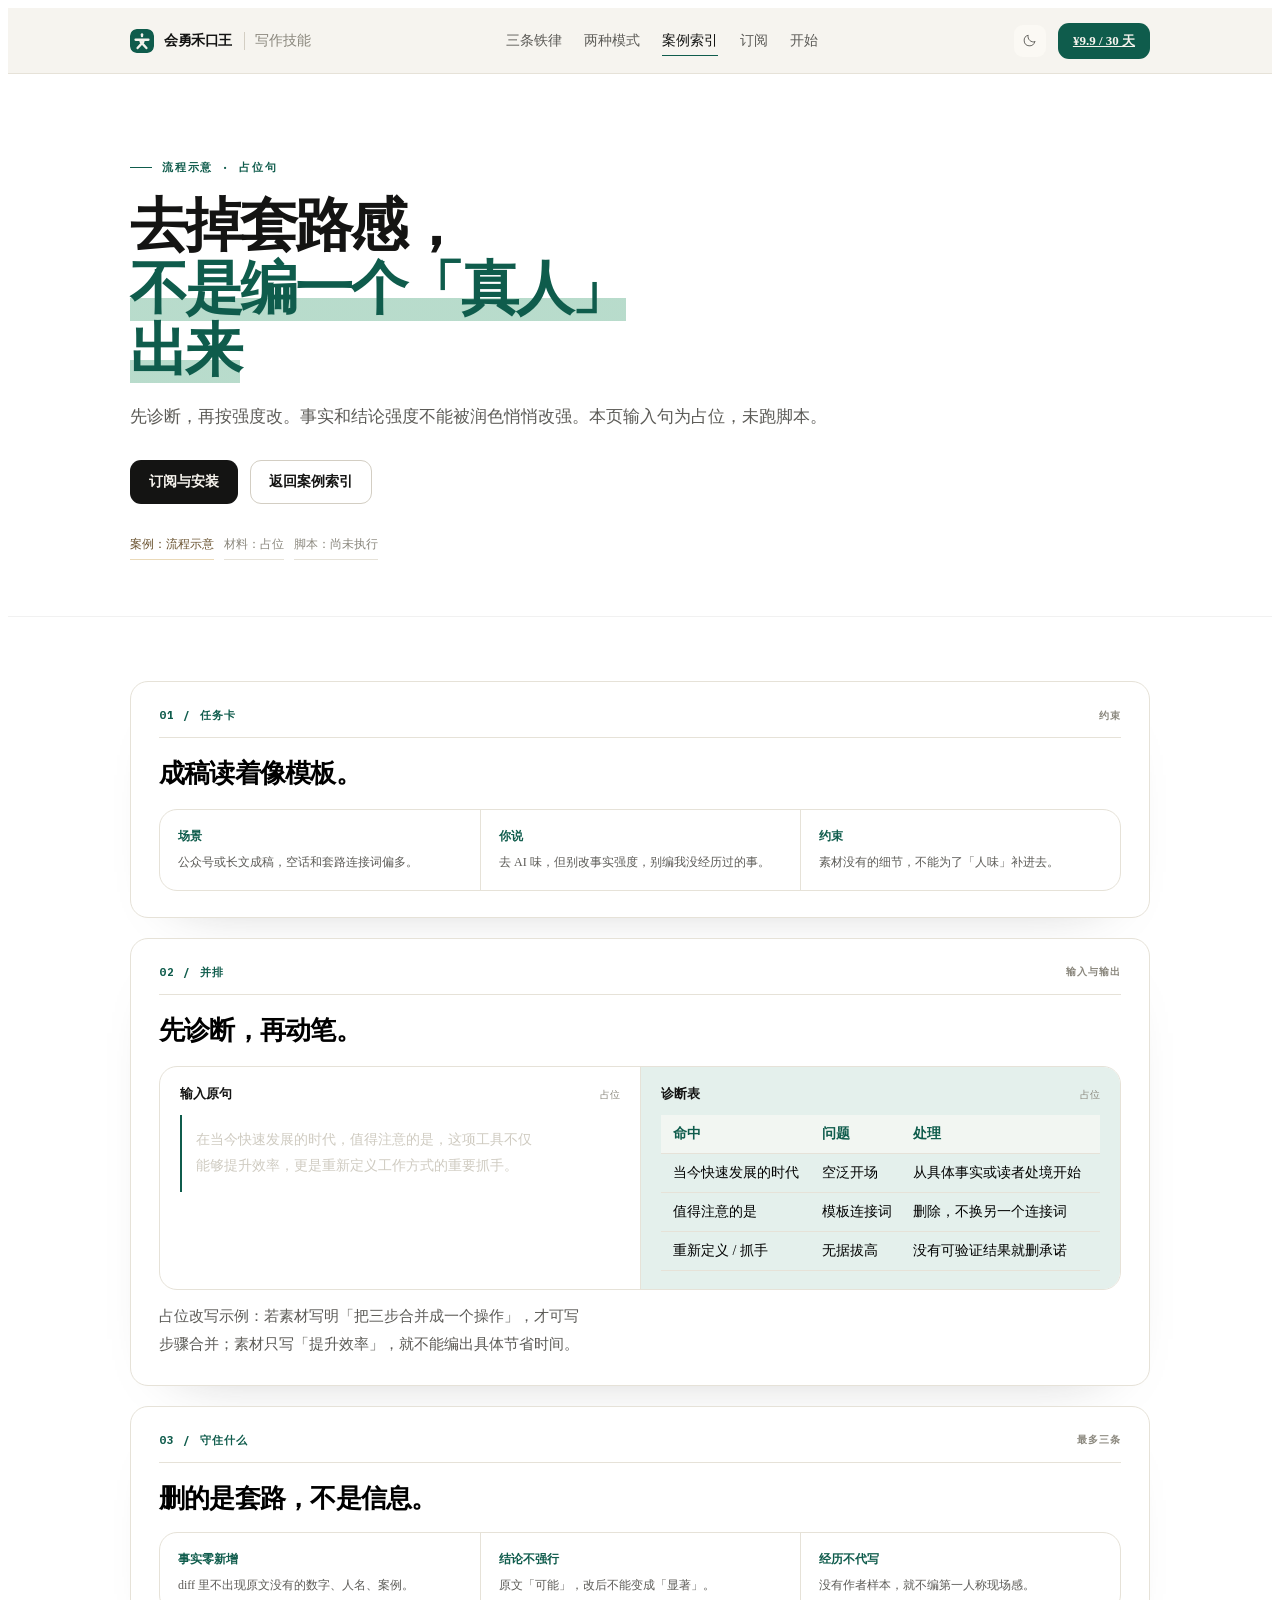
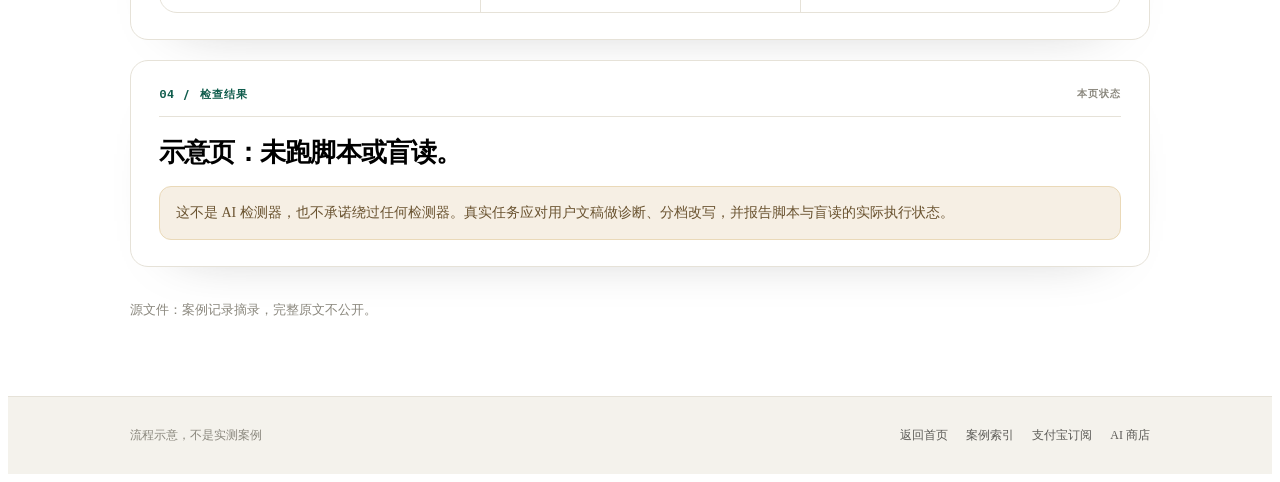
<file: docs/cases/deai-rewrite.html>
<!doctype html><html lang="zh-CN"><head><meta charset="utf-8"><meta name="viewport" content="width=device-width,initial-scale=1">
<script>(function(){try{var s=localStorage.getItem('hkw-theme');var d=s?s==='dark':matchMedia('(prefers-color-scheme: dark)').matches;document.documentElement.dataset.theme=d?'dark':'light';}catch(e){document.documentElement.dataset.theme='light';}})();</script><title>文章去 AI 味 · writer-skill 案例</title><link rel="icon" href="../icon.svg?v=3" type="image/svg+xml"><link rel="stylesheet" href="../tokens.css?v=7"><link rel="stylesheet" href="style.css?v=8"><link rel="stylesheet" href="case-upgrade.css?v=10"></head><body><header class="top"><div class="wrap top-inner"><a class="brand" href="../index.html"><img class="brand-icon" src="../icon.svg?v=3" width="24" height="24" alt=""><span>会勇禾口王</span><span class="brand-sub">写作技能</span></a><nav class="nav" aria-label="主导航"><a href="../index.html#laws">三条铁律</a><a href="../index.html#modes">两种模式</a><a class="is-current" href="../index.html#more-cases">案例索引</a><a href="../index.html#plans">订阅</a><a href="../index.html#install">开始</a></nav><div class="top-actions"><button class="theme-toggle" type="button" aria-label="切换亮色 / 暗色" title="切换亮色 / 暗色"><svg class="i-moon" viewBox="0 0 24 24" aria-hidden="true"><path d="M20.4 14.1A8.6 8.6 0 0 1 9.9 3.6 8.6 8.6 0 1 0 20.4 14.1Z"/></svg><svg class="i-sun" viewBox="0 0 24 24" aria-hidden="true"><circle cx="12" cy="12" r="4.1"/><path d="M12 2.4v2.2M12 19.4v2.2M4.9 4.9l1.6 1.6M17.5 17.5l1.6 1.6M2.4 12h2.2M19.4 12h2.2M4.9 19.1l1.6-1.6M17.5 6.5l1.6-1.6"/></svg></button><a class="top-cta" href="../index.html#plans">¥9.9 / 30 天</a></div></div></header><section class="hero"><div class="wrap"><span class="label">流程示意 · 占位句</span><h1>去掉套路感，<br><span>不是编一个「真人」出来</span></h1><p>先诊断，再按强度改。事实和结论强度不能被润色悄悄改强。本页输入句为占位，未跑脚本。</p><div class="hero-links"><a class="button primary" href="../index.html#install">订阅与安装</a><a class="button" href="../index.html#more-cases">返回案例索引</a></div><div class="statusbar"><span class="demo">案例：流程示意</span><span>材料：占位</span><span>脚本：尚未执行</span></div></div></section><main class="content"><div class="wrap">

<section class="card proof-card" style="margin-top:0"><div class="section-heading"><span class="tag">01 / 任务卡</span><span class="section-index">约束</span></div><h2>成稿读着像模板。</h2><div class="proof-reason" style="margin-top:18px"><div><b>场景</b><p>公众号或长文成稿，空话和套路连接词偏多。</p></div><div><b>你说</b><p>去 AI 味，但别改事实强度，别编我没经历过的事。</p></div><div><b>约束</b><p>素材没有的细节，不能为了「人味」补进去。</p></div></div></section>

<section class="card proof-card"><div class="section-heading"><span class="tag">02 / 并排</span><span class="section-index">输入与输出</span></div><h2>先诊断，再动笔。</h2><div class="proof-grid"><article class="proof-side"><span class="proof-label">输入原句 <small>占位</small></span><blockquote class="quote">在当今快速发展的时代，值得注意的是，这项工具不仅能够提升效率，更是重新定义工作方式的重要抓手。</blockquote></article><article class="proof-side proof-after"><span class="proof-label">诊断表 <small>占位</small></span><div class="table-wrap"><table class="table" style="margin:0"><thead><tr><th>命中</th><th>问题</th><th>处理</th></tr></thead><tbody><tr><td>当今快速发展的时代</td><td>空泛开场</td><td>从具体事实或读者处境开始</td></tr><tr><td>值得注意的是</td><td>模板连接词</td><td>删除，不换另一个连接词</td></tr><tr><td>重新定义 / 抓手</td><td>无据拔高</td><td>没有可验证结果就删承诺</td></tr></tbody></table></div></article></div><p class="evidence-caption">占位改写示例：若素材写明「把三步合并成一个操作」，才可写步骤合并；素材只写「提升效率」，就不能编出具体节省时间。</p></section>

<section class="card proof-card"><div class="section-heading"><span class="tag">03 / 守住什么</span><span class="section-index">最多三条</span></div><h2>删的是套路，不是信息。</h2><div class="proof-reason"><div><b>事实零新增</b><p>diff 里不出现原文没有的数字、人名、案例。</p></div><div><b>结论不强行</b><p>原文「可能」，改后不能变成「显著」。</p></div><div><b>经历不代写</b><p>没有作者样本，就不编第一人称现场感。</p></div></div></section>

<section class="card proof-card"><div class="section-heading"><span class="tag">04 / 检查结果</span><span class="section-index">本页状态</span></div><h2>示意页：未跑脚本或盲读。</h2><aside class="notice proof-notice" style="margin-top:0">这不是 AI 检测器，也不承诺绕过任何检测器。真实任务应对用户文稿做诊断、分档改写，并报告脚本与盲读的实际执行状态。</aside></section>

<p class="source">源文件：案例记录摘录，完整原文不公开。</p></div></main><footer class="footer"><div class="wrap"><span>流程示意，不是实测案例</span><div class="footer-links"><a href="../index.html">返回首页</a><a href="../index.html#more-cases">案例索引</a><a href="../index.html#buy">支付宝订阅</a><a href="https://skillpay.alipay.com/public/huiyonghkw" target="_blank" rel="noreferrer">AI 商店</a></div></div></footer><script>(function(){var b=document.querySelectorAll('.theme-toggle');if(!b.length)return;var sync=function(){var d=document.documentElement.dataset.theme==='dark';b.forEach(function(x){x.setAttribute('aria-label',d?'切换到亮色模式':'切换到暗色模式');x.setAttribute('title',d?'切换到亮色模式':'切换到暗色模式');});};b.forEach(function(x){x.addEventListener('click',function(){var n=document.documentElement.dataset.theme==='dark'?'light':'dark';document.documentElement.dataset.theme=n;try{localStorage.setItem('hkw-theme',n)}catch(e){}sync();});});sync();})();</script></body></html>
</file>
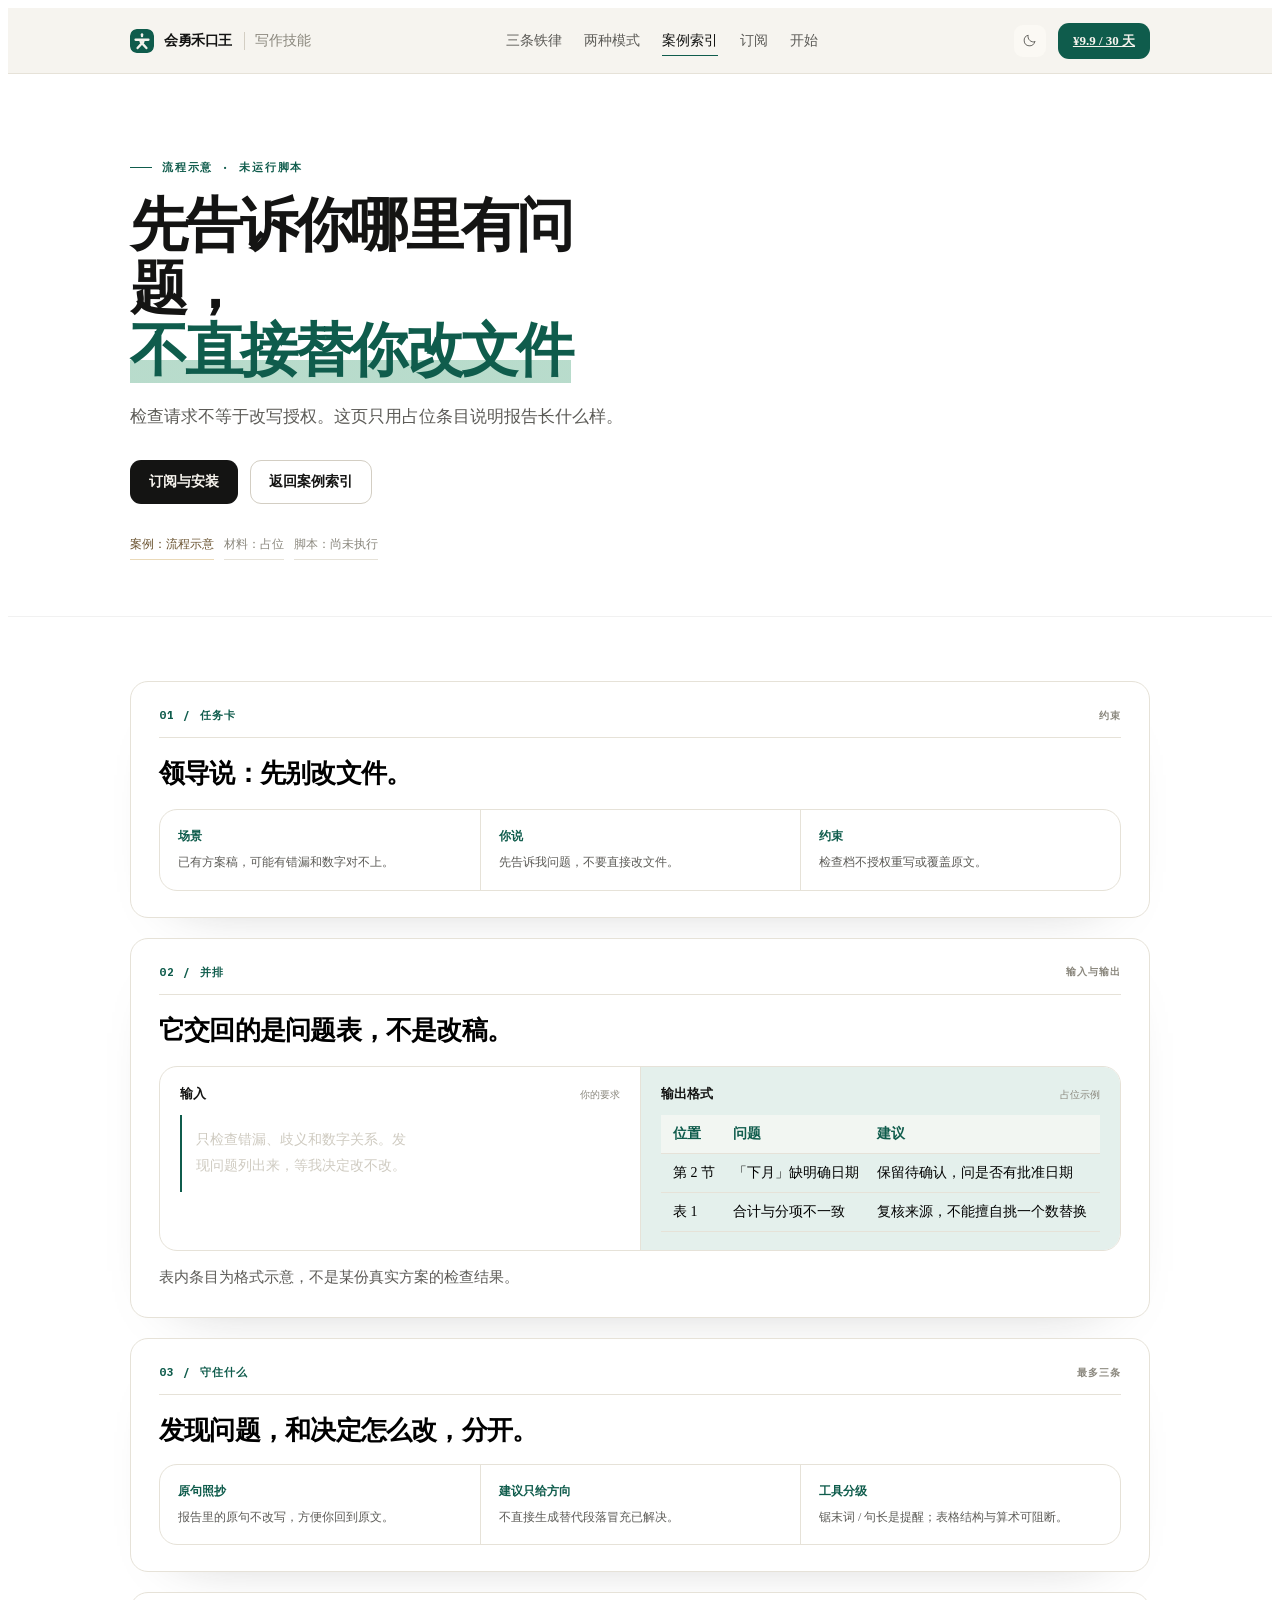
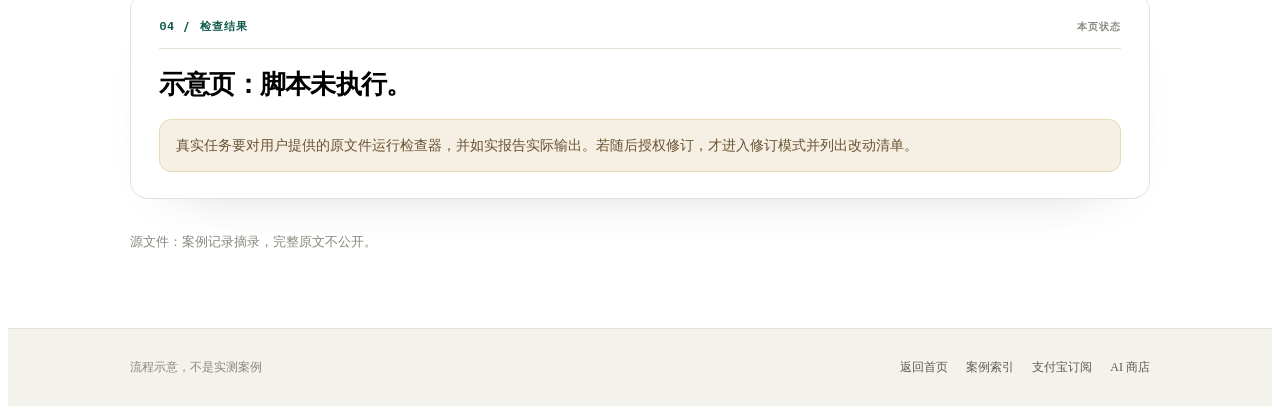
<file: docs/cases/doc-checkup-only.html>
<!doctype html><html lang="zh-CN"><head><meta charset="utf-8"><meta name="viewport" content="width=device-width,initial-scale=1">
<script>(function(){try{var s=localStorage.getItem('hkw-theme');var d=s?s==='dark':matchMedia('(prefers-color-scheme: dark)').matches;document.documentElement.dataset.theme=d?'dark':'light';}catch(e){document.documentElement.dataset.theme='light';}})();</script><title>只检查不改写 · writer-skill 案例</title><link rel="icon" href="../icon.svg?v=3" type="image/svg+xml"><link rel="stylesheet" href="../tokens.css?v=7"><link rel="stylesheet" href="style.css?v=8"><link rel="stylesheet" href="case-upgrade.css?v=10"></head><body><header class="top"><div class="wrap top-inner"><a class="brand" href="../index.html"><img class="brand-icon" src="../icon.svg?v=3" width="24" height="24" alt=""><span>会勇禾口王</span><span class="brand-sub">写作技能</span></a><nav class="nav" aria-label="主导航"><a href="../index.html#laws">三条铁律</a><a href="../index.html#modes">两种模式</a><a class="is-current" href="../index.html#more-cases">案例索引</a><a href="../index.html#plans">订阅</a><a href="../index.html#install">开始</a></nav><div class="top-actions"><button class="theme-toggle" type="button" aria-label="切换亮色 / 暗色" title="切换亮色 / 暗色"><svg class="i-moon" viewBox="0 0 24 24" aria-hidden="true"><path d="M20.4 14.1A8.6 8.6 0 0 1 9.9 3.6 8.6 8.6 0 1 0 20.4 14.1Z"/></svg><svg class="i-sun" viewBox="0 0 24 24" aria-hidden="true"><circle cx="12" cy="12" r="4.1"/><path d="M12 2.4v2.2M12 19.4v2.2M4.9 4.9l1.6 1.6M17.5 17.5l1.6 1.6M2.4 12h2.2M19.4 12h2.2M4.9 19.1l1.6-1.6M17.5 6.5l1.6-1.6"/></svg></button><a class="top-cta" href="../index.html#plans">¥9.9 / 30 天</a></div></div></header><section class="hero"><div class="wrap"><span class="label">流程示意 · 未运行脚本</span><h1>先告诉你哪里有问题，<br><span>不直接替你改文件</span></h1><p>检查请求不等于改写授权。这页只用占位条目说明报告长什么样。</p><div class="hero-links"><a class="button primary" href="../index.html#install">订阅与安装</a><a class="button" href="../index.html#more-cases">返回案例索引</a></div><div class="statusbar"><span class="demo">案例：流程示意</span><span>材料：占位</span><span>脚本：尚未执行</span></div></div></section><main class="content"><div class="wrap">

<section class="card proof-card" style="margin-top:0"><div class="section-heading"><span class="tag">01 / 任务卡</span><span class="section-index">约束</span></div><h2>领导说：先别改文件。</h2><div class="proof-reason" style="margin-top:18px"><div><b>场景</b><p>已有方案稿，可能有错漏和数字对不上。</p></div><div><b>你说</b><p>先告诉我问题，不要直接改文件。</p></div><div><b>约束</b><p>检查档不授权重写或覆盖原文。</p></div></div></section>

<section class="card proof-card"><div class="section-heading"><span class="tag">02 / 并排</span><span class="section-index">输入与输出</span></div><h2>它交回的是问题表，不是改稿。</h2><div class="proof-grid"><article class="proof-side"><span class="proof-label">输入 <small>你的要求</small></span><blockquote class="quote">只检查错漏、歧义和数字关系。发现问题列出来，等我决定改不改。</blockquote></article><article class="proof-side proof-after"><span class="proof-label">输出格式 <small>占位示例</small></span><div class="table-wrap"><table class="table" style="margin:0"><thead><tr><th>位置</th><th>问题</th><th>建议</th></tr></thead><tbody><tr><td>第 2 节</td><td>「下月」缺明确日期</td><td>保留待确认，问是否有批准日期</td></tr><tr><td>表 1</td><td>合计与分项不一致</td><td>复核来源，不能擅自挑一个数替换</td></tr></tbody></table></div></article></div><p class="evidence-caption">表内条目为格式示意，不是某份真实方案的检查结果。</p></section>

<section class="card proof-card"><div class="section-heading"><span class="tag">03 / 守住什么</span><span class="section-index">最多三条</span></div><h2>发现问题，和决定怎么改，分开。</h2><div class="proof-reason"><div><b>原句照抄</b><p>报告里的原句不改写，方便你回到原文。</p></div><div><b>建议只给方向</b><p>不直接生成替代段落冒充已解决。</p></div><div><b>工具分级</b><p>锯末词 / 句长是提醒；表格结构与算术可阻断。</p></div></div></section>

<section class="card proof-card"><div class="section-heading"><span class="tag">04 / 检查结果</span><span class="section-index">本页状态</span></div><h2>示意页：脚本未执行。</h2><aside class="notice proof-notice" style="margin-top:0">真实任务要对用户提供的原文件运行检查器，并如实报告实际输出。若随后授权修订，才进入修订模式并列出改动清单。</aside></section>

<p class="source">源文件：案例记录摘录，完整原文不公开。</p></div></main><footer class="footer"><div class="wrap"><span>流程示意，不是实测案例</span><div class="footer-links"><a href="../index.html">返回首页</a><a href="../index.html#more-cases">案例索引</a><a href="../index.html#buy">支付宝订阅</a><a href="https://skillpay.alipay.com/public/huiyonghkw" target="_blank" rel="noreferrer">AI 商店</a></div></div></footer><script>(function(){var b=document.querySelectorAll('.theme-toggle');if(!b.length)return;var sync=function(){var d=document.documentElement.dataset.theme==='dark';b.forEach(function(x){x.setAttribute('aria-label',d?'切换到亮色模式':'切换到暗色模式');x.setAttribute('title',d?'切换到亮色模式':'切换到暗色模式');});};b.forEach(function(x){x.addEventListener('click',function(){var n=document.documentElement.dataset.theme==='dark'?'light':'dark';document.documentElement.dataset.theme=n;try{localStorage.setItem('hkw-theme',n)}catch(e){}sync();});});sync();})();</script></body></html>
</file>
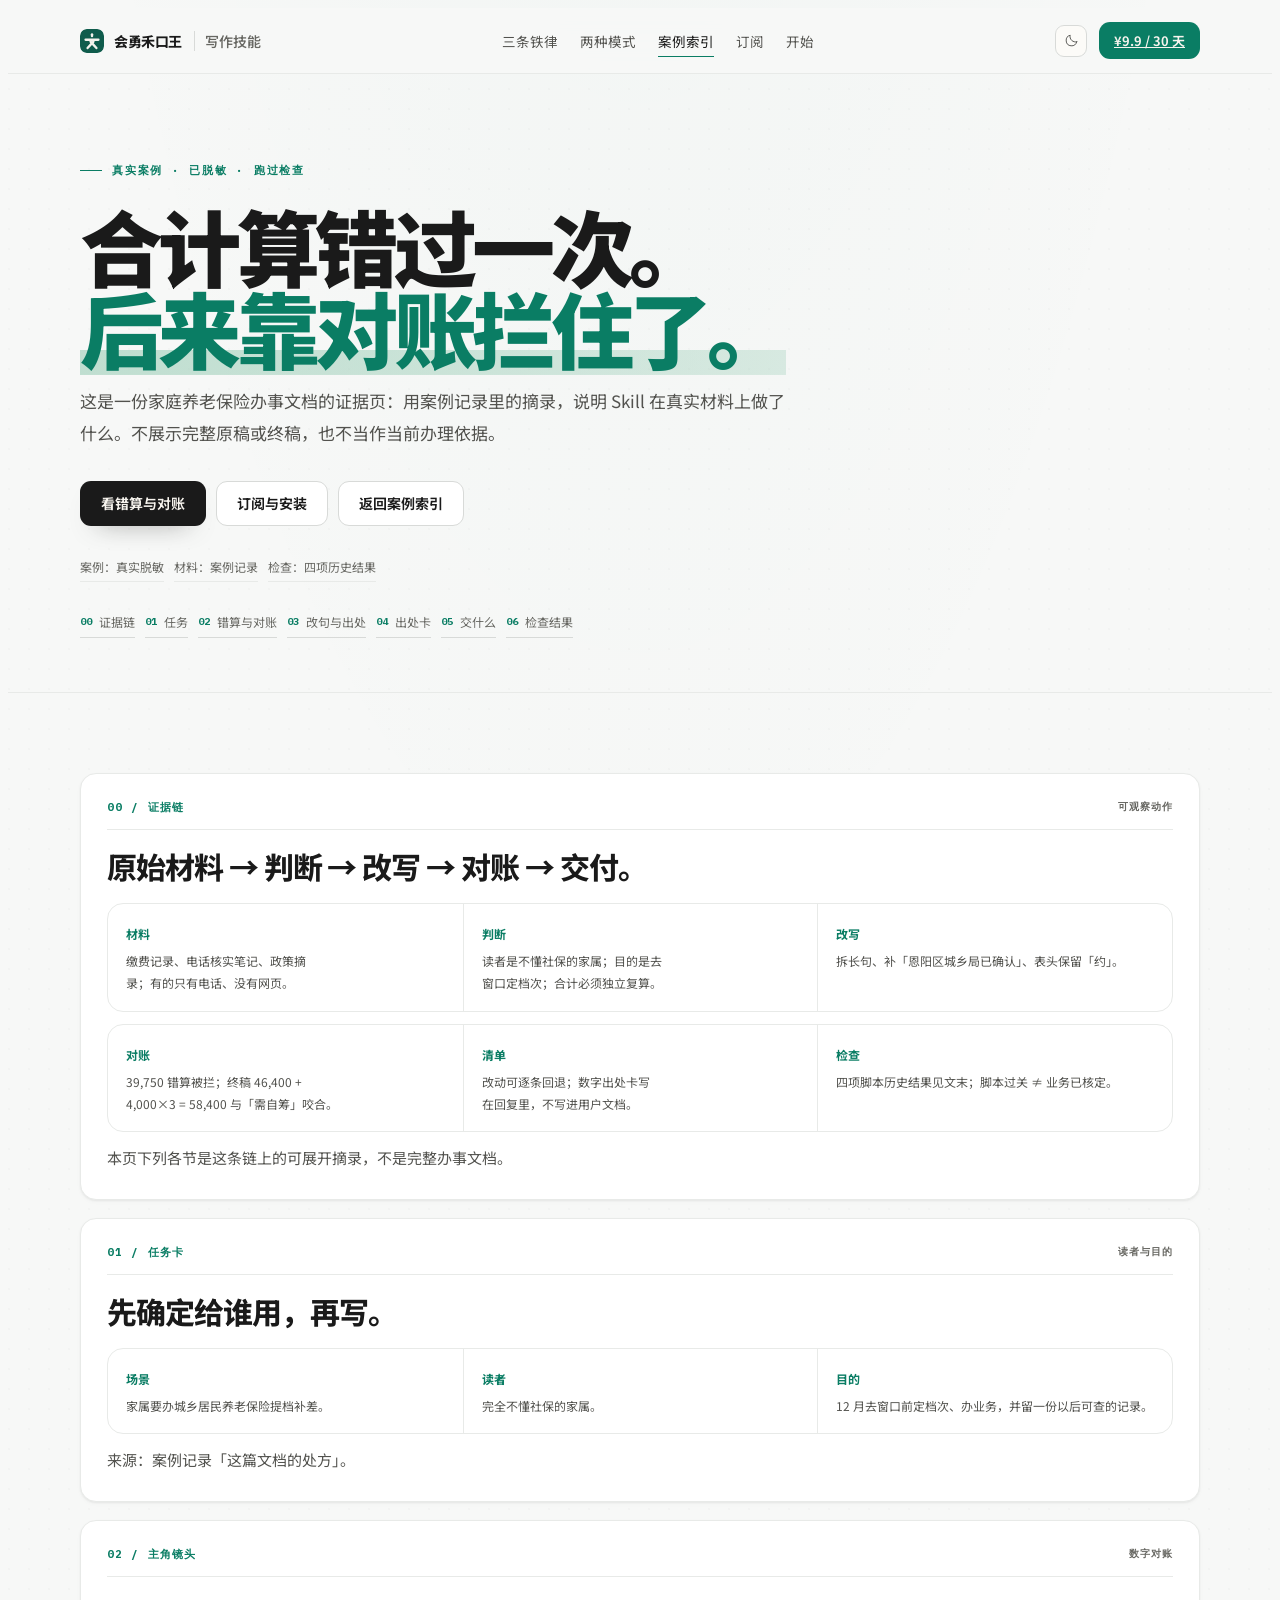
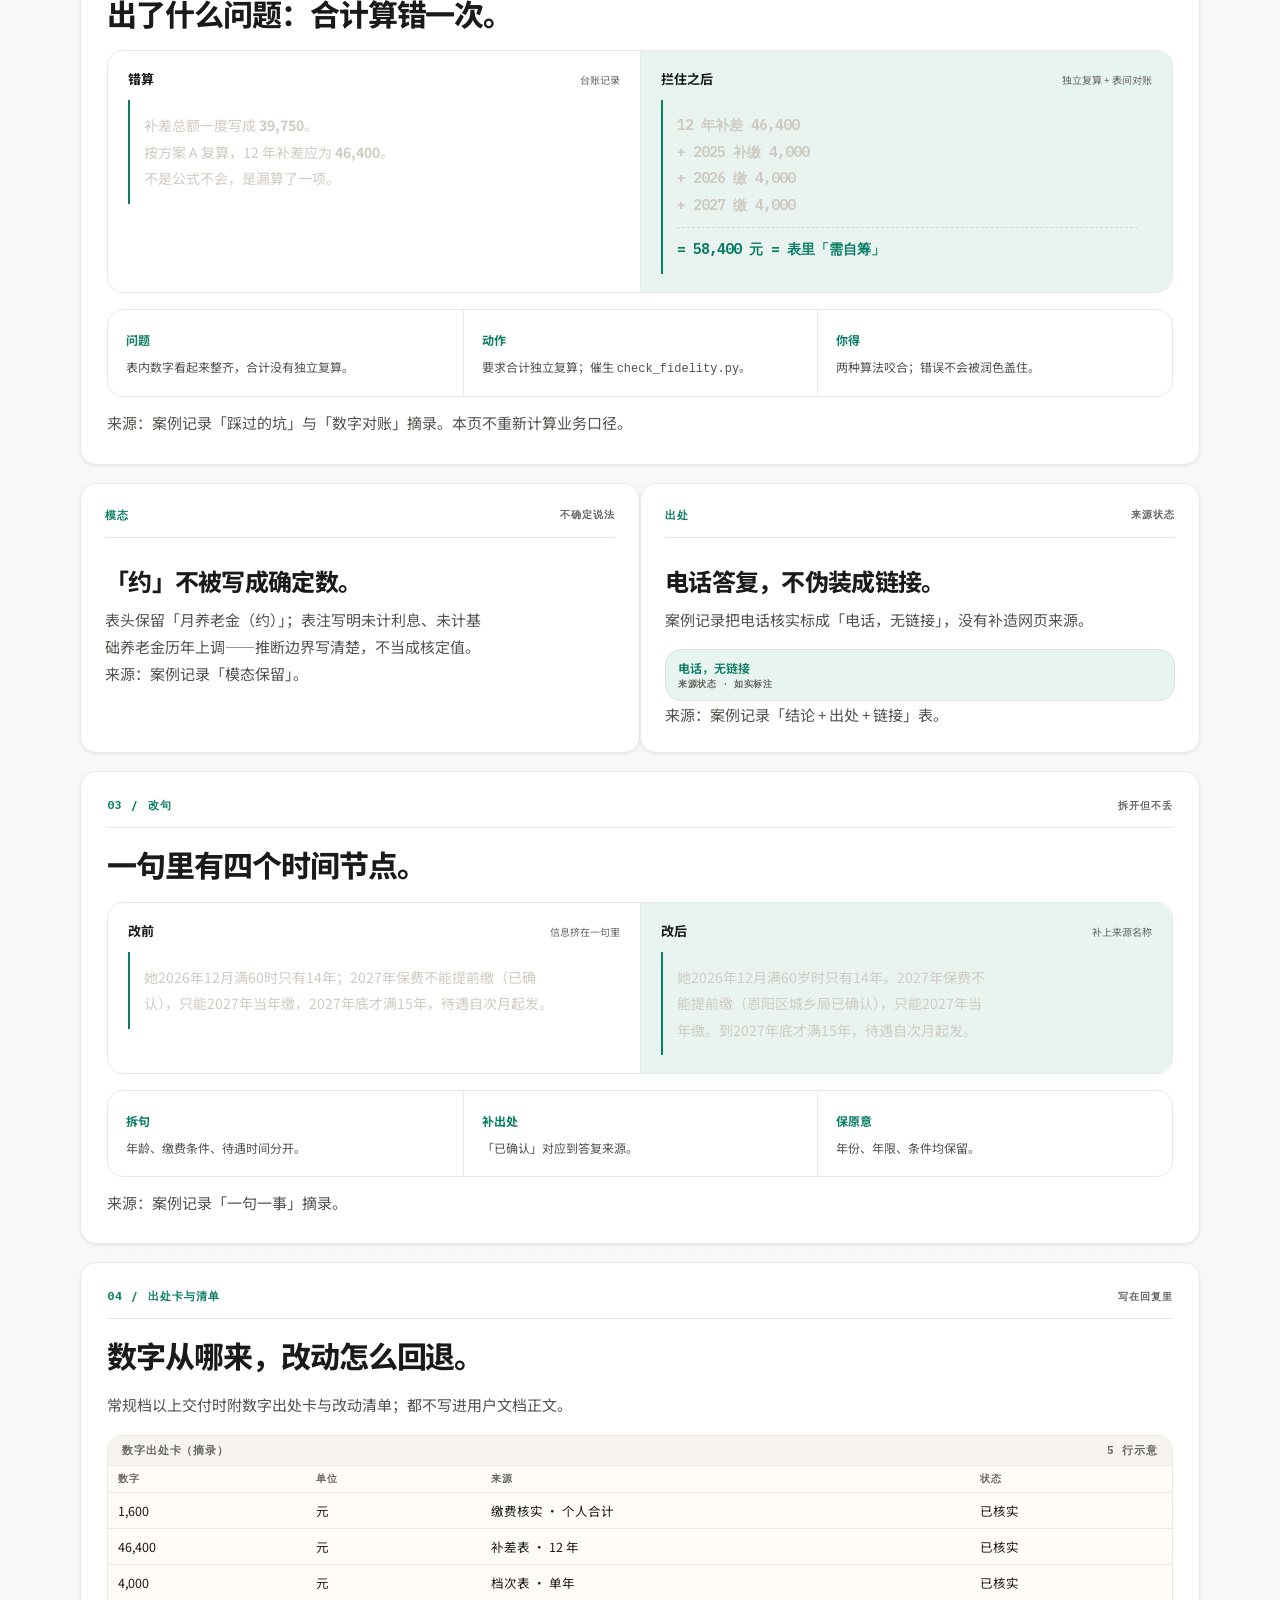
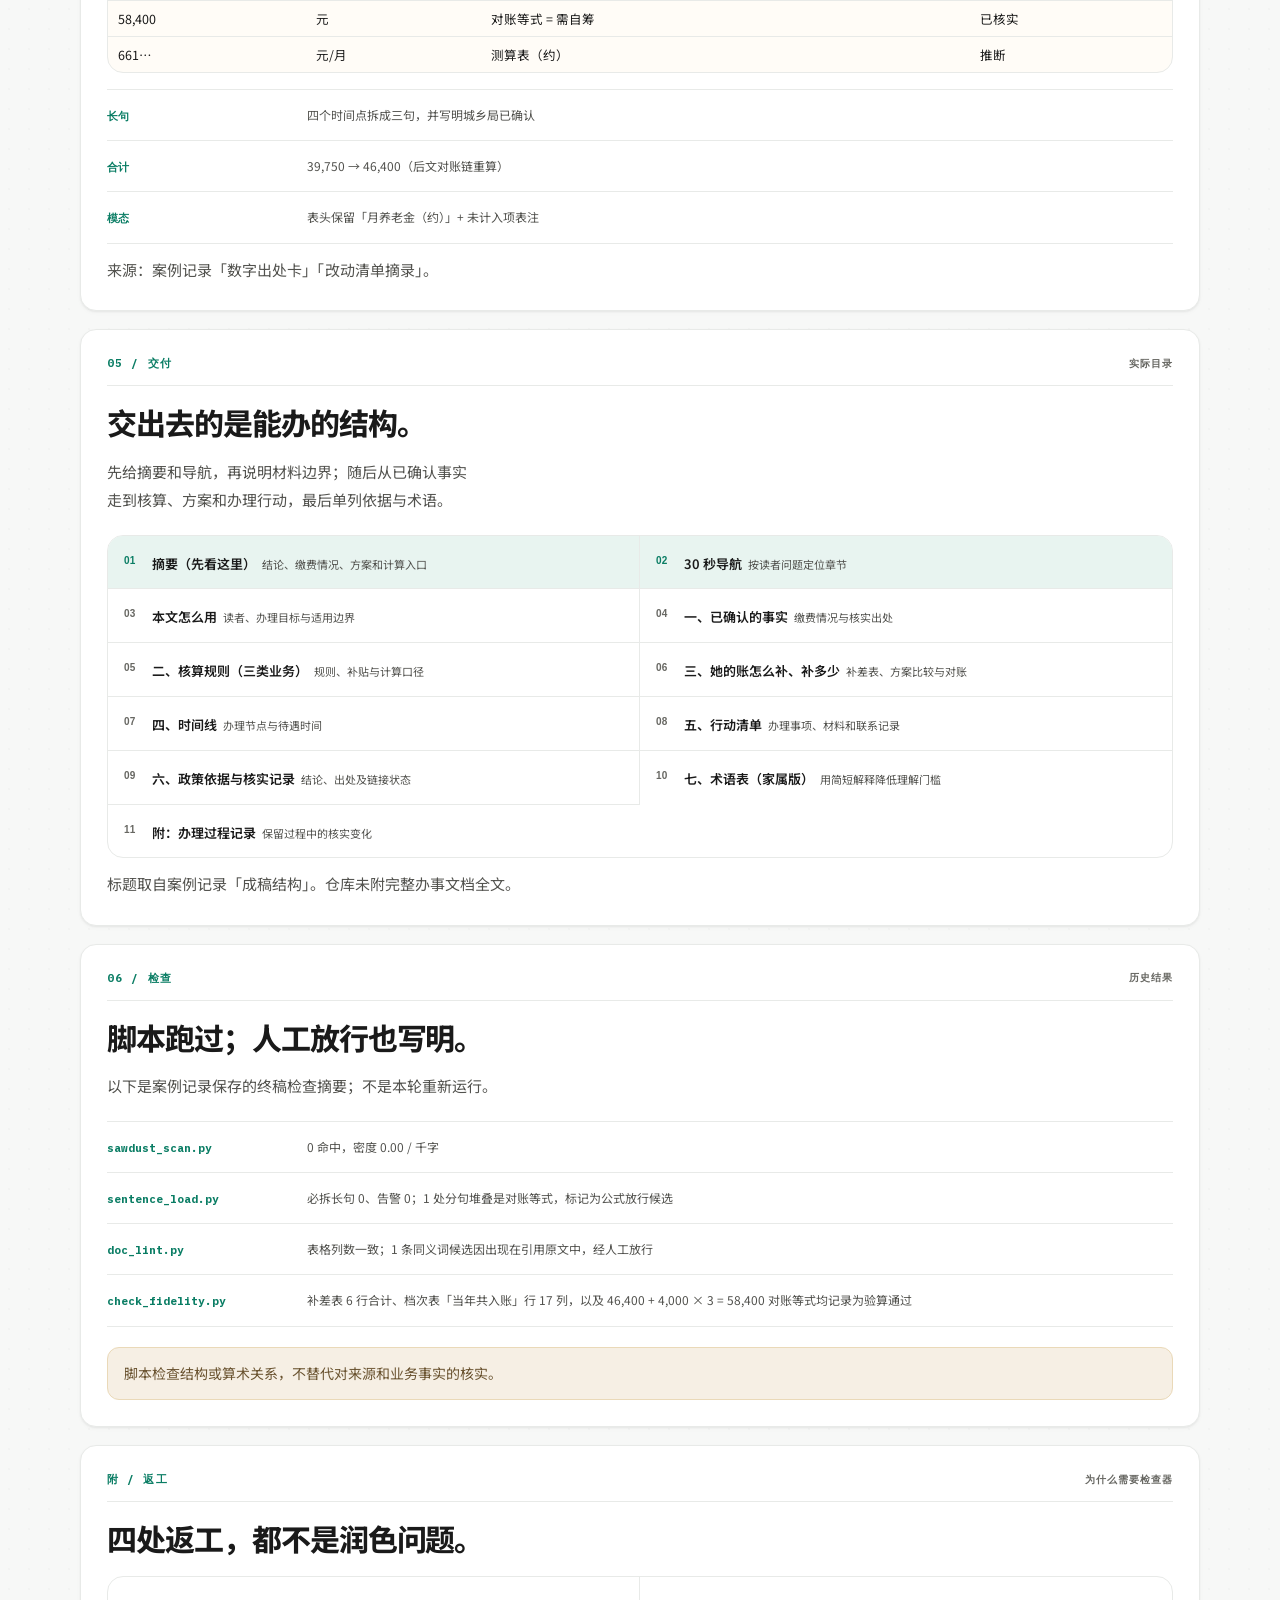
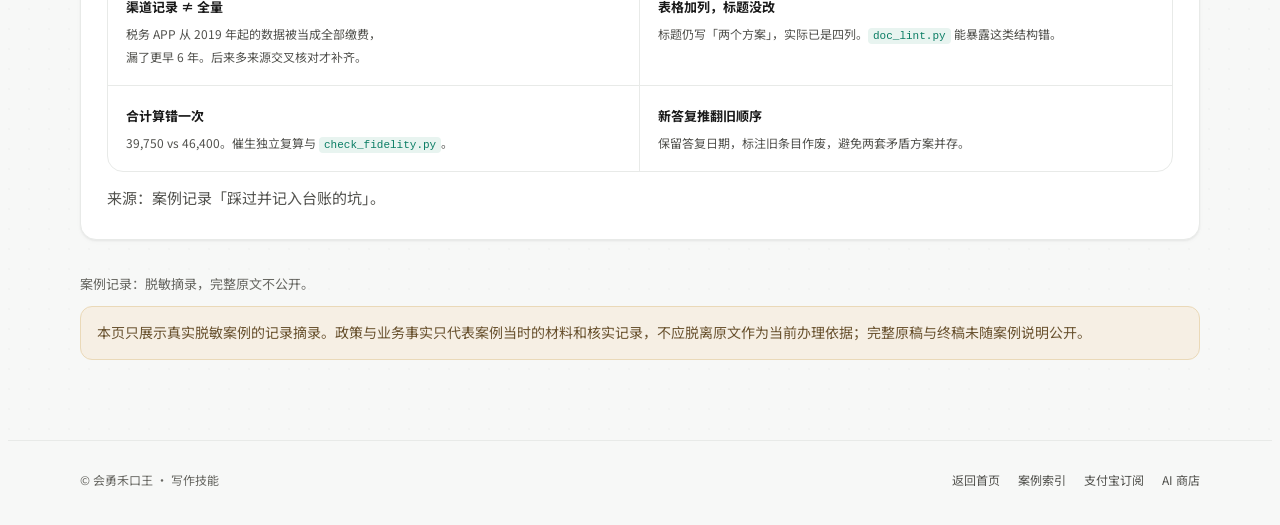
<file: docs/cases/family-pension-case.html>
<!doctype html><html lang="zh-CN"><head><meta charset="utf-8"><meta name="viewport" content="width=device-width,initial-scale=1">
<script>(function(){try{var s=localStorage.getItem('hkw-theme');var d=s?s==='dark':matchMedia('(prefers-color-scheme: dark)').matches;document.documentElement.dataset.theme=d?'dark':'light';}catch(e){document.documentElement.dataset.theme='light';}})();</script><title>家庭办事文档 · 会勇禾口王写作技能案例</title><meta name="description" content="家庭养老保险办事文档脱敏案例：合计错算、长句拆句、模态保留、数字出处卡与修订对账。"><link rel="canonical" href="https://huiyonghkw.github.io/hekouwang-writer-lite-skill/cases/family-pension-case.html"><link rel="icon" href="../icon.svg?v=3" type="image/svg+xml"><link rel="stylesheet" href="../tokens.css?v=7"><link rel="stylesheet" href="style.css?v=8"><link rel="stylesheet" href="case-upgrade.css?v=10"><link rel="stylesheet" href="family-pension-case.css?v=1"></head><body><header class="top"><div class="wrap top-inner"><a class="brand" href="../index.html"><img class="brand-icon" src="../icon.svg?v=3" width="24" height="24" alt=""><span>会勇禾口王</span><span class="brand-sub">写作技能</span></a><nav class="nav" aria-label="主导航"><a href="../index.html#laws">三条铁律</a><a href="../index.html#modes">两种模式</a><a class="is-current" href="../index.html#more-cases">案例索引</a><a href="../index.html#plans">订阅</a><a href="../index.html#install">开始</a></nav><div class="top-actions"><button class="theme-toggle" type="button" aria-label="切换亮色 / 暗色" title="切换亮色 / 暗色"><svg class="i-moon" viewBox="0 0 24 24" aria-hidden="true"><path d="M20.4 14.1A8.6 8.6 0 0 1 9.9 3.6 8.6 8.6 0 1 0 20.4 14.1Z"/></svg><svg class="i-sun" viewBox="0 0 24 24" aria-hidden="true"><circle cx="12" cy="12" r="4.1"/><path d="M12 2.4v2.2M12 19.4v2.2M4.9 4.9l1.6 1.6M17.5 17.5l1.6 1.6M2.4 12h2.2M19.4 12h2.2M4.9 19.1l1.6-1.6M17.5 6.5l1.6-1.6"/></svg></button><a class="top-cta" href="../index.html#plans">¥9.9 / 30 天</a></div></div></header><section class="hero"><div class="wrap"><span class="label">真实案例 · 已脱敏 · 跑过检查</span><h1>合计算错过一次。<br><span>后来靠对账拦住了。</span></h1><p>这是一份家庭养老保险办事文档的证据页：用案例记录里的摘录，说明 Skill 在真实材料上做了什么。不展示完整原稿或终稿，也不当作当前办理依据。</p><div class="hero-links"><a class="button primary" href="#case-numbers">看错算与对账</a><a class="button" href="../index.html#install">订阅与安装</a><a class="button" href="../index.html#more-cases">返回案例索引</a></div><div class="statusbar"><span>案例：真实脱敏</span><span>材料：案例记录</span><span>检查：四项历史结果</span></div><nav class="case-jump" aria-label="案例内容导航"><a href="#case-chain"><b>00</b> 证据链</a><a href="#case-task"><b>01</b> 任务</a><a href="#case-numbers"><b>02</b> 错算与对账</a><a href="#case-rewrite"><b>03</b> 改句与出处</a><a href="#case-ledger"><b>04</b> 出处卡</a><a href="#case-structure"><b>05</b> 交什么</a><a href="#case-checks"><b>06</b> 检查结果</a></nav></div></section><main class="content"><div class="wrap">

<section id="case-chain" class="card proof-card" style="margin-top:0"><div class="section-heading"><span class="tag">00 / 证据链</span><span class="section-index">可观察动作</span></div><h2>原始材料 → 判断 → 改写 → 对账 → 交付。</h2><div class="proof-reason" style="margin-top:18px"><div><b>材料</b><p>缴费记录、电话核实笔记、政策摘录；有的只有电话、没有网页。</p></div><div><b>判断</b><p>读者是不懂社保的家属；目的是去窗口定档次；合计必须独立复算。</p></div><div><b>改写</b><p>拆长句、补「恩阳区城乡局已确认」、表头保留「约」。</p></div></div><div class="proof-reason" style="margin-top:12px"><div><b>对账</b><p>39,750 错算被拦；终稿 46,400 + 4,000×3 = 58,400 与「需自筹」咬合。</p></div><div><b>清单</b><p>改动可逐条回退；数字出处卡写在回复里，不写进用户文档。</p></div><div><b>检查</b><p>四项脚本历史结果见文末；脚本过关 ≠ 业务已核定。</p></div></div><p class="evidence-caption">本页下列各节是这条链上的可展开摘录，不是完整办事文档。</p></section>

<section id="case-task" class="card proof-card"><div class="section-heading"><span class="tag">01 / 任务卡</span><span class="section-index">读者与目的</span></div><h2>先确定给谁用，再写。</h2><div class="proof-reason" style="margin-top:18px"><div><b>场景</b><p>家属要办城乡居民养老保险提档补差。</p></div><div><b>读者</b><p>完全不懂社保的家属。</p></div><div><b>目的</b><p>12 月去窗口前定档次、办业务，并留一份以后可查的记录。</p></div></div><p class="evidence-caption">来源：案例记录「这篇文档的处方」。</p></section>

<section id="case-numbers" class="card proof-card"><div class="section-heading"><span class="tag">02 / 主角镜头</span><span class="section-index">数字对账</span></div><h2>出了什么问题：合计算错一次。</h2><div class="proof-grid"><article class="proof-side"><span class="proof-label">错算 <small>台账记录</small></span><blockquote class="quote">补差总额一度写成 <b>39,750</b>。<br>按方案 A 复算，12 年补差应为 <b>46,400</b>。<br>不是公式不会，是漏算了一项。</blockquote></article><article class="proof-side proof-after"><span class="proof-label">拦住之后 <small>独立复算 + 表间对账</small></span><blockquote class="quote quote-formula">12 年补差 46,400<br>+ 2025 补缴 4,000<br>+ 2026 缴 4,000<br>+ 2027 缴 4,000<br><span>= 58,400 元 = 表里「需自筹」</span></blockquote></article></div><div class="proof-reason"><div><b>问题</b><p>表内数字看起来整齐，合计没有独立复算。</p></div><div><b>动作</b><p>要求合计独立复算；催生 <code>check_fidelity.py</code>。</p></div><div><b>你得</b><p>两种算法咬合；错误不会被润色盖住。</p></div></div><p class="evidence-caption">来源：案例记录「踩过的坑」与「数字对账」摘录。本页不重新计算业务口径。</p></section>

<div class="grid proof-grid evidence-pair" style="margin-top:18px"><article class="card"><div class="section-heading"><span class="tag">模态</span><span class="section-index">不确定说法</span></div><h2>「约」不被写成确定数。</h2><p>表头保留「月养老金（约）」；表注写明未计利息、未计基础养老金历年上调——推断边界写清楚，不当成核定值。</p><p class="evidence-caption">来源：案例记录「模态保留」。</p></article><article class="card source-card"><div class="section-heading"><span class="tag">出处</span><span class="section-index">来源状态</span></div><h2>电话答复，不伪装成链接。</h2><p>案例记录把电话核实标成「电话，无链接」，没有补造网页来源。</p><div class="source-stamp"><span>电话，无链接</span><small>来源状态 · 如实标注</small></div><p class="evidence-caption">来源：案例记录「结论 + 出处 + 链接」表。</p></article></div>

<section id="case-rewrite" class="card proof-card"><div class="section-heading"><span class="tag">03 / 改句</span><span class="section-index">拆开但不丢</span></div><h2>一句里有四个时间节点。</h2><div class="proof-grid"><article class="proof-side"><span class="proof-label">改前 <small>信息挤在一句里</small></span><blockquote class="quote">她2026年12月满60时只有14年；2027年保费不能提前缴（已确认），只能2027年当年缴，2027年底才满15年，待遇自次月起发。</blockquote></article><article class="proof-side proof-after"><span class="proof-label">改后 <small>补上来源名称</small></span><blockquote class="quote">她2026年12月满60岁时只有14年。2027年保费不能提前缴（恩阳区城乡局已确认），只能2027年当年缴。到2027年底才满15年，待遇自次月起发。</blockquote></article></div><div class="proof-reason"><div><b>拆句</b><p>年龄、缴费条件、待遇时间分开。</p></div><div><b>补出处</b><p>「已确认」对应到答复来源。</p></div><div><b>保原意</b><p>年份、年限、条件均保留。</p></div></div><p class="evidence-caption">来源：案例记录「一句一事」摘录。</p></section>

<section id="case-ledger" class="card proof-card"><div class="section-heading"><span class="tag">04 / 出处卡与清单</span><span class="section-index">写在回复里</span></div><h2>数字从哪来，改动怎么回退。</h2><p>常规档以上交付时附数字出处卡与改动清单；都不写进用户文档正文。</p><div class="mini" style="margin-top:16px"><div class="mini-head"><span>数字出处卡（摘录）</span><span>5 行示意</span></div><div class="table-wrap"><table><thead><tr><th>数字</th><th>单位</th><th>来源</th><th>状态</th></tr></thead><tbody><tr><td>1,600</td><td>元</td><td>缴费核实 · 个人合计</td><td>已核实</td></tr><tr><td>46,400</td><td>元</td><td>补差表 · 12 年</td><td>已核实</td></tr><tr><td>4,000</td><td>元</td><td>档次表 · 单年</td><td>已核实</td></tr><tr><td>58,400</td><td>元</td><td>对账等式 = 需自筹</td><td>已核实</td></tr><tr><td>661…</td><td>元/月</td><td>测算表（约）</td><td>推断</td></tr></tbody></table></div></div><div class="check-list" style="margin-top:16px"><div class="check-row"><b>长句</b><span>四个时间点拆成三句，并写明城乡局已确认</span></div><div class="check-row"><b>合计</b><span>39,750 → 46,400（后文对账链重算）</span></div><div class="check-row"><b>模态</b><span>表头保留「月养老金（约）」+ 未计入项表注</span></div></div><p class="evidence-caption">来源：案例记录「数字出处卡」「改动清单摘录」。</p></section>

<section id="case-structure" class="card proof-card"><div class="section-heading"><span class="tag">05 / 交付</span><span class="section-index">实际目录</span></div><h2>交出去的是能办的结构。</h2><p>先给摘要和导航，再说明材料边界；随后从已确认事实走到核算、方案和办理行动，最后单列依据与术语。</p><ol class="outline-list"><li><span>摘要（先看这里）</span><small>结论、缴费情况、方案和计算入口</small></li><li><span>30 秒导航</span><small>按读者问题定位章节</small></li><li><span>本文怎么用</span><small>读者、办理目标与适用边界</small></li><li><span>一、已确认的事实</span><small>缴费情况与核实出处</small></li><li><span>二、核算规则（三类业务）</span><small>规则、补贴与计算口径</small></li><li><span>三、她的账怎么补、补多少</span><small>补差表、方案比较与对账</small></li><li><span>四、时间线</span><small>办理节点与待遇时间</small></li><li><span>五、行动清单</span><small>办理事项、材料和联系记录</small></li><li><span>六、政策依据与核实记录</span><small>结论、出处及链接状态</small></li><li><span>七、术语表（家属版）</span><small>用简短解释降低理解门槛</small></li><li><span>附：办理过程记录</span><small>保留过程中的核实变化</small></li></ol><p class="evidence-caption">标题取自案例记录「成稿结构」。仓库未附完整办事文档全文。</p></section>

<section id="case-checks" class="card proof-card"><div class="section-heading"><span class="tag">06 / 检查</span><span class="section-index">历史结果</span></div><h2>脚本跑过；人工放行也写明。</h2><p>以下是案例记录保存的终稿检查摘要；不是本轮重新运行。</p><div class="check-list"><div class="check-row"><b>sawdust_scan.py</b><span>0 命中，密度 0.00 / 千字</span></div><div class="check-row"><b>sentence_load.py</b><span>必拆长句 0、告警 0；1 处分句堆叠是对账等式，标记为公式放行候选</span></div><div class="check-row"><b>doc_lint.py</b><span>表格列数一致；1 条同义词候选因出现在引用原文中，经人工放行</span></div><div class="check-row"><b>check_fidelity.py</b><span>补差表 6 行合计、档次表「当年共入账」行 17 列，以及 46,400 + 4,000 × 3 = 58,400 对账等式均记录为验算通过</span></div></div><aside class="notice proof-notice">脚本检查结构或算术关系，不替代对来源和业务事实的核实。</aside></section>

<section class="card proof-card"><div class="section-heading"><span class="tag">附 / 返工</span><span class="section-index">为什么需要检查器</span></div><h2>四处返工，都不是润色问题。</h2><div class="lesson-list"><article><b>渠道记录 ≠ 全量</b><p>税务 APP 从 2019 年起的数据被当成全部缴费，漏了更早 6 年。后来多来源交叉核对才补齐。</p></article><article><b>表格加列，标题没改</b><p>标题仍写「两个方案」，实际已是四列。<code>doc_lint.py</code> 能暴露这类结构错。</p></article><article><b>合计算错一次</b><p>39,750 vs 46,400。催生独立复算与 <code>check_fidelity.py</code>。</p></article><article><b>新答复推翻旧顺序</b><p>保留答复日期，标注旧条目作废，避免两套矛盾方案并存。</p></article></div><p class="evidence-caption">来源：案例记录「踩过并记入台账的坑」。</p></section>

<p class="source">案例记录：脱敏摘录，完整原文不公开。</p><div class="notice">本页只展示真实脱敏案例的记录摘录。政策与业务事实只代表案例当时的材料和核实记录，不应脱离原文作为当前办理依据；完整原稿与终稿未随案例说明公开。</div></div></main><footer class="footer"><div class="wrap"><span>© 会勇禾口王 · 写作技能</span><div class="footer-links"><a href="../index.html">返回首页</a><a href="../index.html#more-cases">案例索引</a><a href="../index.html#buy">支付宝订阅</a><a href="https://skillpay.alipay.com/public/huiyonghkw" target="_blank" rel="noreferrer">AI 商店</a></div></div></footer><script>(function(){var b=document.querySelectorAll('.theme-toggle');if(!b.length)return;var sync=function(){var d=document.documentElement.dataset.theme==='dark';b.forEach(function(x){x.setAttribute('aria-label',d?'切换到亮色模式':'切换到暗色模式');x.setAttribute('title',d?'切换到亮色模式':'切换到暗色模式');});};b.forEach(function(x){x.addEventListener('click',function(){var n=document.documentElement.dataset.theme==='dark'?'light':'dark';document.documentElement.dataset.theme=n;try{localStorage.setItem('hkw-theme',n)}catch(e){}sync();});});sync();})();</script></body></html>
</file>
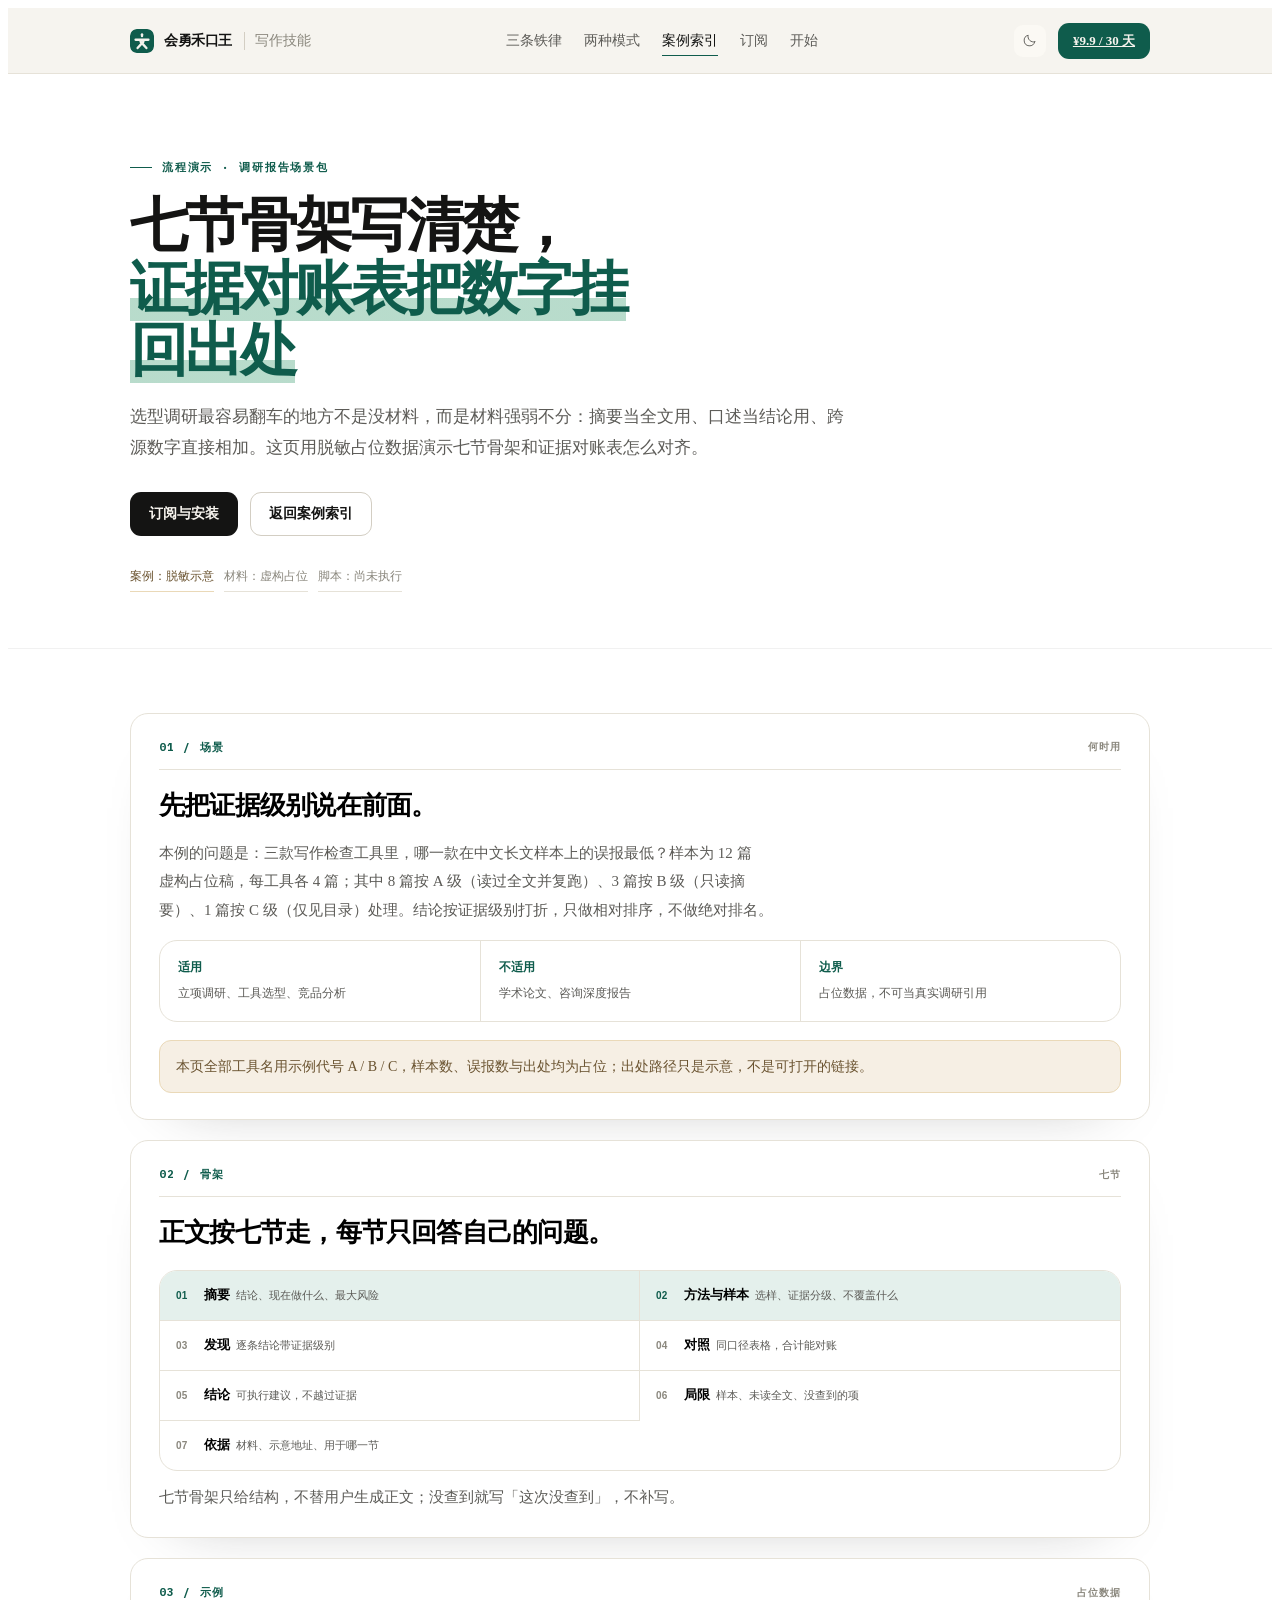
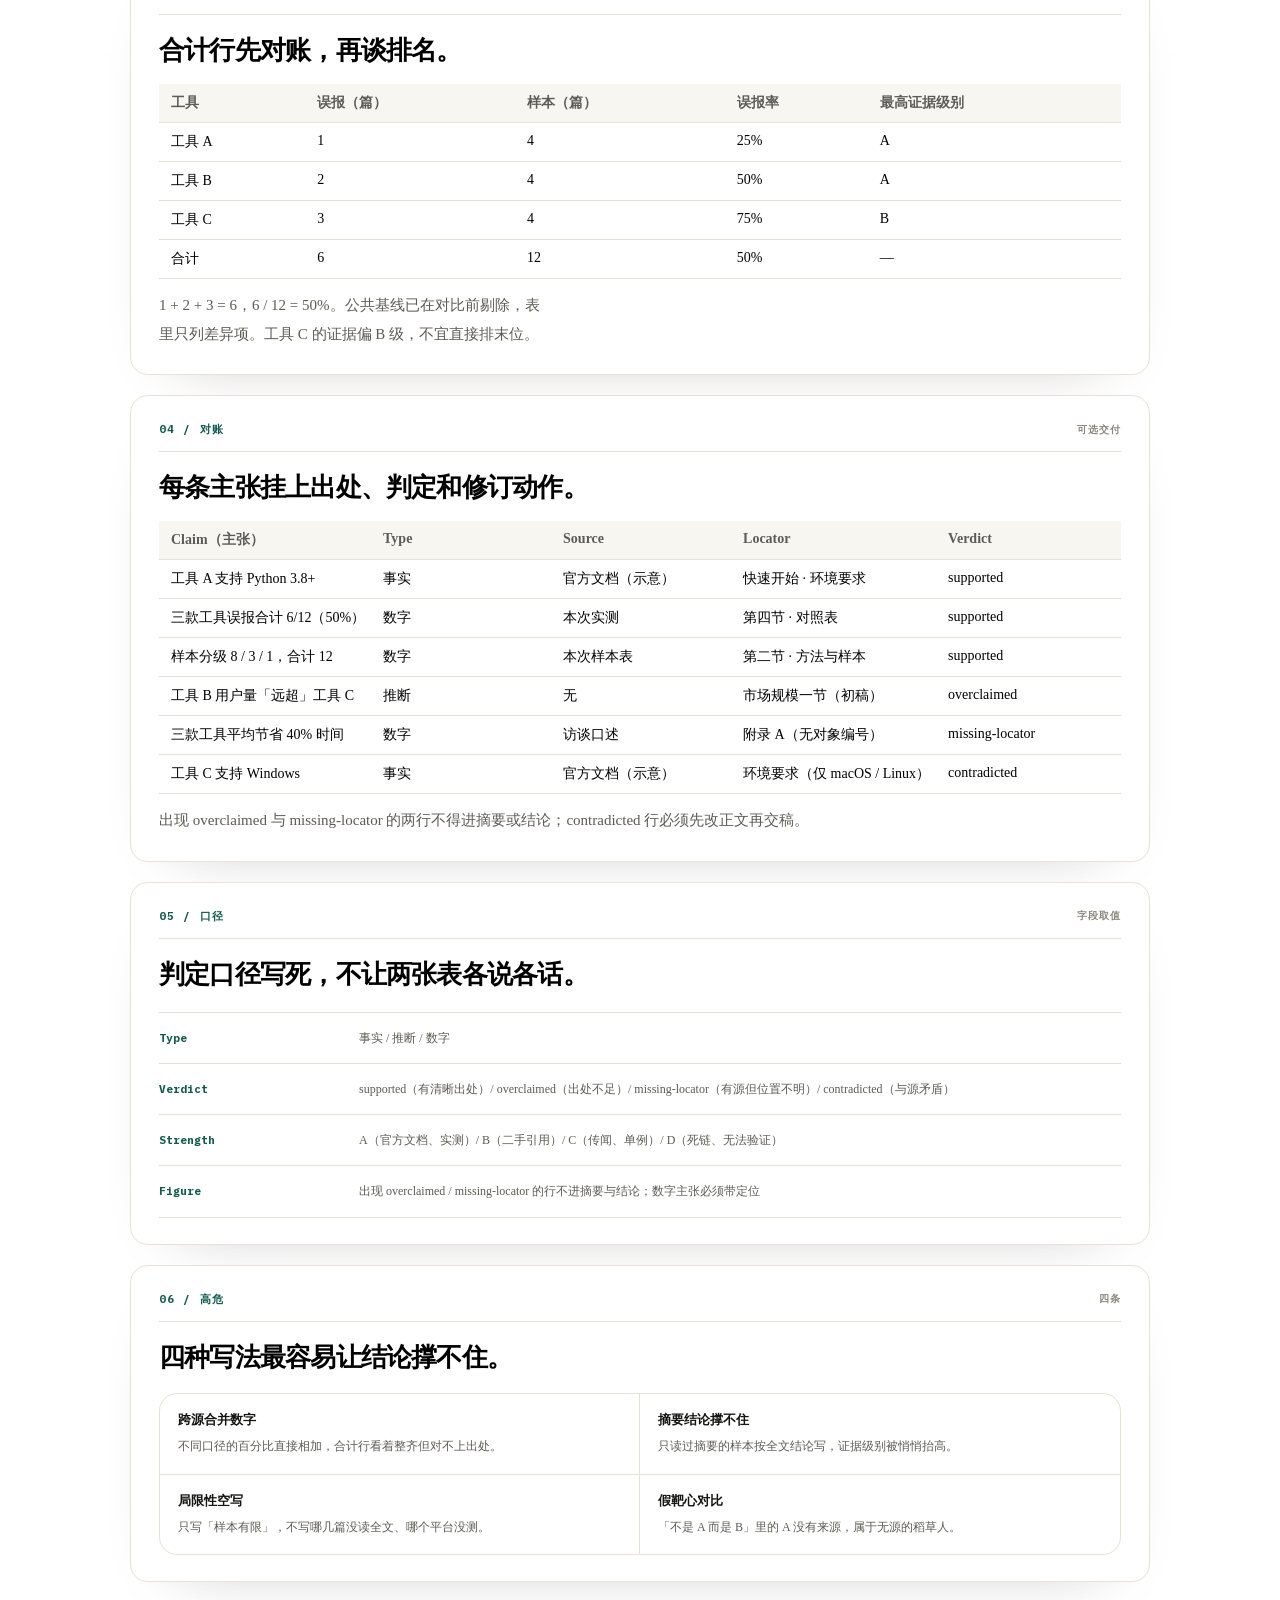
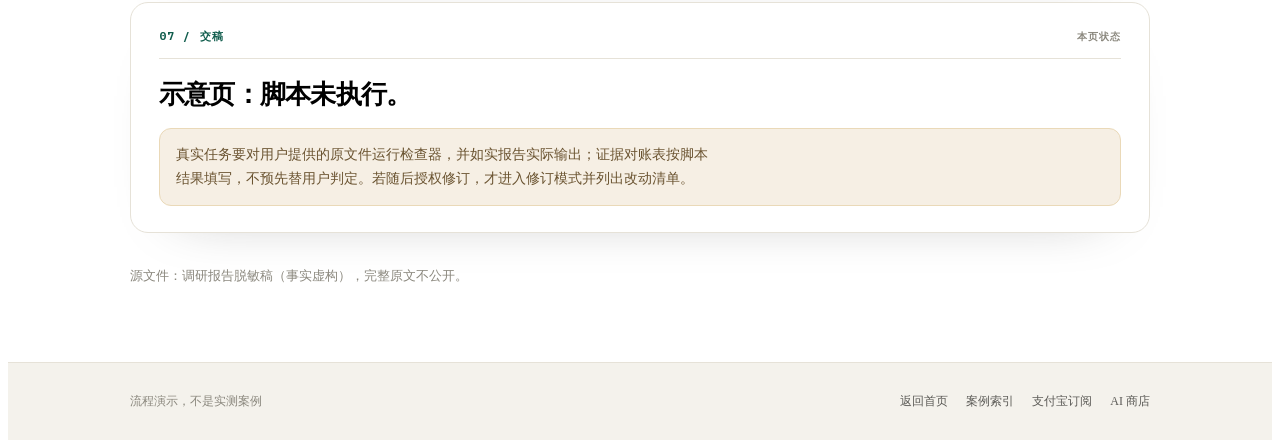
<file: docs/cases/research-report-sample.html>
<!doctype html><html lang="zh-CN"><head><meta charset="utf-8"><meta name="viewport" content="width=device-width,initial-scale=1">
<script>(function(){try{var s=localStorage.getItem('hkw-theme');var d=s?s==='dark':matchMedia('(prefers-color-scheme: dark)').matches;document.documentElement.dataset.theme=d?'dark':'light';}catch(e){document.documentElement.dataset.theme='light';}})();</script><title>调研报告脱敏案例 · writer-skill 案例</title><link rel="icon" href="../icon.svg?v=3" type="image/svg+xml"><link rel="stylesheet" href="../tokens.css?v=7"><link rel="stylesheet" href="style.css?v=8"><link rel="stylesheet" href="case-upgrade.css?v=10"></head><body><header class="top"><div class="wrap top-inner"><a class="brand" href="../index.html"><img class="brand-icon" src="../icon.svg?v=3" width="24" height="24" alt=""><span>会勇禾口王</span><span class="brand-sub">写作技能</span></a><nav class="nav" aria-label="主导航"><a href="../index.html#laws">三条铁律</a><a href="../index.html#modes">两种模式</a><a class="is-current" href="../index.html#more-cases">案例索引</a><a href="../index.html#plans">订阅</a><a href="../index.html#install">开始</a></nav><div class="top-actions"><button class="theme-toggle" type="button" aria-label="切换亮色 / 暗色" title="切换亮色 / 暗色"><svg class="i-moon" viewBox="0 0 24 24" aria-hidden="true"><path d="M20.4 14.1A8.6 8.6 0 0 1 9.9 3.6 8.6 8.6 0 1 0 20.4 14.1Z"/></svg><svg class="i-sun" viewBox="0 0 24 24" aria-hidden="true"><circle cx="12" cy="12" r="4.1"/><path d="M12 2.4v2.2M12 19.4v2.2M4.9 4.9l1.6 1.6M17.5 17.5l1.6 1.6M2.4 12h2.2M19.4 12h2.2M4.9 19.1l1.6-1.6M17.5 6.5l1.6-1.6"/></svg></button><a class="top-cta" href="../index.html#plans">¥9.9 / 30 天</a></div></div></header><section class="hero"><div class="wrap"><span class="label">流程演示 · 调研报告场景包</span><h1>七节骨架写清楚，<br><span>证据对账表把数字挂回出处</span></h1><p>选型调研最容易翻车的地方不是没材料，而是材料强弱不分：摘要当全文用、口述当结论用、跨源数字直接相加。这页用脱敏占位数据演示七节骨架和证据对账表怎么对齐。</p><div class="hero-links"><a class="button primary" href="../index.html#install">订阅与安装</a><a class="button" href="../index.html#more-cases">返回案例索引</a></div><div class="statusbar"><span class="demo">案例：脱敏示意</span><span>材料：虚构占位</span><span>脚本：尚未执行</span></div></div></section><main class="content"><div class="wrap">

<section class="card proof-card" style="margin-top:0"><div class="section-heading"><span class="tag">01 / 场景</span><span class="section-index">何时用</span></div><h2>先把证据级别说在前面。</h2><p>本例的问题是：三款写作检查工具里，哪一款在中文长文样本上的误报最低？样本为 12 篇虚构占位稿，每工具各 4 篇；其中 8 篇按 A 级（读过全文并复跑）、3 篇按 B 级（只读摘要）、1 篇按 C 级（仅见目录）处理。结论按证据级别打折，只做相对排序，不做绝对排名。</p><div class="proof-reason"><div><b>适用</b><p>立项调研、工具选型、竞品分析</p></div><div><b>不适用</b><p>学术论文、咨询深度报告</p></div><div><b>边界</b><p>占位数据，不可当真实调研引用</p></div></div><div class="notice" style="margin-top:18px">本页全部工具名用示例代号 A / B / C，样本数、误报数与出处均为占位；出处路径只是示意，不是可打开的链接。</div></section>

<section class="card proof-card"><div class="section-heading"><span class="tag">02 / 骨架</span><span class="section-index">七节</span></div><h2>正文按七节走，每节只回答自己的问题。</h2><ol class="outline-list"><li><span>摘要</span><small>结论、现在做什么、最大风险</small></li><li><span>方法与样本</span><small>选样、证据分级、不覆盖什么</small></li><li><span>发现</span><small>逐条结论带证据级别</small></li><li><span>对照</span><small>同口径表格，合计能对账</small></li><li><span>结论</span><small>可执行建议，不越过证据</small></li><li><span>局限</span><small>样本、未读全文、没查到的项</small></li><li><span>依据</span><small>材料、示意地址、用于哪一节</small></li></ol><p class="evidence-caption">七节骨架只给结构，不替用户生成正文；没查到就写「这次没查到」，不补写。</p></section>

<section class="card proof-card"><div class="section-heading"><span class="tag">03 / 示例</span><span class="section-index">占位数据</span></div><h2>合计行先对账，再谈排名。</h2><div class="table-wrap"><table class="table"><thead><tr><th>工具</th><th>误报（篇）</th><th>样本（篇）</th><th>误报率</th><th>最高证据级别</th></tr></thead><tbody><tr><td>工具 A</td><td>1</td><td>4</td><td>25%</td><td>A</td></tr><tr><td>工具 B</td><td>2</td><td>4</td><td>50%</td><td>A</td></tr><tr><td>工具 C</td><td>3</td><td>4</td><td>75%</td><td>B</td></tr><tr><td>合计</td><td>6</td><td>12</td><td>50%</td><td>—</td></tr></tbody></table></div><p class="evidence-caption">1 + 2 + 3 = 6，6 / 12 = 50%。公共基线已在对比前剔除，表里只列差异项。工具 C 的证据偏 B 级，不宜直接排末位。</p></section>

<section class="card proof-card"><div class="section-heading"><span class="tag">04 / 对账</span><span class="section-index">可选交付</span></div><h2>每条主张挂上出处、判定和修订动作。</h2><div class="table-wrap"><table class="table table--wrap"><thead><tr><th>Claim（主张）</th><th>Type</th><th>Source</th><th>Locator</th><th>Verdict</th><th>Strength</th><th>Fix</th></tr></thead><tbody><tr><td>工具 A 支持 Python 3.8+</td><td>事实</td><td>官方文档（示意）</td><td>快速开始 · 环境要求</td><td>supported</td><td>A</td><td>—</td></tr><tr><td>三款工具误报合计 6/12（50%）</td><td>数字</td><td>本次实测</td><td>第四节 · 对照表</td><td>supported</td><td>A</td><td>—</td></tr><tr><td>样本分级 8 / 3 / 1，合计 12</td><td>数字</td><td>本次样本表</td><td>第二节 · 方法与样本</td><td>supported</td><td>A</td><td>—</td></tr><tr><td>工具 B 用户量「远超」工具 C</td><td>推断</td><td>无</td><td>市场规模一节（初稿）</td><td>overclaimed</td><td>C</td><td>改为「据示例 topics 数」</td></tr><tr><td>三款工具平均节省 40% 时间</td><td>数字</td><td>访谈口述</td><td>附录 A（无对象编号）</td><td>missing-locator</td><td>C</td><td>补访谈对象编号与统计口径</td></tr><tr><td>工具 C 支持 Windows</td><td>事实</td><td>官方文档（示意）</td><td>环境要求（仅 macOS / Linux）</td><td>contradicted</td><td>A</td><td>改为「仅 macOS / Linux」</td></tr></tbody></table></div><p class="evidence-caption">出现 overclaimed 与 missing-locator 的两行不得进摘要或结论；contradicted 行必须先改正文再交稿。</p></section>

<section class="card proof-card"><div class="section-heading"><span class="tag">05 / 口径</span><span class="section-index">字段取值</span></div><h2>判定口径写死，不让两张表各说各话。</h2><div class="check-list"><div class="check-row"><b>Type</b><span>事实 / 推断 / 数字</span></div><div class="check-row"><b>Verdict</b><span>supported（有清晰出处）/ overclaimed（出处不足）/ missing-locator（有源但位置不明）/ contradicted（与源矛盾）</span></div><div class="check-row"><b>Strength</b><span>A（官方文档、实测）/ B（二手引用）/ C（传闻、单例）/ D（死链、无法验证）</span></div><div class="check-row"><b>Figure</b><span>出现 overclaimed / missing-locator 的行不进摘要与结论；数字主张必须带定位</span></div></div></section>

<section class="card proof-card"><div class="section-heading"><span class="tag">06 / 高危</span><span class="section-index">四条</span></div><h2>四种写法最容易让结论撑不住。</h2><div class="lesson-list"><article><b>跨源合并数字</b><p>不同口径的百分比直接相加，合计行看着整齐但对不上出处。</p></article><article><b>摘要结论撑不住</b><p>只读过摘要的样本按全文结论写，证据级别被悄悄抬高。</p></article><article><b>局限性空写</b><p>只写「样本有限」，不写哪几篇没读全文、哪个平台没测。</p></article><article><b>假靶心对比</b><p>「不是 A 而是 B」里的 A 没有来源，属于无源的稻草人。</p></article></div></section>

<section class="card proof-card"><div class="section-heading"><span class="tag">07 / 交稿</span><span class="section-index">本页状态</span></div><h2>示意页：脚本未执行。</h2><aside class="notice proof-notice" style="margin-top:0">真实任务要对用户提供的原文件运行检查器，并如实报告实际输出；证据对账表按脚本结果填写，不预先替用户判定。若随后授权修订，才进入修订模式并列出改动清单。</aside></section>

<p class="source">源文件：调研报告脱敏稿（事实虚构），完整原文不公开。</p></div></main><footer class="footer"><div class="wrap"><span>流程演示，不是实测案例</span><div class="footer-links"><a href="../index.html">返回首页</a><a href="../index.html#more-cases">案例索引</a><a href="../index.html#buy">支付宝订阅</a><a href="https://skillpay.alipay.com/public/huiyonghkw" target="_blank" rel="noreferrer">AI 商店</a></div></div></footer><script>(function(){var b=document.querySelectorAll('.theme-toggle');if(!b.length)return;var sync=function(){var d=document.documentElement.dataset.theme==='dark';b.forEach(function(x){x.setAttribute('aria-label',d?'切换到亮色模式':'切换到暗色模式');x.setAttribute('title',d?'切换到亮色模式':'切换到暗色模式');});};b.forEach(function(x){x.addEventListener('click',function(){var n=document.documentElement.dataset.theme==='dark'?'light':'dark';document.documentElement.dataset.theme=n;try{localStorage.setItem('hkw-theme',n)}catch(e){}sync();});});sync();})();</script></body></html>
</file>
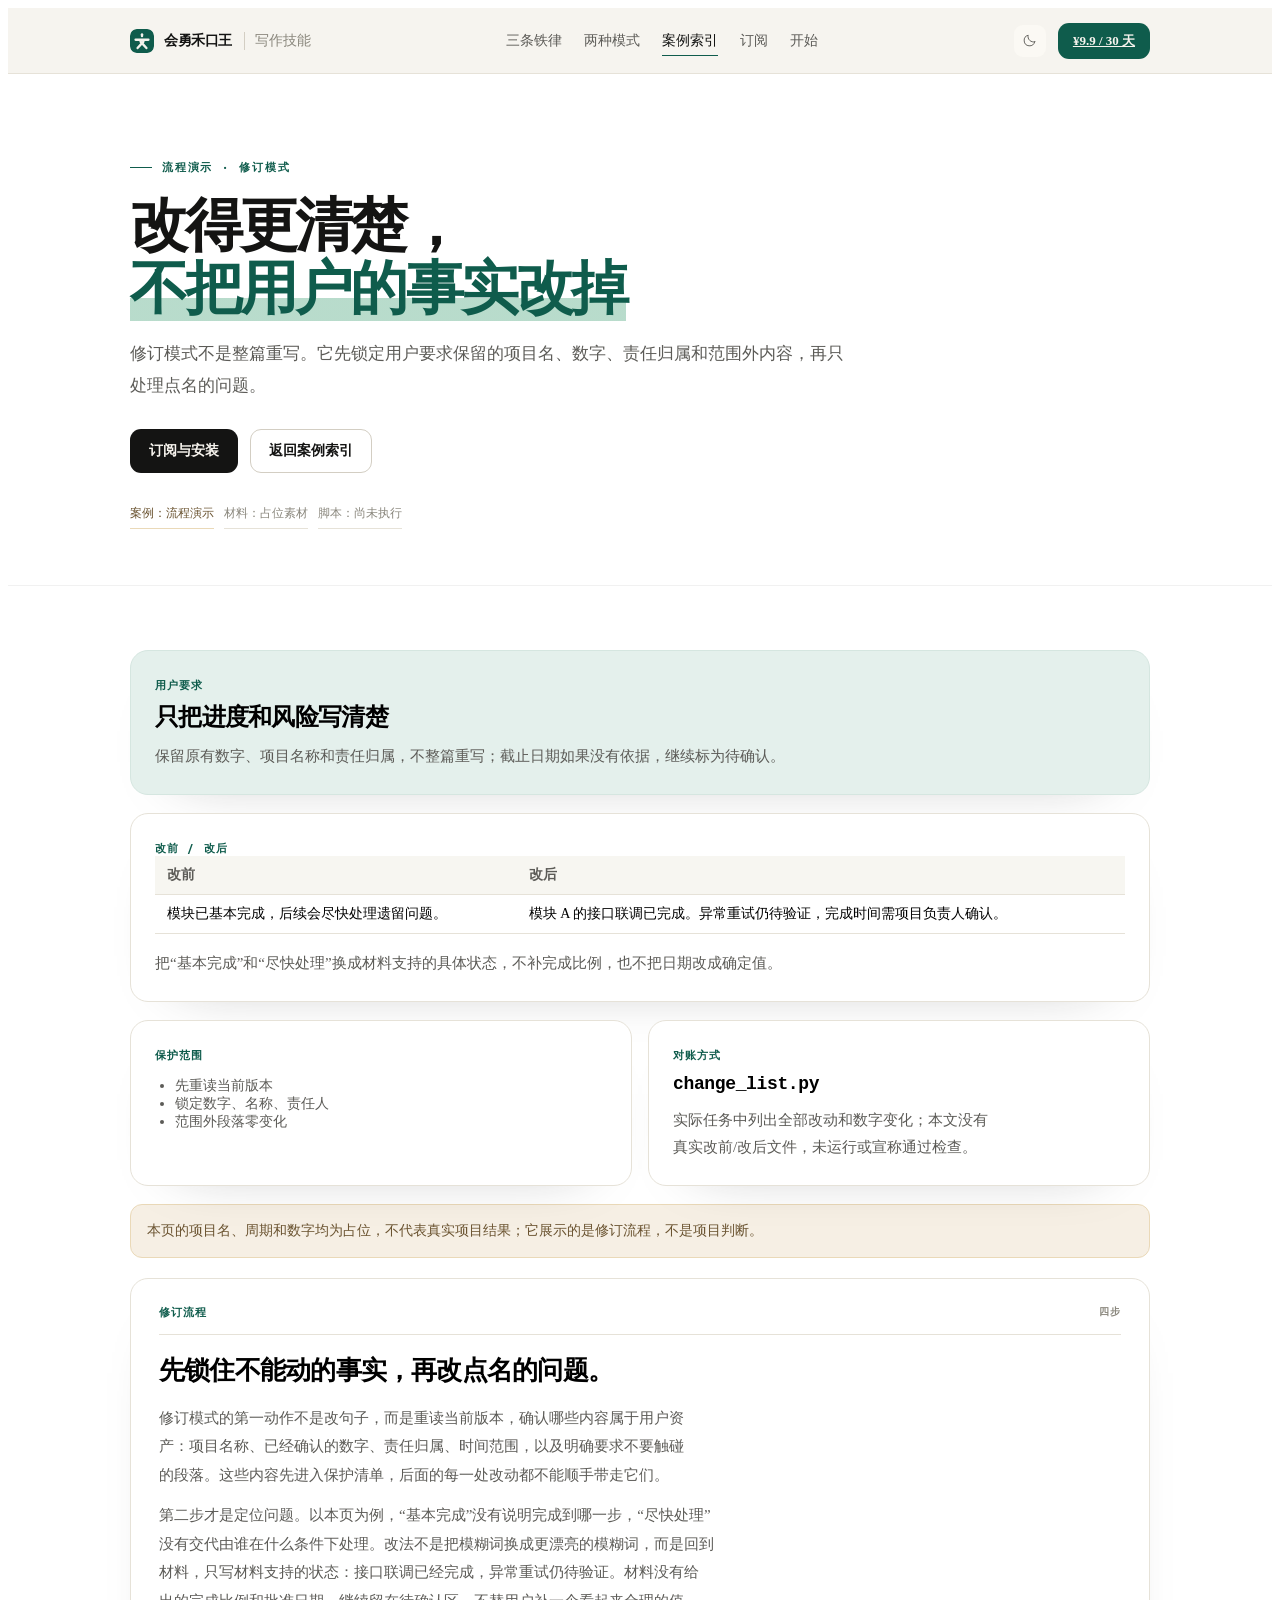
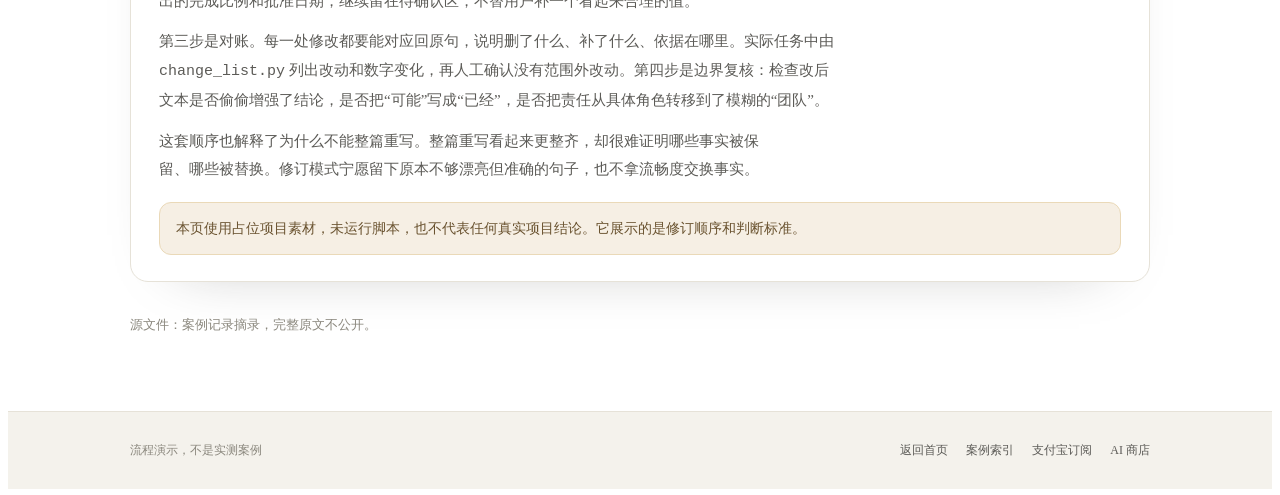
<file: docs/cases/revise-project-report.html>
<!doctype html><html lang="zh-CN"><head><meta charset="utf-8"><meta name="viewport" content="width=device-width,initial-scale=1">
<script>(function(){try{var s=localStorage.getItem('hkw-theme');var d=s?s==='dark':matchMedia('(prefers-color-scheme: dark)').matches;document.documentElement.dataset.theme=d?'dark':'light';}catch(e){document.documentElement.dataset.theme='light';}})();</script><title>修订项目汇报 · writer-skill 案例</title><link rel="icon" href="../icon.svg?v=3" type="image/svg+xml"><link rel="stylesheet" href="../tokens.css?v=7"><link rel="stylesheet" href="style.css?v=8"><link rel="stylesheet" href="case-upgrade.css?v=10"></head><body><header class="top"><div class="wrap top-inner"><a class="brand" href="../index.html"><img class="brand-icon" src="../icon.svg?v=3" width="24" height="24" alt=""><span>会勇禾口王</span><span class="brand-sub">写作技能</span></a><nav class="nav" aria-label="主导航"><a href="../index.html#laws">三条铁律</a><a href="../index.html#modes">两种模式</a><a class="is-current" href="../index.html#more-cases">案例索引</a><a href="../index.html#plans">订阅</a><a href="../index.html#install">开始</a></nav><div class="top-actions"><button class="theme-toggle" type="button" aria-label="切换亮色 / 暗色" title="切换亮色 / 暗色"><svg class="i-moon" viewBox="0 0 24 24" aria-hidden="true"><path d="M20.4 14.1A8.6 8.6 0 0 1 9.9 3.6 8.6 8.6 0 1 0 20.4 14.1Z"/></svg><svg class="i-sun" viewBox="0 0 24 24" aria-hidden="true"><circle cx="12" cy="12" r="4.1"/><path d="M12 2.4v2.2M12 19.4v2.2M4.9 4.9l1.6 1.6M17.5 17.5l1.6 1.6M2.4 12h2.2M19.4 12h2.2M4.9 19.1l1.6-1.6M17.5 6.5l1.6-1.6"/></svg></button><a class="top-cta" href="../index.html#plans">¥9.9 / 30 天</a></div></div></header><section class="hero"><div class="wrap"><span class="label">流程演示 · 修订模式</span><h1>改得更清楚，<br><span>不把用户的事实改掉</span></h1><p>修订模式不是整篇重写。它先锁定用户要求保留的项目名、数字、责任归属和范围外内容，再只处理点名的问题。</p><div class="hero-links"><a class="button primary" href="../index.html#install">订阅与安装</a><a class="button" href="../index.html#more-cases">返回案例索引</a></div><div class="statusbar"><span class="demo">案例：流程演示</span><span>材料：占位素材</span><span>脚本：尚未执行</span></div></div></section><main class="content"><div class="wrap"><div class="card soft"><span class="tag">用户要求</span><h2>只把进度和风险写清楚</h2><p>保留原有数字、项目名称和责任归属，不整篇重写；截止日期如果没有依据，继续标为待确认。</p></div><div class="card" style="margin-top:18px"><span class="tag">改前 / 改后</span><div class="table-wrap"><table class="table table--wrap"><thead><tr><th>改前</th><th>改后</th></tr></thead><tbody><tr><td>模块已基本完成，后续会尽快处理遗留问题。</td><td>模块 A 的接口联调已完成。异常重试仍待验证，完成时间需项目负责人确认。</td></tr></tbody></table></div><p style="margin-top:16px">把“基本完成”和“尽快处理”换成材料支持的具体状态，不补完成比例，也不把日期改成确定值。</p></div><div class="grid" style="margin-top:18px"><article class="card"><span class="tag">保护范围</span><ul><li>先重读当前版本</li><li>锁定数字、名称、责任人</li><li>范围外段落零变化</li></ul></article><article class="card"><span class="tag">对账方式</span><h3><code>change_list.py</code></h3><p>实际任务中列出全部改动和数字变化；本文没有真实改前/改后文件，未运行或宣称通过检查。</p></article></div><div class="notice" style="margin-top:18px">本页的项目名、周期和数字均为占位，不代表真实项目结果；它展示的是修订流程，不是项目判断。</div><section class="card proof-card"><div class="section-heading"><span class="tag">修订流程</span><span class="section-index">四步</span></div><h2>先锁住不能动的事实，再改点名的问题。</h2><p>修订模式的第一动作不是改句子，而是重读当前版本，确认哪些内容属于用户资产：项目名称、已经确认的数字、责任归属、时间范围，以及明确要求不要触碰的段落。这些内容先进入保护清单，后面的每一处改动都不能顺手带走它们。</p><p>第二步才是定位问题。以本页为例，“基本完成”没有说明完成到哪一步，“尽快处理”没有交代由谁在什么条件下处理。改法不是把模糊词换成更漂亮的模糊词，而是回到材料，只写材料支持的状态：接口联调已经完成，异常重试仍待验证。材料没有给出的完成比例和批准日期，继续留在待确认区，不替用户补一个看起来合理的值。</p><p>第三步是对账。每一处修改都要能对应回原句，说明删了什么、补了什么、依据在哪里。实际任务中由 <code>change_list.py</code> 列出改动和数字变化，再人工确认没有范围外改动。第四步是边界复核：检查改后文本是否偷偷增强了结论，是否把“可能”写成“已经”，是否把责任从具体角色转移到了模糊的“团队”。</p><p>这套顺序也解释了为什么不能整篇重写。整篇重写看起来更整齐，却很难证明哪些事实被保留、哪些被替换。修订模式宁愿留下原本不够漂亮但准确的句子，也不拿流畅度交换事实。</p><div class="notice" style="margin-top:18px">本页使用占位项目素材，未运行脚本，也不代表任何真实项目结论。它展示的是修订顺序和判断标准。</div></section>
<p class="source">源文件：案例记录摘录，完整原文不公开。</p></div></main><footer class="footer"><div class="wrap"><span>流程演示，不是实测案例</span><div class="footer-links"><a href="../index.html">返回首页</a><a href="../index.html#more-cases">案例索引</a><a href="../index.html#buy">支付宝订阅</a><a href="https://skillpay.alipay.com/public/huiyonghkw" target="_blank" rel="noreferrer">AI 商店</a></div></div></footer><script>(function(){var b=document.querySelectorAll('.theme-toggle');if(!b.length)return;var sync=function(){var d=document.documentElement.dataset.theme==='dark';b.forEach(function(x){x.setAttribute('aria-label',d?'切换到亮色模式':'切换到暗色模式');x.setAttribute('title',d?'切换到亮色模式':'切换到暗色模式');});};b.forEach(function(x){x.addEventListener('click',function(){var n=document.documentElement.dataset.theme==='dark'?'light':'dark';document.documentElement.dataset.theme=n;try{localStorage.setItem('hkw-theme',n)}catch(e){}sync();});});sync();})();</script></body></html>
</file>
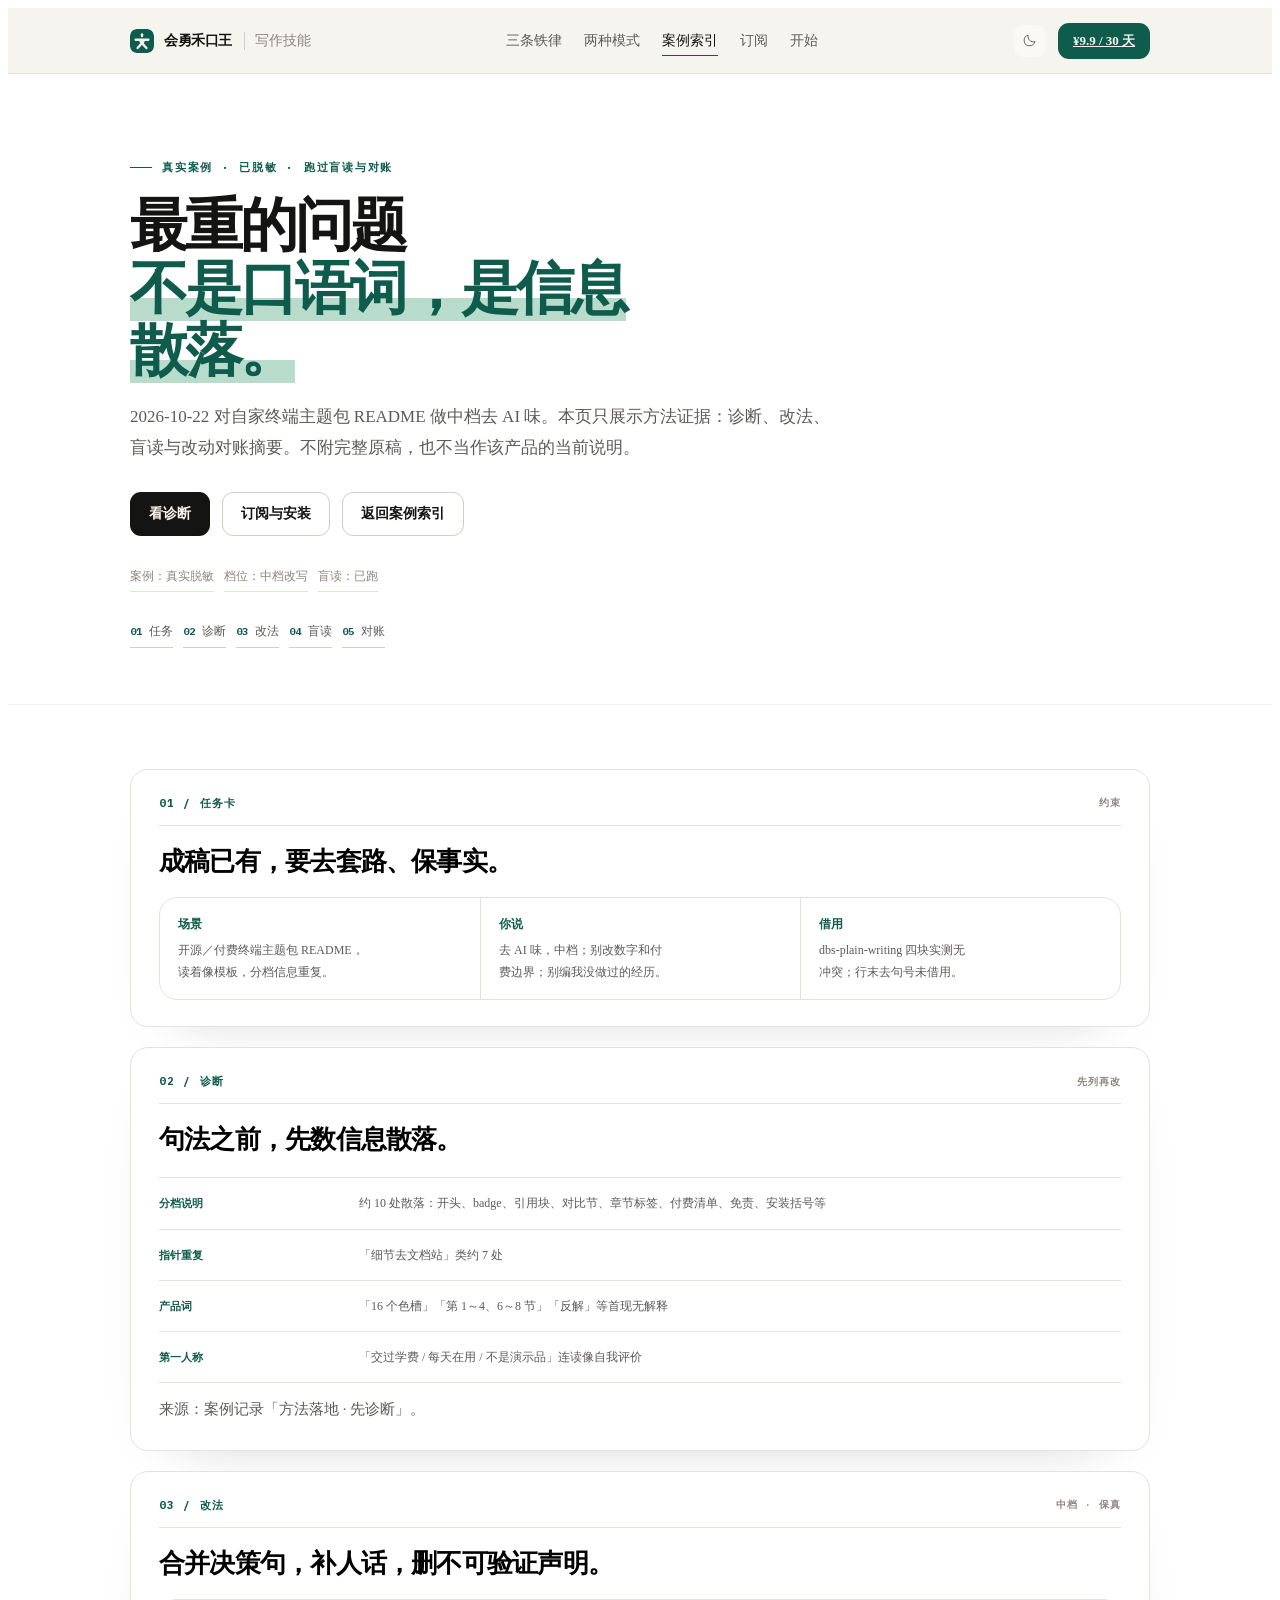
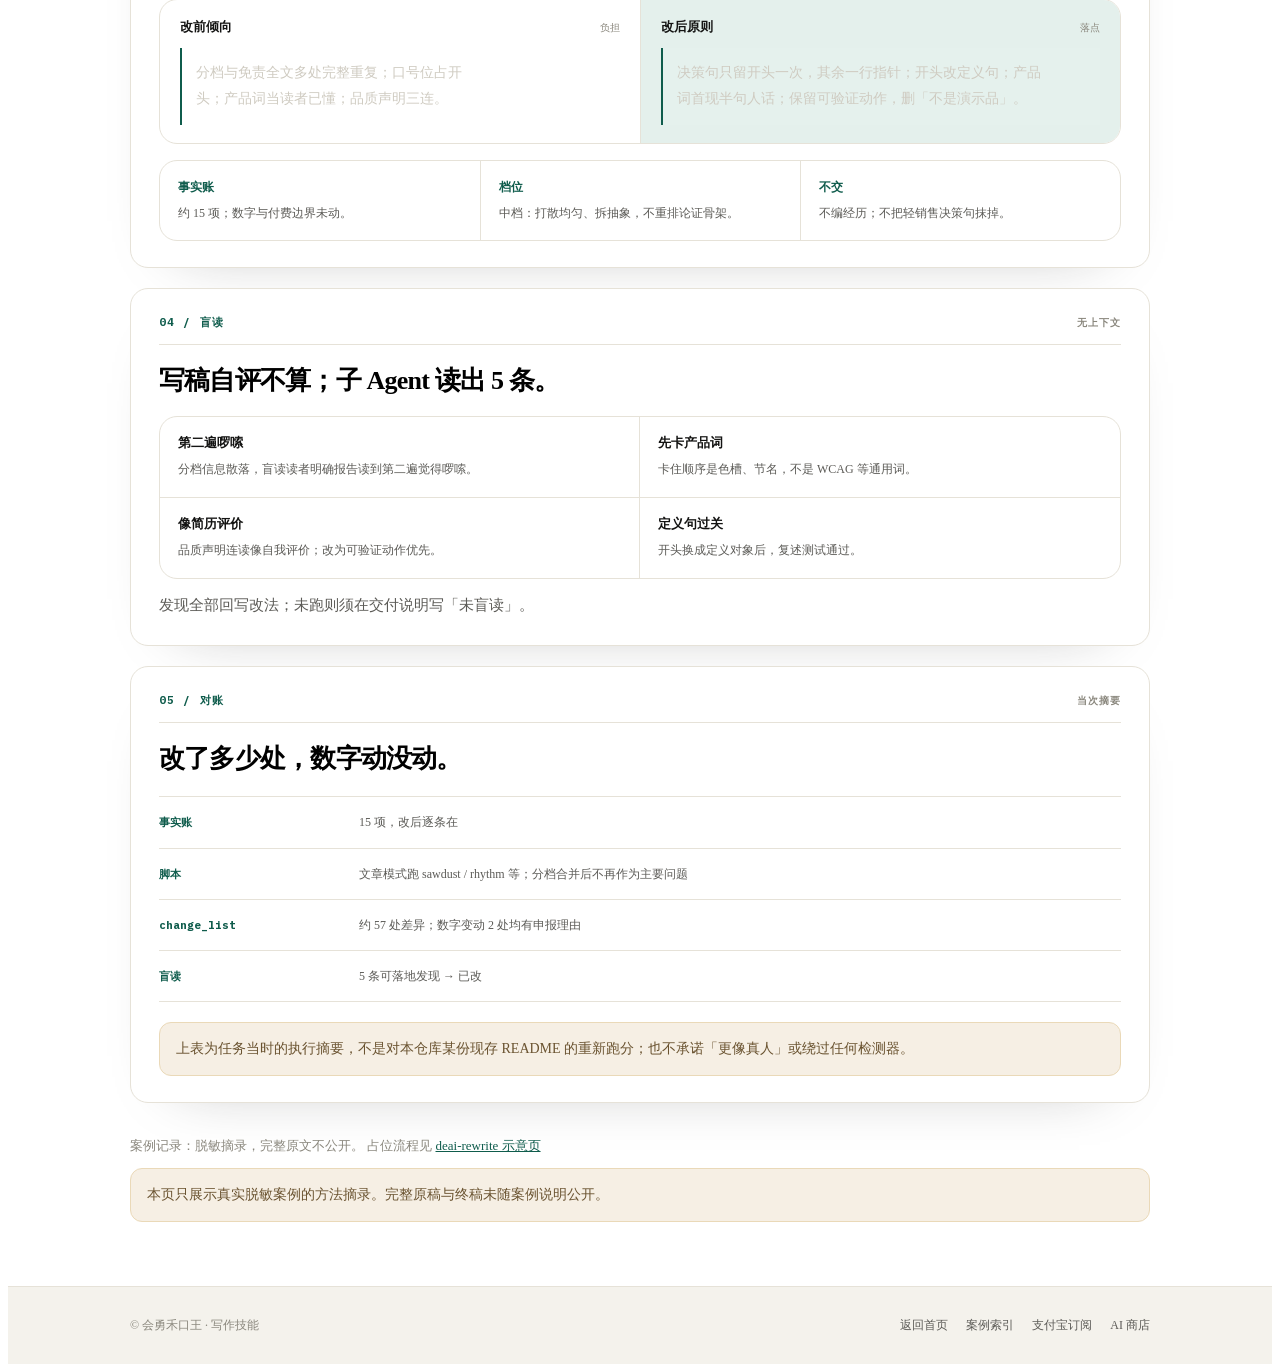
<file: docs/cases/terminal-readme-deai-case.html>
<!doctype html><html lang="zh-CN"><head><meta charset="utf-8"><meta name="viewport" content="width=device-width,initial-scale=1">
<script>(function(){try{var s=localStorage.getItem('hkw-theme');var d=s?s==='dark':matchMedia('(prefers-color-scheme: dark)').matches;document.documentElement.dataset.theme=d?'dark':'light';}catch(e){document.documentElement.dataset.theme='light';}})();</script><title>产品 README 去 AI 味 · writer-skill 案例</title><link rel="icon" href="../icon.svg?v=3" type="image/svg+xml"><link rel="stylesheet" href="../tokens.css?v=7"><link rel="stylesheet" href="style.css?v=8"><link rel="stylesheet" href="case-upgrade.css?v=10"></head><body><header class="top"><div class="wrap top-inner"><a class="brand" href="../index.html"><img class="brand-icon" src="../icon.svg?v=3" width="24" height="24" alt=""><span>会勇禾口王</span><span class="brand-sub">写作技能</span></a><nav class="nav" aria-label="主导航"><a href="../index.html#laws">三条铁律</a><a href="../index.html#modes">两种模式</a><a class="is-current" href="../index.html#more-cases">案例索引</a><a href="../index.html#plans">订阅</a><a href="../index.html#install">开始</a></nav><div class="top-actions"><button class="theme-toggle" type="button" aria-label="切换亮色 / 暗色" title="切换亮色 / 暗色"><svg class="i-moon" viewBox="0 0 24 24" aria-hidden="true"><path d="M20.4 14.1A8.6 8.6 0 0 1 9.9 3.6 8.6 8.6 0 1 0 20.4 14.1Z"/></svg><svg class="i-sun" viewBox="0 0 24 24" aria-hidden="true"><circle cx="12" cy="12" r="4.1"/><path d="M12 2.4v2.2M12 19.4v2.2M4.9 4.9l1.6 1.6M17.5 17.5l1.6 1.6M2.4 12h2.2M19.4 12h2.2M4.9 19.1l1.6-1.6M17.5 6.5l1.6-1.6"/></svg></button><a class="top-cta" href="../index.html#plans">¥9.9 / 30 天</a></div></div></header><section class="hero"><div class="wrap"><span class="label">真实案例 · 已脱敏 · 跑过盲读与对账</span><h1>最重的问题<br><span>不是口语词，是信息散落。</span></h1><p>2026-10-22 对自家终端主题包 README 做中档去 AI 味。本页只展示方法证据：诊断、改法、盲读与改动对账摘要。不附完整原稿，也不当作该产品的当前说明。</p><div class="hero-links"><a class="button primary" href="#case-diag">看诊断</a><a class="button" href="../index.html#install">订阅与安装</a><a class="button" href="../index.html#more-cases">返回案例索引</a></div><div class="statusbar"><span>案例：真实脱敏</span><span>档位：中档改写</span><span>盲读：已跑</span></div><nav class="case-jump" aria-label="案例内容导航"><a href="#case-task"><b>01</b> 任务</a><a href="#case-diag"><b>02</b> 诊断</a><a href="#case-fix"><b>03</b> 改法</a><a href="#case-blind"><b>04</b> 盲读</a><a href="#case-checks"><b>05</b> 对账</a></nav></div></section><main class="content"><div class="wrap">

<section id="case-task" class="card proof-card" style="margin-top:0"><div class="section-heading"><span class="tag">01 / 任务卡</span><span class="section-index">约束</span></div><h2>成稿已有，要去套路、保事实。</h2><div class="proof-reason" style="margin-top:18px"><div><b>场景</b><p>开源／付费终端主题包 README，读着像模板，分档信息重复。</p></div><div><b>你说</b><p>去 AI 味，中档；别改数字和付费边界；别编我没做过的经历。</p></div><div><b>借用</b><p>dbs-plain-writing 四块实测无冲突；行末去句号未借用。</p></div></div></section>

<section id="case-diag" class="card proof-card"><div class="section-heading"><span class="tag">02 / 诊断</span><span class="section-index">先列再改</span></div><h2>句法之前，先数信息散落。</h2><div class="check-list"><div class="check-row"><b>分档说明</b><span>约 10 处散落：开头、badge、引用块、对比节、章节标签、付费清单、免责、安装括号等</span></div><div class="check-row"><b>指针重复</b><span>「细节去文档站」类约 7 处</span></div><div class="check-row"><b>产品词</b><span>「16 个色槽」「第 1～4、6～8 节」「反解」等首现无解释</span></div><div class="check-row"><b>第一人称</b><span>「交过学费 / 每天在用 / 不是演示品」连读像自我评价</span></div></div><p class="evidence-caption">来源：案例记录「方法落地 · 先诊断」。</p></section>

<section id="case-fix" class="card proof-card"><div class="section-heading"><span class="tag">03 / 改法</span><span class="section-index">中档 · 保真</span></div><h2>合并决策句，补人话，删不可验证声明。</h2><div class="proof-grid"><article class="proof-side"><span class="proof-label">改前倾向 <small>负担</small></span><blockquote class="quote">分档与免责全文多处完整重复；口号位占开头；产品词当读者已懂；品质声明三连。</blockquote></article><article class="proof-side proof-after"><span class="proof-label">改后原则 <small>落点</small></span><blockquote class="quote">决策句只留开头一次，其余一行指针；开头改定义句；产品词首现半句人话；保留可验证动作，删「不是演示品」。</blockquote></article></div><div class="proof-reason"><div><b>事实账</b><p>约 15 项；数字与付费边界未动。</p></div><div><b>档位</b><p>中档：打散均匀、拆抽象，不重排论证骨架。</p></div><div><b>不交</b><p>不编经历；不把轻销售决策句抹掉。</p></div></div></section>

<section id="case-blind" class="card proof-card"><div class="section-heading"><span class="tag">04 / 盲读</span><span class="section-index">无上下文</span></div><h2>写稿自评不算；子 Agent 读出 5 条。</h2><div class="lesson-list"><article><b>第二遍啰嗦</b><p>分档信息散落，盲读读者明确报告读到第二遍觉得啰嗦。</p></article><article><b>先卡产品词</b><p>卡住顺序是色槽、节名，不是 WCAG 等通用词。</p></article><article><b>像简历评价</b><p>品质声明连读像自我评价；改为可验证动作优先。</p></article><article><b>定义句过关</b><p>开头换成定义对象后，复述测试通过。</p></article></div><p class="evidence-caption">发现全部回写改法；未跑则须在交付说明写「未盲读」。</p></section>

<section id="case-checks" class="card proof-card"><div class="section-heading"><span class="tag">05 / 对账</span><span class="section-index">当次摘要</span></div><h2>改了多少处，数字动没动。</h2><div class="check-list"><div class="check-row"><b>事实账</b><span>15 项，改后逐条在</span></div><div class="check-row"><b>脚本</b><span>文章模式跑 sawdust / rhythm 等；分档合并后不再作为主要问题</span></div><div class="check-row"><b>change_list</b><span>约 57 处差异；数字变动 2 处均有申报理由</span></div><div class="check-row"><b>盲读</b><span>5 条可落地发现 → 已改</span></div></div><aside class="notice proof-notice">上表为任务当时的执行摘要，不是对本仓库某份现存 README 的重新跑分；也不承诺「更像真人」或绕过任何检测器。</aside></section>

<p class="source">案例记录：脱敏摘录，完整原文不公开。 占位流程见 <a href="deai-rewrite.html">deai-rewrite 示意页</a></p><div class="notice">本页只展示真实脱敏案例的方法摘录。完整原稿与终稿未随案例说明公开。</div></div></main><footer class="footer"><div class="wrap"><span>© 会勇禾口王 · 写作技能</span><div class="footer-links"><a href="../index.html">返回首页</a><a href="../index.html#more-cases">案例索引</a><a href="../index.html#buy">支付宝订阅</a><a href="https://skillpay.alipay.com/public/huiyonghkw" target="_blank" rel="noreferrer">AI 商店</a></div></div></footer><script>(function(){var b=document.querySelectorAll('.theme-toggle');if(!b.length)return;var sync=function(){var d=document.documentElement.dataset.theme==='dark';b.forEach(function(x){x.setAttribute('aria-label',d?'切换到亮色模式':'切换到暗色模式');x.setAttribute('title',d?'切换到亮色模式':'切换到暗色模式');});};b.forEach(function(x){x.addEventListener('click',function(){var n=document.documentElement.dataset.theme==='dark'?'light':'dark';document.documentElement.dataset.theme=n;try{localStorage.setItem('hkw-theme',n)}catch(e){}sync();});});sync();})();</script></body></html>
</file>
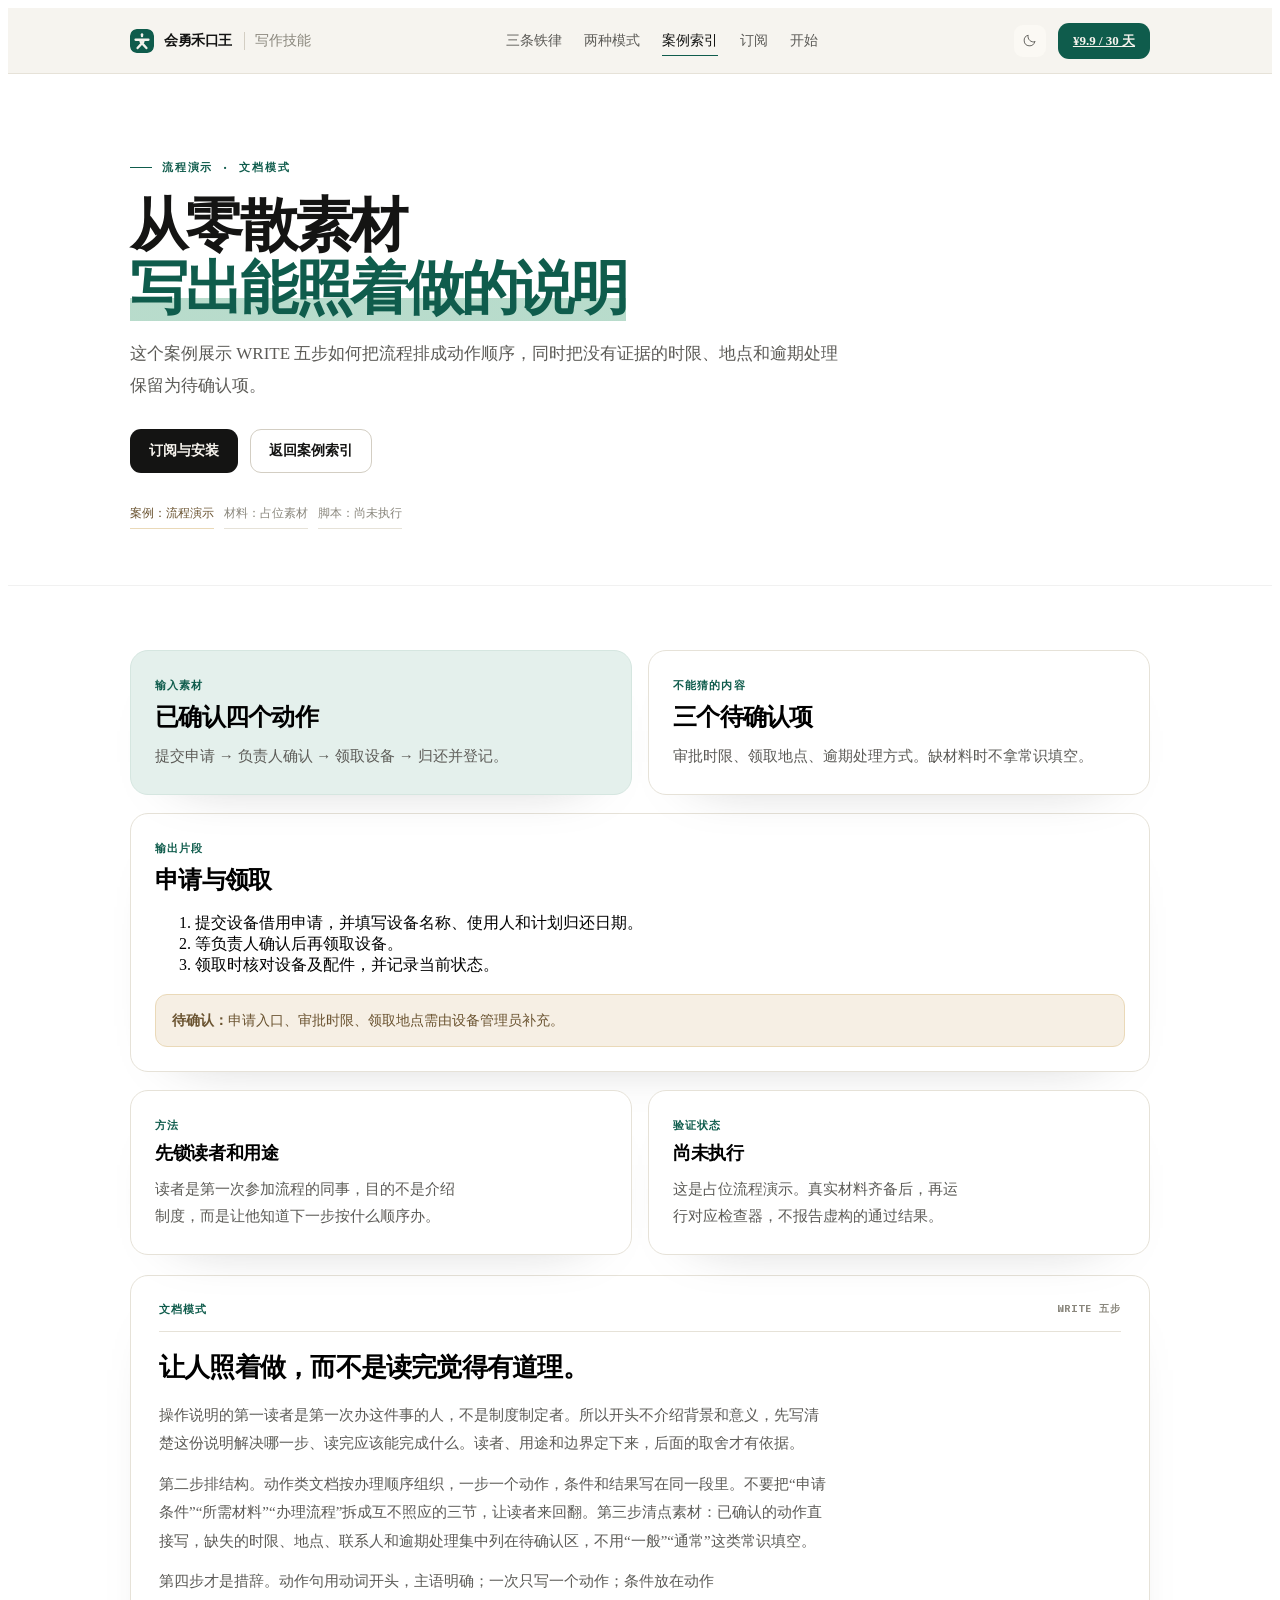
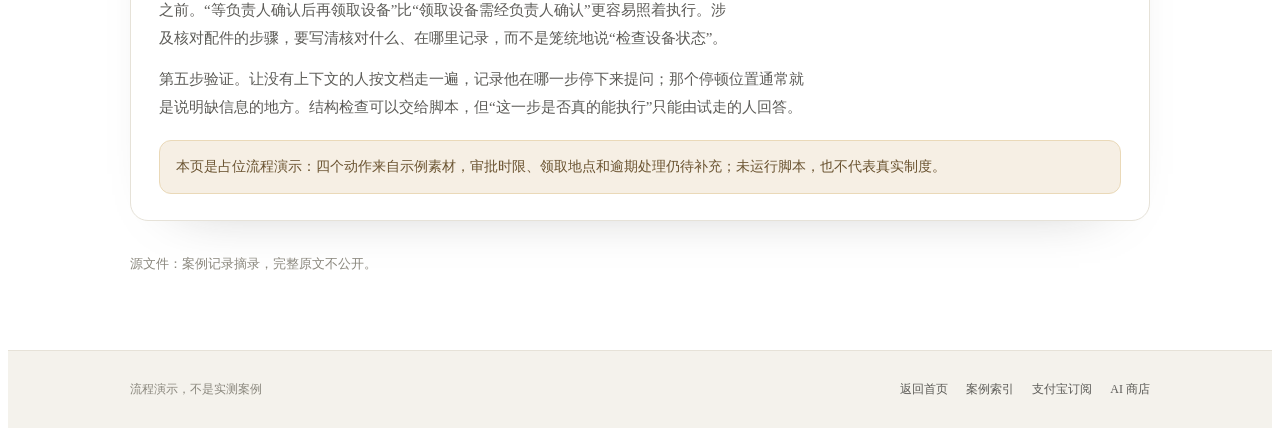
<file: docs/cases/write-sop.html>
<!doctype html><html lang="zh-CN"><head><meta charset="utf-8"><meta name="viewport" content="width=device-width,initial-scale=1">
<script>(function(){try{var s=localStorage.getItem('hkw-theme');var d=s?s==='dark':matchMedia('(prefers-color-scheme: dark)').matches;document.documentElement.dataset.theme=d?'dark':'light';}catch(e){document.documentElement.dataset.theme='light';}})();</script><title>新写操作说明 · writer-skill 案例</title><link rel="icon" href="../icon.svg?v=3" type="image/svg+xml"><link rel="stylesheet" href="../tokens.css?v=7"><link rel="stylesheet" href="style.css?v=8"><link rel="stylesheet" href="case-upgrade.css?v=10"></head><body><header class="top"><div class="wrap top-inner"><a class="brand" href="../index.html"><img class="brand-icon" src="../icon.svg?v=3" width="24" height="24" alt=""><span>会勇禾口王</span><span class="brand-sub">写作技能</span></a><nav class="nav" aria-label="主导航"><a href="../index.html#laws">三条铁律</a><a href="../index.html#modes">两种模式</a><a class="is-current" href="../index.html#more-cases">案例索引</a><a href="../index.html#plans">订阅</a><a href="../index.html#install">开始</a></nav><div class="top-actions"><button class="theme-toggle" type="button" aria-label="切换亮色 / 暗色" title="切换亮色 / 暗色"><svg class="i-moon" viewBox="0 0 24 24" aria-hidden="true"><path d="M20.4 14.1A8.6 8.6 0 0 1 9.9 3.6 8.6 8.6 0 1 0 20.4 14.1Z"/></svg><svg class="i-sun" viewBox="0 0 24 24" aria-hidden="true"><circle cx="12" cy="12" r="4.1"/><path d="M12 2.4v2.2M12 19.4v2.2M4.9 4.9l1.6 1.6M17.5 17.5l1.6 1.6M2.4 12h2.2M19.4 12h2.2M4.9 19.1l1.6-1.6M17.5 6.5l1.6-1.6"/></svg></button><a class="top-cta" href="../index.html#plans">¥9.9 / 30 天</a></div></div></header><section class="hero"><div class="wrap"><span class="label">流程演示 · 文档模式</span><h1>从零散素材<br><span>写出能照着做的说明</span></h1><p>这个案例展示 WRITE 五步如何把流程排成动作顺序，同时把没有证据的时限、地点和逾期处理保留为待确认项。</p><div class="hero-links"><a class="button primary" href="../index.html#install">订阅与安装</a><a class="button" href="../index.html#more-cases">返回案例索引</a></div><div class="statusbar"><span class="demo">案例：流程演示</span><span>材料：占位素材</span><span>脚本：尚未执行</span></div></div></section><main class="content"><div class="wrap"><div class="grid"><article class="card soft"><span class="tag">输入素材</span><h2>已确认四个动作</h2><p>提交申请 → 负责人确认 → 领取设备 → 归还并登记。</p></article><article class="card"><span class="tag">不能猜的内容</span><h2>三个待确认项</h2><p>审批时限、领取地点、逾期处理方式。缺材料时不拿常识填空。</p></article></div><div class="card" style="margin-top:18px"><span class="tag">输出片段</span><h2>申请与领取</h2><ol><li>提交设备借用申请，并填写设备名称、使用人和计划归还日期。</li><li>等负责人确认后再领取设备。</li><li>领取时核对设备及配件，并记录当前状态。</li></ol><div class="notice" style="margin-top:18px"><b>待确认：</b>申请入口、审批时限、领取地点需由设备管理员补充。</div></div><div class="grid" style="margin-top:18px"><article class="card"><span class="tag">方法</span><h3>先锁读者和用途</h3><p>读者是第一次参加流程的同事，目的不是介绍制度，而是让他知道下一步按什么顺序办。</p></article><article class="card"><span class="tag">验证状态</span><h3>尚未执行</h3><p>这是占位流程演示。真实材料齐备后，再运行对应检查器，不报告虚构的通过结果。</p></article></div><section class="card proof-card"><div class="section-heading"><span class="tag">文档模式</span><span class="section-index">WRITE 五步</span></div><h2>让人照着做，而不是读完觉得有道理。</h2><p>操作说明的第一读者是第一次办这件事的人，不是制度制定者。所以开头不介绍背景和意义，先写清楚这份说明解决哪一步、读完应该能完成什么。读者、用途和边界定下来，后面的取舍才有依据。</p><p>第二步排结构。动作类文档按办理顺序组织，一步一个动作，条件和结果写在同一段里。不要把“申请条件”“所需材料”“办理流程”拆成互不照应的三节，让读者来回翻。第三步清点素材：已确认的动作直接写，缺失的时限、地点、联系人和逾期处理集中列在待确认区，不用“一般”“通常”这类常识填空。</p><p>第四步才是措辞。动作句用动词开头，主语明确；一次只写一个动作；条件放在动作之前。“等负责人确认后再领取设备”比“领取设备需经负责人确认”更容易照着执行。涉及核对配件的步骤，要写清核对什么、在哪里记录，而不是笼统地说“检查设备状态”。</p><p>第五步验证。让没有上下文的人按文档走一遍，记录他在哪一步停下来提问；那个停顿位置通常就是说明缺信息的地方。结构检查可以交给脚本，但“这一步是否真的能执行”只能由试走的人回答。</p><div class="notice" style="margin-top:18px">本页是占位流程演示：四个动作来自示例素材，审批时限、领取地点和逾期处理仍待补充；未运行脚本，也不代表真实制度。</div></section>
<p class="source">源文件：案例记录摘录，完整原文不公开。</p></div></main><footer class="footer"><div class="wrap"><span>流程演示，不是实测案例</span><div class="footer-links"><a href="../index.html">返回首页</a><a href="../index.html#more-cases">案例索引</a><a href="../index.html#buy">支付宝订阅</a><a href="https://skillpay.alipay.com/public/huiyonghkw" target="_blank" rel="noreferrer">AI 商店</a></div></div></footer><script>(function(){var b=document.querySelectorAll('.theme-toggle');if(!b.length)return;var sync=function(){var d=document.documentElement.dataset.theme==='dark';b.forEach(function(x){x.setAttribute('aria-label',d?'切换到亮色模式':'切换到暗色模式');x.setAttribute('title',d?'切换到亮色模式':'切换到暗色模式');});};b.forEach(function(x){x.addEventListener('click',function(){var n=document.documentElement.dataset.theme==='dark'?'light':'dark';document.documentElement.dataset.theme=n;try{localStorage.setItem('hkw-theme',n)}catch(e){}sync();});});sync();})();</script></body></html>
</file>
<file: docs/tokens.css>
/* Atelier 纸面 · 共享 token（首页与案例页共用） */
/* 页面文案改动后重跑 docs/fonts/subset.sh；否则新字会回退到苹方。 */
@font-face{
  font-family:'HKW Sans SC';
  src:url('fonts/hkw-sans-sc-subset.woff2?v=8') format('woff2-variations'),
      url('fonts/hkw-sans-sc-subset.woff2?v=8') format('woff2');
  font-weight:100 900;
  font-style:normal;
  font-display:swap;
}
@font-face{
  font-family:'Plex Mono';
  src:url('fonts/ibm-plex-mono-400.woff2?v=1') format('woff2');
  font-weight:400;
  font-style:normal;
  font-display:swap;
}
@font-face{
  font-family:'Plex Mono';
  src:url('fonts/ibm-plex-mono-600.woff2?v=1') format('woff2');
  font-weight:600;
  font-style:normal;
  font-display:swap;
}
@font-face{
  font-family:'Plex Mono';
  src:url('fonts/ibm-plex-mono-700.woff2?v=1') format('woff2');
  font-weight:700;
  font-style:normal;
  font-display:swap;
}
:root{
  --ink:#141413;
  --muted:#5c5b57;
  --faint:#8a877d;
  --paper:#f4f2ec;
  --surface:#ffffff;
  --line:#e6e2d8;
  --line-strong:#d3cec3;
  --accent:#0f5c4c;
  --accent-soft:#e4f0ec;
  --warn-bg:#f6efe4;
  --warn-ink:#6a5330;
  --radius:18px;
  --shadow:0 20px 48px -34px rgba(20,20,19,.28);
  --font: 'HKW Sans SC',-apple-system,BlinkMacSystemFont,'PingFang SC','Hiragino Sans GB','Microsoft YaHei',sans-serif;
  --mono: 'Plex Mono',ui-monospace,SFMono-Regular,Menlo,monospace;
  --num: -apple-system,BlinkMacSystemFont,'SF Pro Display','Segoe UI','PingFang SC',sans-serif;
  color-scheme:light;
}
/* ============ 系统暗色模式 ============ */

:root[data-theme="dark"]{
    --ink:#ece9e1;
    --muted:#a8a49a;
    --faint:#827e74;
    --paper:#111513;
    --surface:#191f1c;
    --line:#2a312d;
    --line-strong:#3b443f;
    --accent:#6fbfa4;
    --accent-soft:rgba(111,191,164,.13);
    --warn-bg:rgba(216,176,106,.12);
    --warn-ink:#d8b06a;
    --shadow:0 24px 60px -40px rgba(0,0,0,.75);
    color-scheme:dark;
  }

*{box-sizing:border-box}
html{scroll-behavior:smooth}
:root[data-theme="dark"] body{
  margin:0;
  background-color:var(--paper);
  background-image:radial-gradient(rgba(20,20,19,.038) 1px,transparent 1px);
  background-size:24px 24px;
  background-position:-1px -1px;
  color:var(--ink);
  font-family:var(--font);
  line-height:1.7;
  overflow-x:hidden;
}
/* 纸纹：只保留极淡一层；柔光只留左上一点 */
:root[data-theme="dark"] body::before{
  content:"";
  position:fixed;
  inset:0;
  pointer-events:none;
  z-index:0;
  background:radial-gradient(60% 42% at 8% -6%,rgba(15,92,76,.07),transparent 58%);
}
:root[data-theme="dark"] body::after{
  content:"";
  position:fixed;
  inset:0;
  pointer-events:none;
  z-index:0;
  opacity:.022;
  background-image:url("data:image/svg+xml,%3Csvg viewBox='0 0 220 220' xmlns='http://www.w3.org/2000/svg'%3E%3Cfilter id='n'%3E%3CfeTurbulence type='fractalNoise' baseFrequency='0.9' numOctaves='2' stitchTiles='stitch'/%3E%3C/filter%3E%3Crect width='100%25' height='100%25' filter='url(%23n)'/%3E%3C/svg%3E");
}
:root[data-theme="dark"] body>*:not(.nav):not(.progress){position:relative;z-index:1}
a:focus-visible,button:focus-visible{
  outline:2px solid var(--accent);
  outline-offset:3px;
  border-radius:6px;
}
@media(prefers-reduced-motion:reduce){
  html{scroll-behavior:auto}
}
</file>
<file: docs/cases/style.css>
/* 案例页组件层；色板/字体/纸纹见 ../tokens.css */
.wrap{max-width:920px;margin:auto;padding:0 24px}
.top{height:60px;background:rgba(255,255,255,.72);border-bottom:1px solid rgba(20,20,19,.06);backdrop-filter:blur(16px) saturate(1.2)}
.top .wrap{height:100%;display:flex;align-items:center;justify-content:space-between}
.brand{display:inline-flex;align-items:center;gap:10px;color:var(--ink);text-decoration:none;font-weight:700;letter-spacing:-.03em;font-size:14px}
.brand-icon{width:22px;height:22px;border-radius:6px;flex:none;display:block}
.nav{display:flex;gap:18px;font-size:13px}
.nav a,.back{color:var(--muted);text-decoration:none}
.nav a:hover,.back:hover{color:var(--ink)}
.hero{padding:80px 0 60px;text-align:left;border-bottom:1px solid rgba(20,20,19,.06);background:transparent}
.label,.tag{font:700 11px var(--mono);letter-spacing:.1em;text-transform:uppercase;color:var(--accent)}
.label{display:inline-flex;align-items:center;gap:10px;border:0;background:transparent;border-radius:0;padding:0}
.label::before{content:"";width:16px;height:1px;background:var(--accent)}
.hero h1{margin:20px 0 0;max-width:18ch;font-size:clamp(38px,5.2vw,56px);line-height:1.08;letter-spacing:-.045em;font-weight:800;color:var(--ink)}
.hero h1 span{background:none;-webkit-background-clip:unset;background-clip:unset;color:var(--accent);font-style:normal;font-weight:inherit}
.hero p{max-width:640px;margin:18px 0 0;color:var(--muted);font-size:16px;line-height:1.85}
.hero-links{margin-top:28px;display:flex;gap:12px;justify-content:flex-start;flex-wrap:wrap}
.button{display:inline-flex;align-items:center;padding:11px 18px;border-radius:var(--radius);text-decoration:none;font-size:14px;font-weight:600;border:1px solid var(--line-strong);background:#fff;color:var(--ink);transition:border-color .2s ease,background .2s ease}
.button:hover{border-color:var(--ink)}
.button.primary{color:#f7f4ee;border-color:transparent;background:var(--ink)}
.button.primary:hover{background:#242320}
.content{padding:56px 0}
.grid{display:grid;grid-template-columns:1fr 1fr;gap:16px}
.card{background:var(--surface);border:1px solid var(--line);border-radius:var(--radius);padding:24px;box-shadow:0 18px 44px -40px rgba(20,20,19,.32)}
.soft{background:var(--accent-soft);border-color:#d5e6e0}
.card h2,.card h3{margin:9px 0 10px;line-height:1.3;letter-spacing:-.02em}
.card h2{font-size:24px;font-weight:750}
.card h3{font-size:18px;font-weight:700}
.card p{margin:0;color:var(--muted);font-size:15px;line-height:1.8}
.card ul{margin:14px 0 0;padding-left:20px;color:var(--muted);font-size:14px}
.section-title{font-size:30px;line-height:1.25;letter-spacing:-.04em;margin:0 0 24px}
.quote{margin:0;border-left:2px solid var(--accent);background:rgba(244,242,236,.7);padding:16px 18px;color:#3d3c38;font-size:15px;line-height:1.9;border-radius:0 10px 10px 0}
.table{width:100%;border-collapse:collapse;font-size:14px}
.table-wrap{max-width:100%;overflow-x:auto;overscroll-behavior-x:contain}
.table-wrap::-webkit-scrollbar{height:6px}
.table-wrap::-webkit-scrollbar-thumb{background:rgba(20,20,19,.16);border-radius:3px}
.table-wrap::-webkit-scrollbar-track{background:transparent}
.table th,.table td{text-align:left;padding:10px 9px;border-bottom:1px solid var(--line);vertical-align:top;white-space:nowrap}
.table th:first-child,.table td:first-child{padding-left:12px}
.table th:last-child,.table td:last-child{padding-right:12px}
.table--wrap th,.table--wrap td{white-space:normal;min-width:180px}
.table th{font-weight:700;color:var(--muted);background:rgba(244,242,236,.7)}
.notice{padding:14px 16px;border-radius:var(--radius);background:var(--warn-bg);border:1px solid #ead9b8;color:var(--warn-ink);font-size:14px;line-height:1.7}
.status{display:inline-flex;padding:5px 10px;border-radius:var(--radius);background:var(--accent-soft);color:var(--accent);font:700 11px var(--mono)}
.statusbar{display:flex;flex-wrap:wrap;gap:10px;margin-top:26px}
.statusbar span{display:inline-flex;align-items:center;gap:6px;padding:6px 0;border:0;border-radius:0;background:transparent;font-size:12px;color:var(--faint);border-bottom:1px solid var(--line)}
.statusbar .demo{background:transparent;color:var(--warn-ink);border-bottom-color:#ead9b8}
.footer{border-top:1px solid var(--line);padding:28px 0;color:var(--faint);font-size:13px}
.footer .wrap{display:flex;justify-content:space-between;gap:12px}
.footer a{color:var(--muted);text-decoration:none}
.footer a:hover{color:var(--ink)}
.source{font-size:13px;color:var(--faint);margin-top:34px}
.source a{color:var(--accent)}
/* proof-* / outline / lesson 细节由 case-upgrade.css 接管 */
.proof-card{scroll-margin-top:24px}
.evidence-caption{overflow-wrap:anywhere}
@media(max-width:700px){
  .check-row{grid-template-columns:1fr;gap:6px}
  .table--wrap th,.table--wrap td{min-width:0}
  .wrap{padding:0 18px}
  .nav{display:none}
  .hero{padding:56px 0 42px}
  .hero h1{font-size:36px;max-width:none}
  .hero p{font-size:15px}
  .grid{grid-template-columns:1fr}
  .content{padding:42px 0}
  .footer .wrap{flex-direction:column}
}
</file>
<file: docs/cases/case-upgrade.css>
/* 案例页升级层：与首页 atelier 纸面 token 对齐 */

.case-jump{display:flex;flex-wrap:wrap;justify-content:flex-start;gap:10px;margin-top:24px}
.nowrap{white-space:nowrap}
.case-jump a{display:inline-flex;align-items:center;gap:7px;padding:7px 0;border:0;border-bottom:1px solid var(--line-strong);border-radius:0;background:transparent;color:var(--muted);text-decoration:none;font-size:12px}
.case-jump a b{font:700 10px var(--mono);color:var(--accent)}
.case-jump a:hover{color:var(--ink);border-bottom-color:var(--ink)}

.section-heading{display:flex;justify-content:space-between;align-items:center;flex-wrap:wrap;gap:4px 14px;padding-bottom:14px;margin-bottom:18px;border-bottom:1px solid var(--line)}
.section-index{font:700 10px var(--mono);letter-spacing:.1em;color:var(--faint);text-transform:uppercase}

/* 外层 section.card：统一留白，不再被 padding:8px 0 冲掉 */
.card.proof-card{padding:26px 28px;margin-top:20px}
.card.proof-card:first-child{margin-top:0}
.proof-card h2{font-size:26px;line-height:1.35;letter-spacing:-.03em;margin:0 0 16px;font-weight:750}
.proof-card>p{max-width:680px;margin:12px 0 0;line-height:1.9}

/* 并排 / 三格：整块面板 + 内部分割线（不要「卡片套卡片」） */
.proof-grid{
  display:grid;
  grid-template-columns:1fr 1fr;
  gap:0;
  margin-top:18px;
  border:1px solid var(--line);
  border-radius:var(--radius);
  overflow:hidden;
  background:var(--surface);
}
.proof-side{
  padding:18px 20px;
  min-width:0;
  border:0;
  border-radius:0;
  background:transparent;
}
.proof-side+.proof-side{border-left:1px solid var(--line)}
.proof-after{background:var(--accent-soft)}
.proof-label{display:flex;justify-content:space-between;gap:10px;align-items:baseline;margin-bottom:12px;font-size:13px;font-weight:700;color:var(--ink)}
.proof-label small{font-size:10px;font-weight:400;color:var(--faint)}

/* 引用条：竖线贴齐内容区，不顶破面板 */
.proof-side .quote{
  margin:0;
  border-left:2px solid var(--accent);
  border-radius:0;
  padding:12px 14px;
  font-size:14px;
  line-height:1.9;
  background:rgba(244,242,236,.65);
}
.proof-after .quote{background:rgba(255,252,247,.7);border-left-color:var(--accent)}

.proof-reason{
  display:grid;
  grid-template-columns:repeat(3,1fr);
  gap:0;
  margin-top:16px;
  border:1px solid var(--line);
  border-radius:var(--radius);
  overflow:hidden;
  background:var(--surface);
}
.proof-reason>div{
  padding:16px 18px;
  border:0;
  border-radius:0;
  background:transparent;
}
.proof-reason>div+div{border-left:1px solid var(--line)}
.proof-reason b{font-size:12px;color:var(--accent)}
.proof-reason p{margin:6px 0 0;font-size:12px;line-height:1.85;color:var(--muted)}

.evidence-caption{font-size:12px;line-height:1.8;color:var(--faint);margin-top:16px}

.outline-list{
  list-style:none;
  counter-reset:outline;
  padding:0;
  margin:20px 0 0;
  display:grid;
  grid-template-columns:1fr 1fr;
  gap:0;
  border:1px solid var(--line);
  border-radius:var(--radius);
  overflow:hidden;
  background:var(--surface);
}
.outline-list li{
  counter-increment:outline;
  position:relative;
  padding:14px 16px 14px 44px;
  border:0;
  border-bottom:1px solid var(--line);
  border-radius:0;
  background:transparent;
}
.outline-list li::before{
  content:counter(outline,decimal-leading-zero);
  position:absolute;
  left:16px;top:17px;
  font:700 10px/1.6 var(--num);
  color:var(--faint);
  letter-spacing:.02em;
  font-variant-numeric:tabular-nums;
}
.outline-list li:nth-child(odd){border-right:1px solid var(--line)}
.outline-list li:nth-child(1),
.outline-list li:nth-child(2){background:var(--accent-soft)}
.outline-list li:nth-child(1)::before,
.outline-list li:nth-child(2)::before{color:var(--accent)}
.outline-list li:nth-last-child(-n+2){border-bottom:0}
.outline-list li:last-child:nth-child(odd){grid-column:1/-1;border-right:0}
.outline-list span{font-size:13px;font-weight:600;line-height:1.6}
.outline-list small{font-size:11px;line-height:1.7;color:var(--muted);margin-left:6px}

.evidence-pair{align-items:stretch;border:0;background:none;overflow:visible;gap:0}
.evidence-pair>article{display:flex;flex-direction:column}

.quote-formula{
  margin:16px 0;
  padding:14px 16px;
  font:700 13px/2 var(--mono);
  background:rgba(244,242,236,.65);
  border-left:2px solid var(--accent);
  border-radius:0;
  color:#3d3c38;
}
.quote-formula br+span,.quote-formula span{color:var(--accent);font-weight:700}
.quote-formula span{display:block;margin-top:8px;padding-top:8px;border-top:1px dashed #c9ddd6}

.source-stamp{
  display:inline-flex;
  flex-direction:column;
  gap:2px;
  margin:16px 0 0;
  padding:9px 12px;
  border:1px solid #d5e6e0;
  border-radius:var(--radius);
  background:var(--accent-soft);
  color:var(--accent);
  font-size:12px;
  font-weight:600;
}
.source-stamp small{font:700 9px var(--mono);letter-spacing:.08em;color:var(--faint)}

.mini{margin-top:16px;border:1px solid var(--line);border-radius:var(--radius);background:rgba(255,252,247,.92);overflow:hidden}
.mini-head{display:flex;align-items:center;justify-content:space-between;gap:10px;padding:9px 14px;border-bottom:1px solid var(--line);background:rgba(244,242,236,.72);font:700 11px/1 var(--mono);letter-spacing:.08em;text-transform:uppercase;color:var(--faint)}
.mini table{width:100%;border-collapse:collapse;font-size:12.5px}
.mini th,.mini td{padding:8px 10px;text-align:left;border-bottom:1px solid var(--line);font-variant-numeric:tabular-nums;white-space:nowrap}
.mini th{font:700 10px/1 var(--mono);letter-spacing:.08em;text-transform:uppercase;color:var(--faint);background:rgba(255,252,247,.6)}
.mini tr:last-child td{border-bottom:0}

.check-list{margin-top:20px;border-top:1px solid var(--line)}
.check-row{
  display:grid;
  grid-template-columns:180px minmax(0,1fr);
  gap:20px;
  padding:14px 0;
  border-bottom:1px solid var(--line);
  align-items:baseline;
}
.check-row b{font:700 11px var(--mono);color:var(--accent)}
.check-row span{font-size:12px;line-height:1.85;color:var(--muted)}
.proof-notice{margin-top:20px}

.lesson-list{display:grid;grid-template-columns:1fr 1fr;gap:0;margin-top:18px;border:1px solid var(--line);border-radius:var(--radius);overflow:hidden;background:var(--surface)}
.lesson-list article{padding:16px 18px;border:0;border-radius:0;background:transparent;box-shadow:none}
.lesson-list article:nth-child(odd){border-right:1px solid var(--line)}
.lesson-list article:nth-child(n+3){border-top:1px solid var(--line)}
.lesson-list b{font-size:13px;color:var(--ink)}
.lesson-list p{margin:6px 0 0;font-size:12px;line-height:1.9;color:var(--muted)}
.lesson-list code{font-size:11px;background:var(--accent-soft);padding:2px 5px;border-radius:4px;color:var(--accent)}

.proof-after .table th{background:rgba(255,252,247,.55);color:var(--accent)}

@media(max-width:700px){
  .card.proof-card{padding:20px 18px}
  .lesson-list{grid-template-columns:1fr}
  .lesson-list article:nth-child(odd){border-right:0}
  .lesson-list article+article{border-top:1px solid var(--line)}
  .proof-card h2{font-size:22px}
  .proof-grid{grid-template-columns:1fr}
  .proof-side+.proof-side{border-left:0;border-top:1px solid var(--line)}
  .proof-reason{grid-template-columns:1fr}
  .proof-reason>div+div{border-left:0;border-top:1px solid var(--line)}
  .outline-list{grid-template-columns:1fr}
  .outline-list li:nth-child(odd){border-right:0}
  .outline-list li{border-bottom:1px solid var(--line)}
  .outline-list li:last-child{border-bottom:0}
  .check-row{grid-template-columns:1fr;gap:4px}
  .check-row b{font-size:10px}
  .case-jump{justify-content:flex-start}
  .section-heading{padding-bottom:10px;margin-bottom:14px}
}

/* ============ 与首页一致的壳层（2026-11） ============ */
html{scroll-padding-top:84px}
.wrap{max-width:1080px;padding:0 30px}
.top{position:sticky;top:0;z-index:90;height:66px;background:rgba(244,242,236,.82);border-bottom:1px solid var(--line);backdrop-filter:blur(18px) saturate(1.25)}
.top-inner{height:100%;display:flex;align-items:center;justify-content:space-between;gap:24px}
.brand{font-size:14px;font-weight:750;letter-spacing:-.03em;gap:10px;min-width:0}
.brand-icon{width:24px;height:24px;border-radius:7px}
.brand-sub{color:var(--faint);font-weight:550;letter-spacing:0;padding-left:10px;margin-left:2px;border-left:1px solid var(--line-strong);white-space:nowrap}
.nav{display:flex;align-items:center;gap:22px;font-size:13.5px;color:var(--muted)}
.nav a{position:relative;color:var(--muted);white-space:nowrap}
.nav a::after{content:"";position:absolute;left:0;right:0;bottom:-6px;height:1px;background:var(--accent);transform:scaleX(0);transform-origin:left;transition:transform .25s cubic-bezier(.22,1,.36,1)}
.nav a:hover{color:var(--ink)}
.nav a:hover::after,.nav a.is-current::after{transform:scaleX(1)}
.nav a.is-current{color:var(--ink)}

.theme-toggle{display:inline-flex;align-items:center;justify-content:center;width:32px;height:32px;flex:none;padding:0;border:1px solid var(--line-2);border-radius:9px;background:rgba(255,253,248,.55);color:var(--muted);cursor:pointer;transition:border-color .2s,color .2s,background .2s,transform .2s var(--ease)}
.theme-toggle:hover{border-color:var(--ink);color:var(--ink);transform:translateY(-1px)}
.theme-toggle svg{width:15px;height:15px;fill:none;stroke:currentColor;stroke-width:1.5;stroke-linecap:round;stroke-linejoin:round}
.theme-toggle .i-sun{display:none}
.theme-toggle .i-moon{display:block}
.theme-toggle--mobile{display:none}
:root[data-theme="dark"] .theme-toggle{background:rgba(255,253,248,.04)}
:root[data-theme="dark"] .theme-toggle .i-sun{display:block}
:root[data-theme="dark"] .theme-toggle .i-moon{display:none}
@media(max-width:960px){.theme-toggle--mobile{display:inline-flex}}
.top-actions{display:flex;align-items:center;gap:12px;flex:none}
.top-cta{display:inline-flex;align-items:center;justify-content:center;padding:9px 15px;border-radius:11px;background:var(--accent);color:#f7f4ee;font-size:13px;font-weight:650;white-space:nowrap;box-shadow:0 14px 30px -20px rgba(15,92,76,.8);transition:background .2s,transform .2s}
.top-cta:hover{background:#0b4a3d;transform:translateY(-1px)}
.hero{padding:80px 0 56px}
.hero h1{font-size:clamp(38px,5vw,58px);line-height:1.08;letter-spacing:-.05em;font-weight:800}
.hero h1 span{color:var(--accent);background-image:linear-gradient(transparent 64%,rgba(157,206,184,.72) 64%);box-decoration-break:clone;-webkit-box-decoration-break:clone}
.hero p{font-size:17px;line-height:1.85;max-width:42em}
.hero-links .button,.button{border-radius:11px;padding:12px 18px;font-size:13.5px;font-weight:650}
.button{background:var(--surface);border-color:var(--line-strong)}
.button.primary{background:var(--ink);color:#f7f4ee;border-color:transparent}
.button.primary:hover{background:#242320}
.label{letter-spacing:.16em}
.label::before{width:22px}
.content{padding:64px 0}
.card{border-radius:18px;box-shadow:0 24px 60px -50px rgba(20,20,19,.4)}
.card h2{letter-spacing:-.03em}
.notice{border-radius:12px}
.footer{padding:30px 0;background:var(--paper);border-top:1px solid var(--line);font-size:12px;color:var(--faint)}
.footer .wrap{display:flex;flex-wrap:wrap;justify-content:space-between;gap:14px}
.footer-links{display:flex;flex-wrap:wrap;gap:18px}
.footer a{color:var(--muted)}
.footer a:hover{color:var(--ink)}
.proof-card{scroll-margin-top:84px}
/* 长文案例：正文 + 边栏，避免超长行宽与右侧空档 */
.proof-card--split{display:grid;grid-template-columns:minmax(0,600px) minmax(200px,320px);gap:64px;align-items:start;justify-content:space-between}
.proof-main{min-width:0}
.proof-card--split .proof-main>p{max-width:600px;margin:15px 0 0;line-height:1.95}
.proof-card--split h2{text-wrap:balance}
.proof-aside{position:sticky;top:96px;border-top:1px solid var(--line);padding-top:14px;min-width:0}
.aside-k{font:700 9px/1 var(--mono);letter-spacing:.12em;color:var(--faint)}
.proof-aside ol{list-style:none;margin:12px 0 0;padding:0}
.proof-aside li{display:grid;grid-template-columns:24px minmax(0,1fr);gap:3px 10px;padding:12px 0;border-bottom:1px solid var(--line)}
.proof-aside b{grid-row:1/3;font:700 9.5px/1.6 var(--num);color:var(--green);font-variant-numeric:tabular-nums}
.proof-aside span{font-size:12.5px;font-weight:700;letter-spacing:-.01em}
.proof-aside em{font-style:normal;font-size:11px;line-height:1.6;color:var(--faint)}
@media(max-width:960px){
  .proof-card--split{grid-template-columns:1fr;gap:26px}
  .proof-aside{position:static}
}

@media(max-width:900px){
  .top-inner>.theme-toggle{margin-left:auto}
  .wrap{padding:0 18px}
  .nav{display:none}
  .top-cta{display:inline-flex}
}
@media(max-width:700px){
  .brand-sub{display:none}
  .top-inner{gap:10px}
  .top-cta{padding:8px 11px;font-size:12px}
  .theme-toggle{width:30px;height:30px}
  .hero{padding:54px 0 40px}
  .hero h1{font-size:clamp(34px,9.4vw,46px);max-width:none}
  .hero p{font-size:15.5px}
  .hero-links{flex-direction:column;align-items:stretch}
  .hero-links .button{width:100%;justify-content:center}
  .content{padding:42px 0}
  .footer .wrap{flex-direction:column}
}
/* ============ 系统暗色模式 ============ */

:root[data-theme="dark"] .top{background:rgba(17,21,19,.82)}
:root[data-theme="dark"] .top-cta{background:#2f7d68;box-shadow:0 14px 30px -20px rgba(0,0,0,.8)}
:root[data-theme="dark"] .top-cta:hover{background:#3a9079}
:root[data-theme="dark"] .hero{border-bottom-color:rgba(255,253,248,.06)}
:root[data-theme="dark"] .hero h1 span{background-image:linear-gradient(transparent 64%,rgba(157,206,184,.16) 64%)}
:root[data-theme="dark"] .button{background:var(--surface);color:var(--ink)}
:root[data-theme="dark"] .button.primary{background:#e8e5dd;color:#141413;border-color:transparent}
:root[data-theme="dark"] .button.primary:hover{background:#f7f4ee}
:root[data-theme="dark"] .card{box-shadow:0 24px 60px -50px rgba(0,0,0,.8)}
:root[data-theme="dark"] .soft{border-color:rgba(111,191,164,.24)}
:root[data-theme="dark"] .quote,.proof-side .quote{background:rgba(255,253,248,.04);color:#cfcbc1}
:root[data-theme="dark"] .proof-after .quote{background:rgba(255,253,248,.05)}
:root[data-theme="dark"] .table th{background:rgba(255,253,248,.045)}
:root[data-theme="dark"] .table-wrap::-webkit-scrollbar-thumb{background:rgba(255,253,248,.16)}
:root[data-theme="dark"] .notice{border-color:rgba(216,176,106,.22)}
:root[data-theme="dark"] .statusbar .demo{border-bottom-color:rgba(216,176,106,.3)}
:root[data-theme="dark"] .source-stamp{border-color:rgba(111,191,164,.24)}
:root[data-theme="dark"] .mini{background:rgba(25,31,28,.92)}
:root[data-theme="dark"] .mini-head{background:rgba(255,253,248,.035)}
:root[data-theme="dark"] .mini th{background:rgba(255,253,248,.045)}
:root[data-theme="dark"] .proof-after .table th{background:rgba(255,253,248,.045)}
:root[data-theme="dark"] .footer{background:var(--paper)}

/* 无 class 的裸表格同样单行 */
.table-wrap>table th,.table-wrap>table td{white-space:nowrap}

/* 窄屏段尾孤行：短段落平衡断行 */
.card p,.card li,.proof-card>p,.proof-main>p,.proof-reason p,.quote,.notice,.evidence-caption,.check-row span,.mini td,.proof-aside em,.proof-aside span,.statusbar span,.case-jump a{text-wrap:balance}
</file>
<file: docs/cases/family-pension-case.css>
/* 家庭养老案例：与首页当前版本保持一致，不覆盖其他案例页。 */
:root{
  --ink:#1a1a1a;
  --muted:#52524e;
  --faint:#676762;
  --paper:#f7f8f7;
  --surface:#ffffff;
  --line:#e8eae8;
  --line-2:#d8dad8;
  --line-strong:#d8dad8;
  --accent:#0a7d64;
  --green:#0a7d64;
  --accent-soft:#e8f4f0;
  --radius:16px;
  --shadow-1:0 1px 2px rgba(20,20,19,.05),0 2px 6px -2px rgba(20,20,19,.05);
}
:root[data-theme="dark"]{
  --ink:#ece9e1;
  --muted:#a0a09a;
  --faint:#707068;
  --paper:#0c0d0c;
  --surface:#1a1b1a;
  --line:#2a2b2a;
  --line-2:#3a3b3a;
  --line-strong:#3a3b3a;
  --accent:#4ecca3;
  --green:#4ecca3;
  --accent-soft:rgba(78,204,163,.12);
}
body{
  background-color:var(--paper);
  background-image:radial-gradient(ellipse 100% 80% at 50% -20%,rgba(10,125,100,.03),transparent 50%),radial-gradient(rgba(26,26,26,.018) 1px,transparent 1px);
  background-size:100% 100%,20px 20px;
  background-position:0 0,-1px -1px;
  color:var(--ink);
  font-family:var(--font);
}
.wrap{max-width:1180px;padding:0 30px}
.top{height:66px;background:rgba(247,248,247,.85);border-bottom-color:var(--line)}
.brand-sub{border-left-color:var(--line-2)}
.nav a::after{background:var(--accent)}
.top-cta{background:var(--accent);border-radius:11px}
.label,.tag{color:var(--accent);font-family:var(--mono);font-weight:700}
.hero{padding:78px 0 54px;border-bottom-color:var(--line)}
.hero h1{
  margin-top:26px;
  max-width:15ch;
  font-family:var(--font);
  font-size:clamp(48px,6.5vw,88px);
  font-weight:900;
  line-height:.98;
  letter-spacing:-.055em;
  text-wrap:balance;
}
.hero h1 span{
  color:var(--accent);
  font-style:normal;
  font-weight:inherit;
  background-image:linear-gradient(100deg,rgba(157,206,184,.62),rgba(157,206,184,.46) 62%,rgba(157,206,184,.34));
  background-repeat:no-repeat;
  background-position:0 88%;
  background-size:100% .3em;
  box-decoration-break:clone;
  -webkit-box-decoration-break:clone;
}
.hero p{max-width:42em;font-size:17px;line-height:1.88;color:var(--muted)}
.hero-links{gap:10px;margin-top:32px}
.hero-links .button,.button{
  padding:13px 20px;
  border-radius:11px;
  font-size:14px;
  font-weight:650;
  line-height:1.2;
  transition:transform .2s ease,background .2s ease,border-color .2s ease;
}
.button:hover{transform:translateY(-1px)}
.button.primary{background:var(--ink);color:#f7f4ee;box-shadow:0 12px 26px -18px rgba(20,20,19,.7)}
.statusbar span,.case-jump a{color:var(--faint)}
.content{padding:80px 0}
.card{
  border-color:var(--line);
  border-radius:16px;
  box-shadow:var(--shadow-1),inset 0 1px 0 rgba(255,255,255,.9);
}
.card.proof-card{padding:26px;margin-top:18px}
.proof-card h2{
  font-family:var(--font);
  font-size:clamp(24px,2.6vw,30px);
  font-weight:760;
  line-height:1.25;
  letter-spacing:-.035em;
  text-wrap:balance;
}
.section-index,.evidence-caption{color:var(--faint)}
.proof-reason b,.check-row b{color:var(--accent)}
.proof-after,.outline-list li:nth-child(1),.outline-list li:nth-child(2){background:var(--accent-soft)}
.notice{border-radius:12px}
.footer{padding:30px 0;background:var(--paper);border-top-color:var(--line);font-size:12px;color:var(--faint)}
:root[data-theme="dark"] body{background-image:radial-gradient(rgba(255,255,255,.018) 1px,transparent 1px);background-size:20px 20px}
:root[data-theme="dark"] .top{background:rgba(12,13,12,.85)}
:root[data-theme="dark"] .top-cta{color:#0c0d0c}
:root[data-theme="dark"] .hero{border-bottom-color:var(--line)}
:root[data-theme="dark"] .hero h1 span{background-image:linear-gradient(100deg,rgba(157,206,184,.24),rgba(157,206,184,.15) 62%,rgba(157,206,184,.10))}
:root[data-theme="dark"] .button.primary{background:#e8e5dd;color:#141413}
:root[data-theme="dark"] .card{box-shadow:0 1px 2px rgba(0,0,0,.16)}
@media(max-width:1080px){
  .hero h1{font-size:clamp(42px,6.2vw,74px)}
}
@media(max-width:960px){
  .wrap{padding:0 24px}
  .hero h1{font-size:clamp(44px,7.4vw,70px)}
}
@media(max-width:700px){
  .wrap{padding:0 18px}
  .hero{padding:54px 0 44px}
  .hero h1{max-width:none;font-size:clamp(36px,10.6vw,52px);letter-spacing:-.05em}
  .hero p{font-size:16px}
  .hero-links .button{width:100%}
  .content{padding:48px 0}
  .card.proof-card{padding:20px 18px}
  .proof-card h2{font-size:23px}
}
</file>
